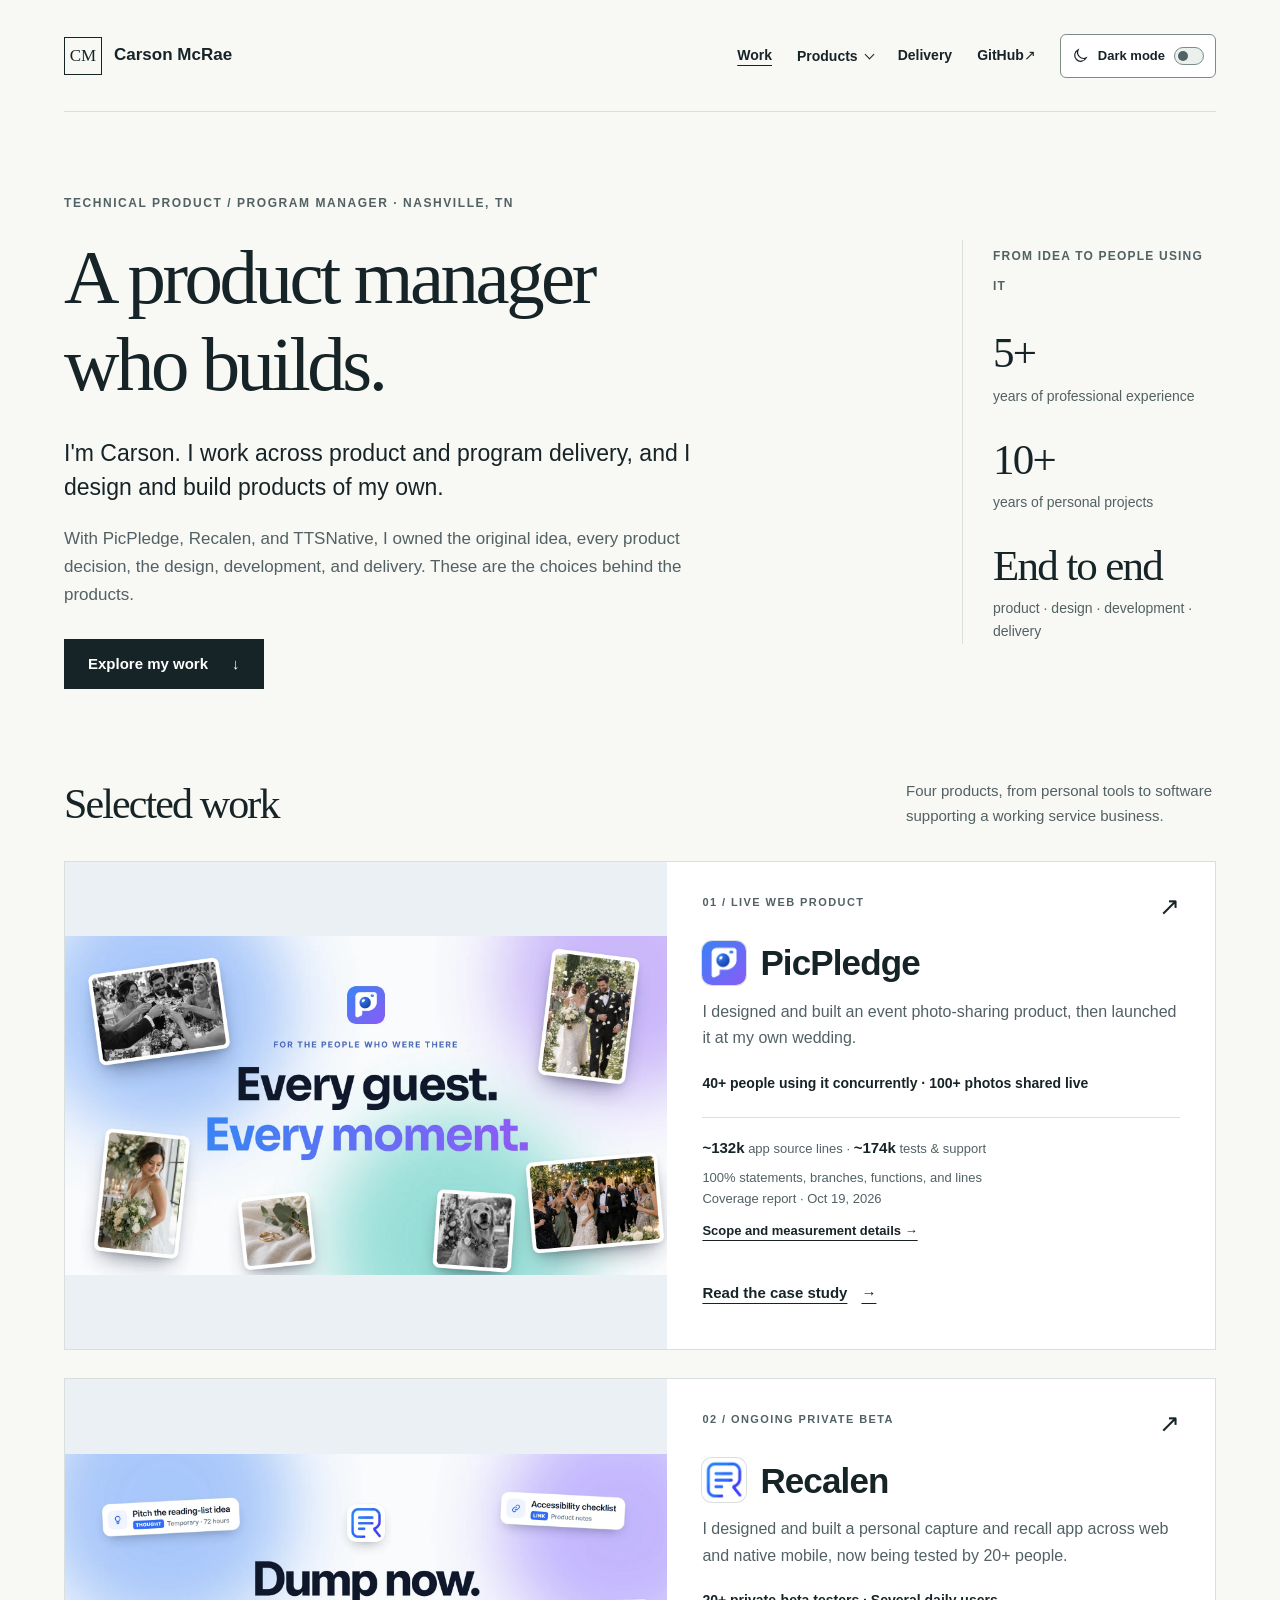
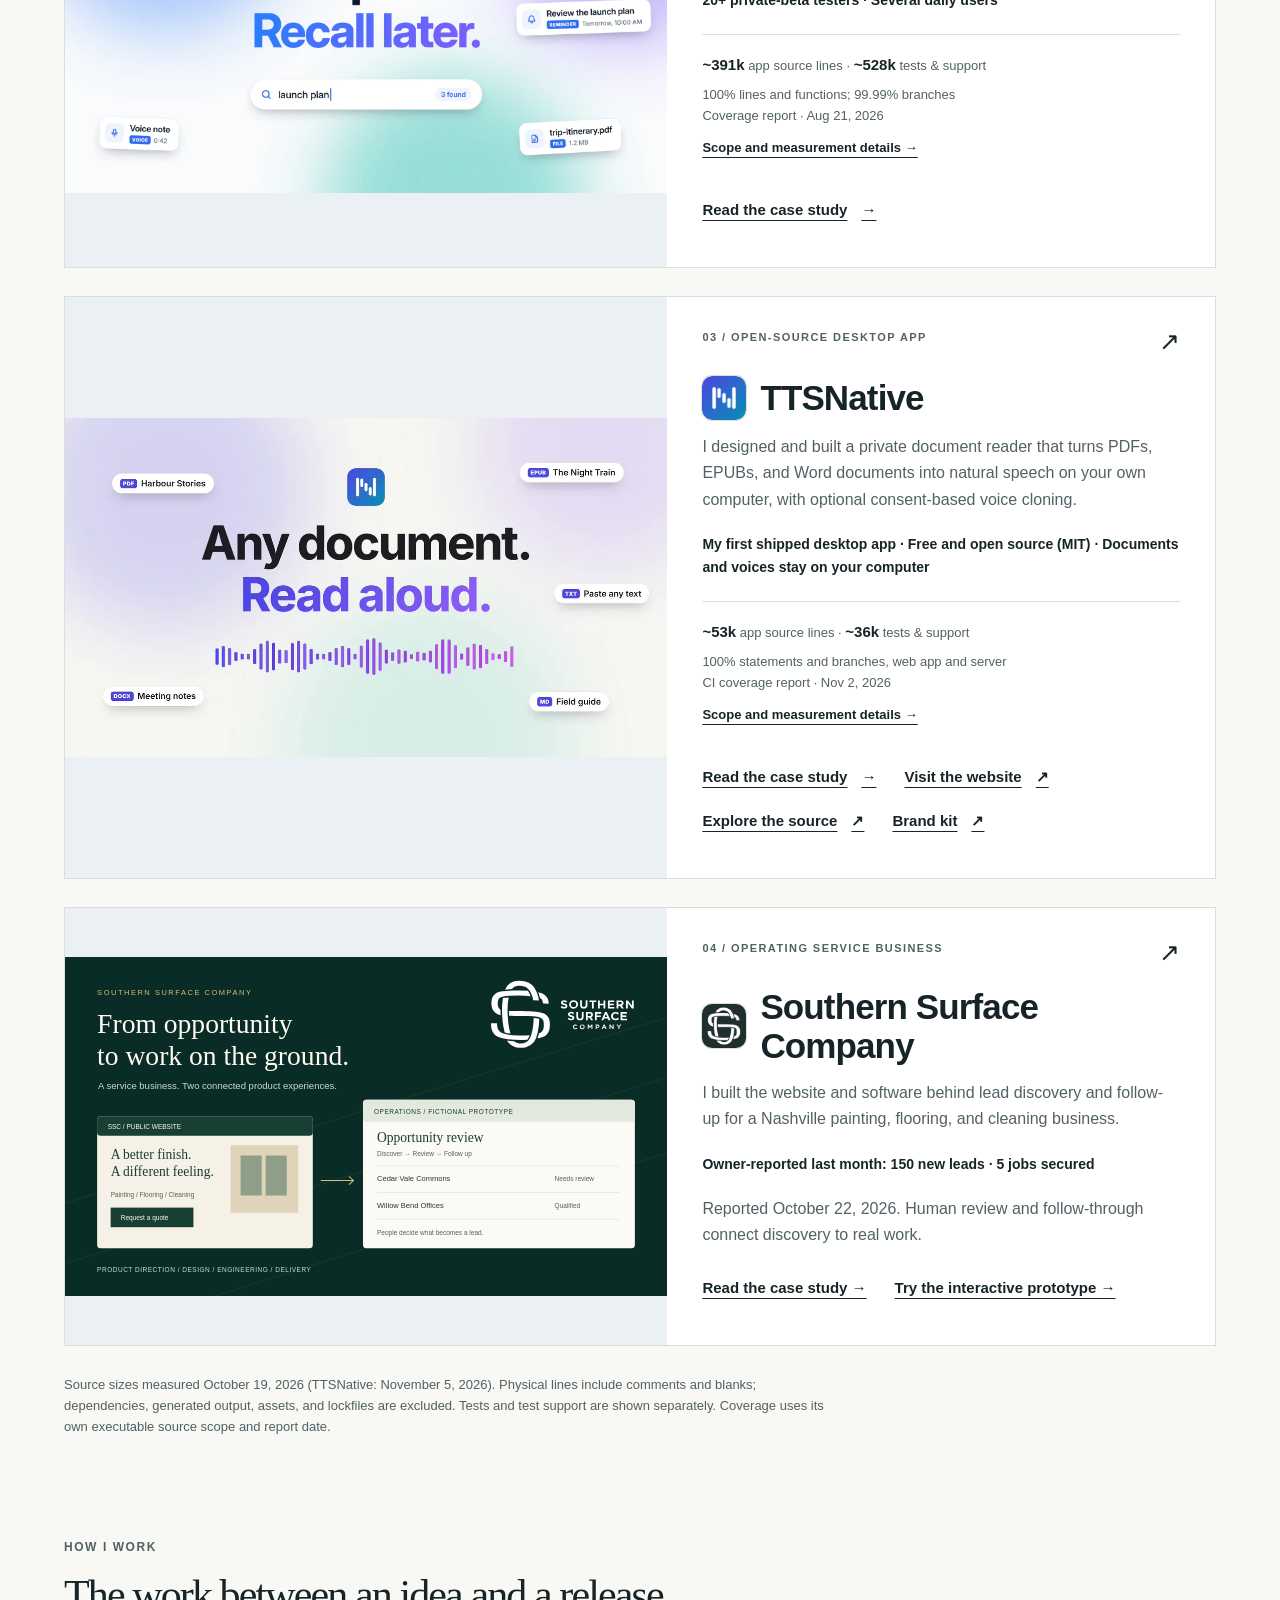
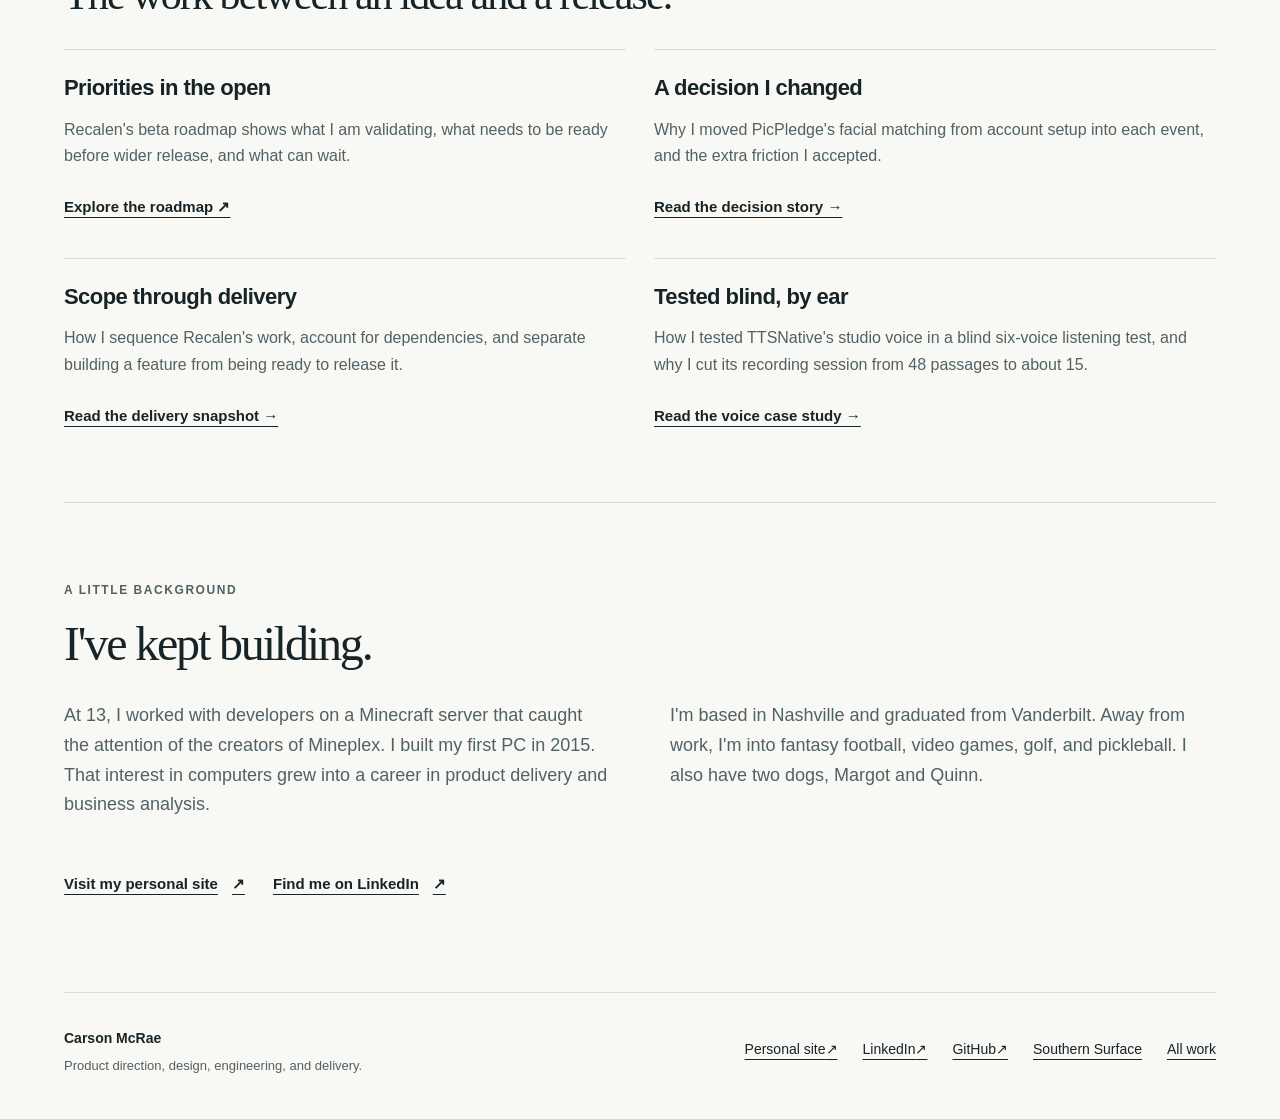
<file: index.html>
<!doctype html>
<!-- Purpose: Present Carson McRae's product work. Scope: Static, accessible portfolio content. Does NOT belong: Application runtime, private data, or authentication. -->
<html lang="en"><head><meta charset="utf-8"><meta name="viewport" content="width=device-width, initial-scale=1">
<title>Carson McRae | Product and Program Delivery</title><meta name="description" content="Product work by Carson McRae: Southern Surface Company, PicPledge, Recalen, and TTSNative. Independently owned from concept through design, development, and delivery."><link rel="canonical" href="https://carsonmcrae.github.io/">
<meta property="og:type" content="website"><meta property="og:title" content="Carson McRae | Product and Program Delivery"><meta property="og:description" content="Product work by Carson McRae: Southern Surface Company, PicPledge, Recalen, and TTSNative. Independently owned from concept through design, development, and delivery."><meta property="og:url" content="https://carsonmcrae.github.io/">
<meta name="theme-color" content="#f8f8f5"><meta name="color-scheme" content="light dark"><script src="theme.js?v=bcb7a6f37748"></script><script src="nav.js?v=b6e90ea67ac0" defer></script><link rel="icon" href="assets/favicon.svg" type="image/svg+xml"><link rel="stylesheet" href="styles.css?v=3ac64880b598"></head>
<body><a class="skip" href="#main">Skip to content</a>
<header class="site-header"><a class="wordmark" href="index.html" aria-label="Carson McRae, home"><span class="monogram" aria-hidden="true">CM</span> Carson McRae</a>
<nav aria-label="Main"><a href="index.html#work" aria-current="page">Work</a><details class="nav-menu"><summary>Products</summary><ul><li><a href="picpledge/"><img class="app-icon" src="assets/icons/picpledge.png" alt="" width="24" height="24" loading="lazy">PicPledge</a></li><li><a href="recalen/"><img class="app-icon" src="assets/icons/recalen.png" alt="" width="24" height="24" loading="lazy">Recalen</a></li><li><a href="ttsnative-case-study/"><img class="app-icon" src="assets/icons/ttsnative.png" alt="" width="24" height="24" loading="lazy">TTSNative</a></li><li><a href="southern-surface/"><img class="app-icon" src="assets/icons/southern-surface.png" alt="" width="24" height="24" loading="lazy">Southern Surface</a></li></ul></details><a href="delivery/">Delivery</a><a href="https://github.com/carsonmcrae">GitHub <span aria-hidden="true">↗</span></a></nav>
<button type="button" class="theme-toggle" data-theme-toggle aria-pressed="false" hidden><svg viewBox="0 0 24 24" fill="none" stroke="currentColor" stroke-width="1.7" aria-hidden="true"><path d="M20 15.3A8.5 8.5 0 0 1 8.7 4a8.5 8.5 0 1 0 11.3 11.3Z"/></svg><span>Dark mode</span><span class="theme-rail" aria-hidden="true"><span class="theme-knob"></span></span></button></header><main id="main" tabindex="-1">
<section class="home-hero"><div><p class="eyebrow">Technical Product / Program Manager · Nashville, TN</p>
<h1>A product manager<br>who builds.</h1><p class="intro">I'm Carson. I work across product and program delivery, and I design and build products of my own.</p>
<p class="hero-detail">With PicPledge, Recalen, and TTSNative, I owned the original idea, every product decision, the design, development, and delivery. These are the choices behind the products.</p>
<a class="button" href="#work">Explore my work <span aria-hidden="true">↓</span></a></div>
<aside class="hero-aside" aria-label="Experience"><span class="aside-label">From idea to people using it</span><dl><div><dt>5+</dt><dd>years of professional experience</dd></div><div><dt>10+</dt><dd>years of personal projects</dd></div><div><dt>End to end</dt><dd>product · design · development · delivery</dd></div></dl></aside></section>
<section id="work" class="work-section" aria-labelledby="work-title"><div class="section-heading"><h2 id="work-title">Selected work</h2><p>Four products, from personal tools to software supporting a working service business.</p></div><article class="project-card picpledge"><a class="project-art" href="picpledge/" aria-label="Read the PicPledge case study"><img src="assets/picpledge-poster.webp?v=fccc6423f04b" alt="PicPledge promotional artwork showing a shared wedding album" loading="lazy" width="1200" height="675"></a>
<div class="project-copy"><div class="card-top"><span class="eyebrow">01 / Live web product</span><span class="arrow" aria-hidden="true">↗</span></div>
<h3><img class="app-icon" src="assets/icons/picpledge.png" alt="" width="44" height="44"><a href="picpledge/">PicPledge</a></h3><p>I designed and built an event photo-sharing product, then launched it at my own wedding.</p>
<p class="project-fact">40+ people using it concurrently · 100+ photos shared live</p>
<div class="engineering-glance"><p><strong>~132k</strong> app source lines · <strong>~174k</strong> tests &amp; support</p>
<p>100% statements, branches, functions, and lines<br><span>Coverage report · Oct 19, 2026</span></p>
<a href="picpledge/#engineering">Scope and measurement details →</a></div>
<a class="text-link" href="picpledge/">Read the case study <span aria-hidden="true">→</span></a></div></article><article class="project-card recalen"><a class="project-art" href="recalen/" aria-label="Read the Recalen case study"><img src="assets/recalen-poster.webp" alt="Recalen promotional artwork: dump now, recall later" loading="lazy" width="1200" height="675"></a>
<div class="project-copy"><div class="card-top"><span class="eyebrow">02 / Ongoing private beta</span><span class="arrow" aria-hidden="true">↗</span></div>
<h3><img class="app-icon" src="assets/icons/recalen.png" alt="" width="44" height="44"><a href="recalen/">Recalen</a></h3><p>I designed and built a personal capture and recall app across web and native mobile, now being tested by 20+ people.</p>
<p class="project-fact">20+ private-beta testers · Several daily users</p>
<div class="engineering-glance"><p><strong>~391k</strong> app source lines · <strong>~528k</strong> tests &amp; support</p>
<p>100% lines and functions; 99.99% branches<br><span>Coverage report · Aug 21, 2026</span></p>
<a href="recalen/#engineering">Scope and measurement details →</a></div>
<a class="text-link" href="recalen/">Read the case study <span aria-hidden="true">→</span></a></div></article><article class="project-card ttsnative"><a class="project-art" href="ttsnative-case-study/" aria-label="Read the TTSNative case study"><img src="assets/ttsnative/ttsnative-poster.webp" alt="TTSNative promotional artwork: any document, read aloud" loading="lazy" width="1200" height="675"></a>
<div class="project-copy"><div class="card-top"><span class="eyebrow">03 / Open-source desktop app</span><span class="arrow" aria-hidden="true">↗</span></div>
<h3><img class="app-icon" src="assets/icons/ttsnative.png" alt="" width="44" height="44"><a href="ttsnative-case-study/">TTSNative</a></h3><p>I designed and built a private document reader that turns PDFs, EPUBs, and Word documents into natural speech on your own computer, with optional consent-based voice cloning.</p>
<p class="project-fact">My first shipped desktop app · Free and open source (MIT) · Documents and voices stay on your computer</p>
<div class="engineering-glance"><p><strong>~53k</strong> app source lines · <strong>~36k</strong> tests &amp; support</p>
<p>100% statements and branches, web app and server<br><span>CI coverage report · Nov 2, 2026</span></p>
<a href="ttsnative-case-study/#engineering">Scope and measurement details →</a></div>
<div class="card-links"><a class="text-link" href="ttsnative-case-study/">Read the case study <span aria-hidden="true">→</span></a><a class="text-link" href="https://ttsnative.com/">Visit the website <span aria-hidden="true">↗</span></a><a class="text-link" href="https://github.com/carsonmcrae/ttsnative">Explore the source <span aria-hidden="true">↗</span></a><a class="text-link" href="https://github.com/carsonmcrae/ttsnative/tree/main/brand">Brand kit <span aria-hidden="true">↗</span></a></div></div></article><article class="project-card southern-surface"><a class="project-art" href="southern-surface/" aria-label="Read the Southern Surface Company case study"><img src="assets/southern-surface/overview.svg?v=2a8c88d6e269" alt="Southern Surface conceptual artwork connecting a service website with human-reviewed lead operations" loading="lazy" width="1200" height="675"></a>
<div class="project-copy"><div class="card-top"><span class="eyebrow">04 / Operating service business</span><span class="arrow" aria-hidden="true">↗</span></div>
<h3><img class="app-icon" src="assets/icons/southern-surface.png" alt="" width="44" height="44"><a href="southern-surface/">Southern Surface Company</a></h3><p>I built the website and software behind lead discovery and follow-up for a Nashville painting, flooring, and cleaning business.</p>
<p class="project-fact">Owner-reported last month: 150 new leads · 5 jobs secured</p>
<p>Reported October 22, 2026. Human review and follow-through connect discovery to real work.</p>
<div class="card-links"><a class="text-link" href="southern-surface/">Read the case study →</a><a class="text-link" href="southern-surface/demo/">Try the interactive prototype →</a></div></div></article><p class="work-measurement">Source sizes measured October 19, 2026 (TTSNative: November 5, 2026). Physical lines include comments and blanks; dependencies, generated output, assets, and lockfiles are excluded. Tests and test support are shown separately. Coverage uses its own executable source scope and report date.</p></section>
<section class="evidence-section" aria-labelledby="evidence-title">
<p class="eyebrow">How I work</p><h2 id="evidence-title">The work between an idea and a release.</h2>
<div class="evidence-grid"><article><h3>Priorities in the open</h3><p>Recalen's beta roadmap shows what I am validating, what needs to be ready before wider release, and what can wait.</p><a class="text-link" href="https://github.com/users/carsonmcrae/projects/1">Explore the roadmap ↗</a></article>
<article><h3>A decision I changed</h3><p>Why I moved PicPledge's facial matching from account setup into each event, and the extra friction I accepted.</p><a class="text-link" href="picpledge/#iteration">Read the decision story →</a></article>
<article><h3>Scope through delivery</h3><p>How I sequence Recalen's work, account for dependencies, and separate building a feature from being ready to release it.</p><a class="text-link" href="delivery/">Read the delivery snapshot →</a></article>
<article><h3>Tested blind, by ear</h3><p>How I tested TTSNative's studio voice in a blind six-voice listening test, and why I cut its recording session from 48 passages to about 15.</p><a class="text-link" href="studio-voice/">Read the voice case study →</a></article></div></section><section class="about-section" aria-labelledby="about-title"><p class="eyebrow">A little background</p><h2 id="about-title">I've kept building.</h2><div class="about-columns"><p>At 13, I worked with developers on a Minecraft server that caught the attention of the creators of Mineplex. I built my first PC in 2015. That interest in computers grew into a career in product delivery and business analysis.</p><p>I'm based in Nashville and graduated from Vanderbilt. Away from work, I'm into fantasy football, video games, golf, and pickleball. I also have two dogs, Margot and Quinn.</p></div><div class="card-links"><a class="text-link" href="https://wcarsonmcrae.com/">Visit my personal site <span aria-hidden="true">↗</span></a><a class="text-link" href="https://www.linkedin.com/in/carsonmcrae/">Find me on LinkedIn <span aria-hidden="true">↗</span></a></div></section>
</main><footer class="site-footer"><div><strong>Carson McRae</strong><p>Product direction, design, engineering, and delivery.</p></div>
<div><a href="https://wcarsonmcrae.com/">Personal site <span aria-hidden="true">↗</span></a><a href="https://www.linkedin.com/in/carsonmcrae/">LinkedIn <span aria-hidden="true">↗</span></a><a href="https://github.com/carsonmcrae">GitHub <span aria-hidden="true">↗</span></a><a href="southern-surface/">Southern Surface</a><a href="index.html">All work</a></div></footer></body></html>
</file>
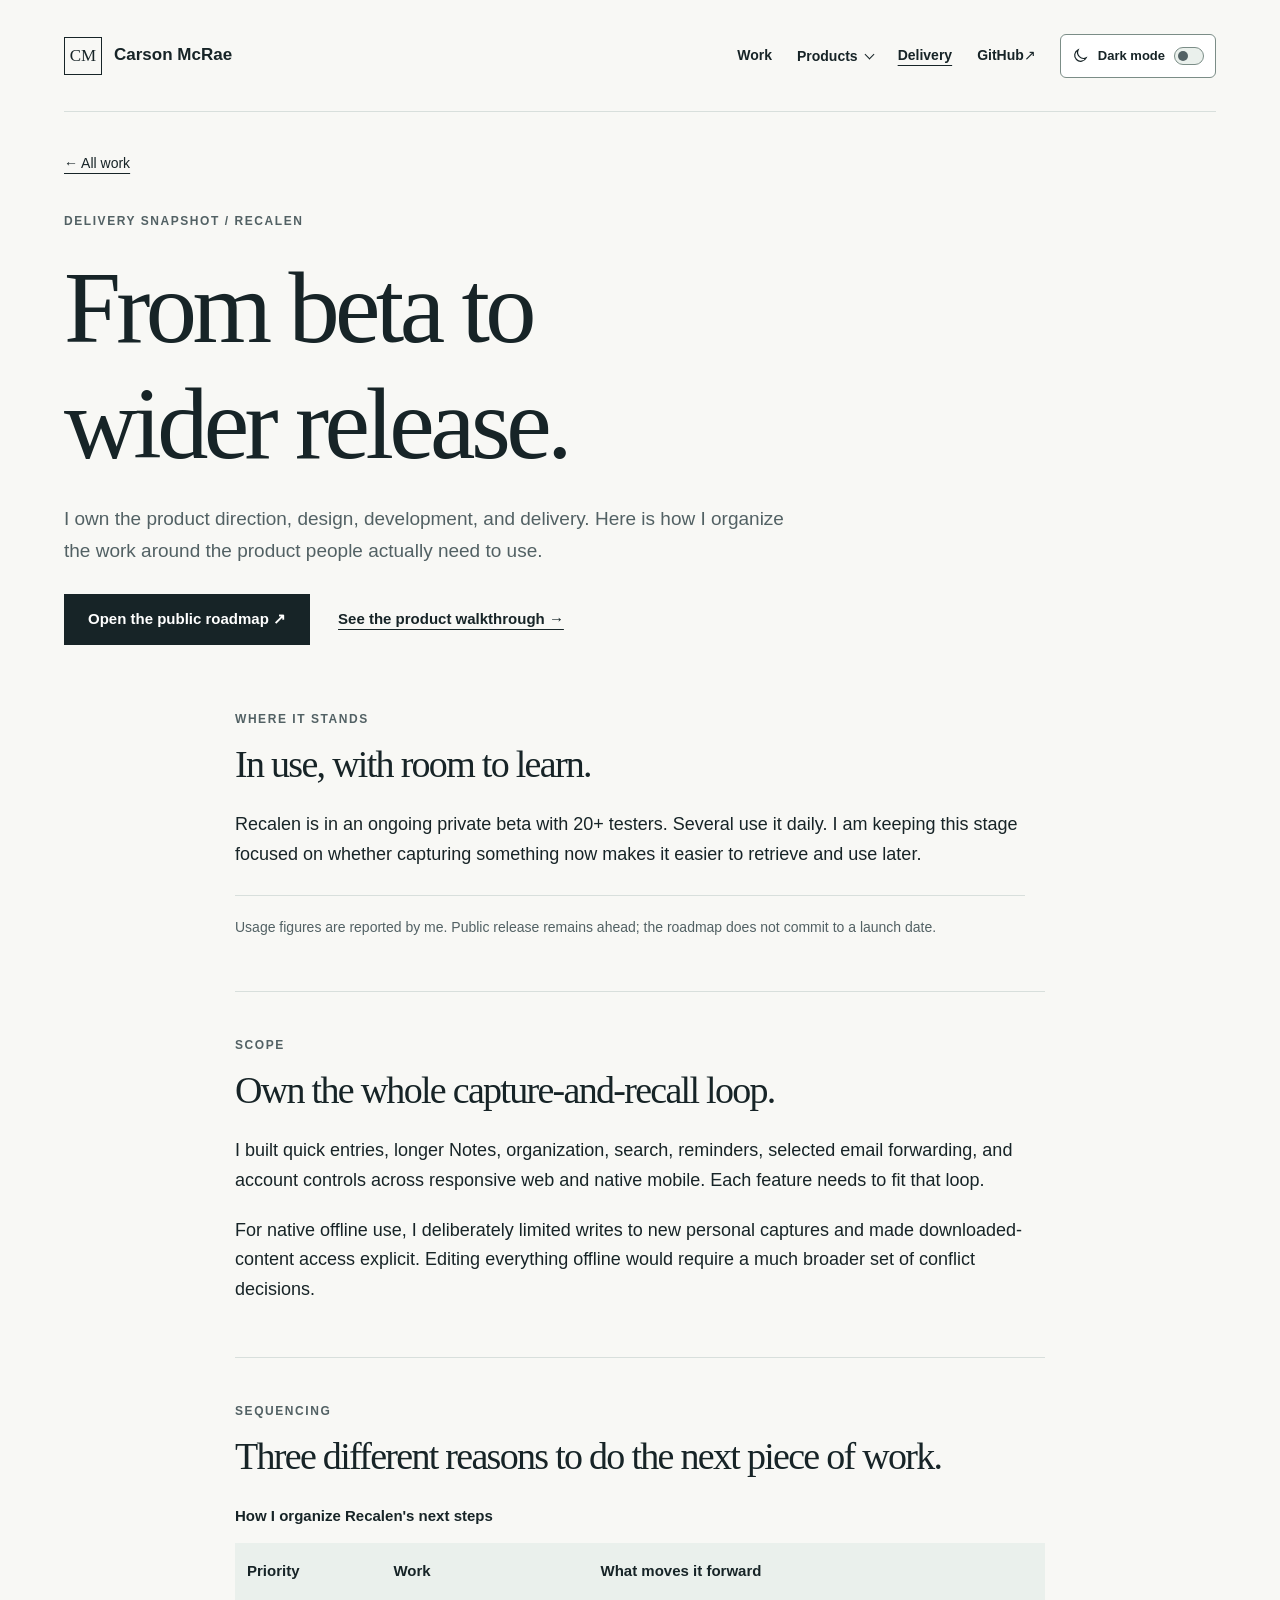
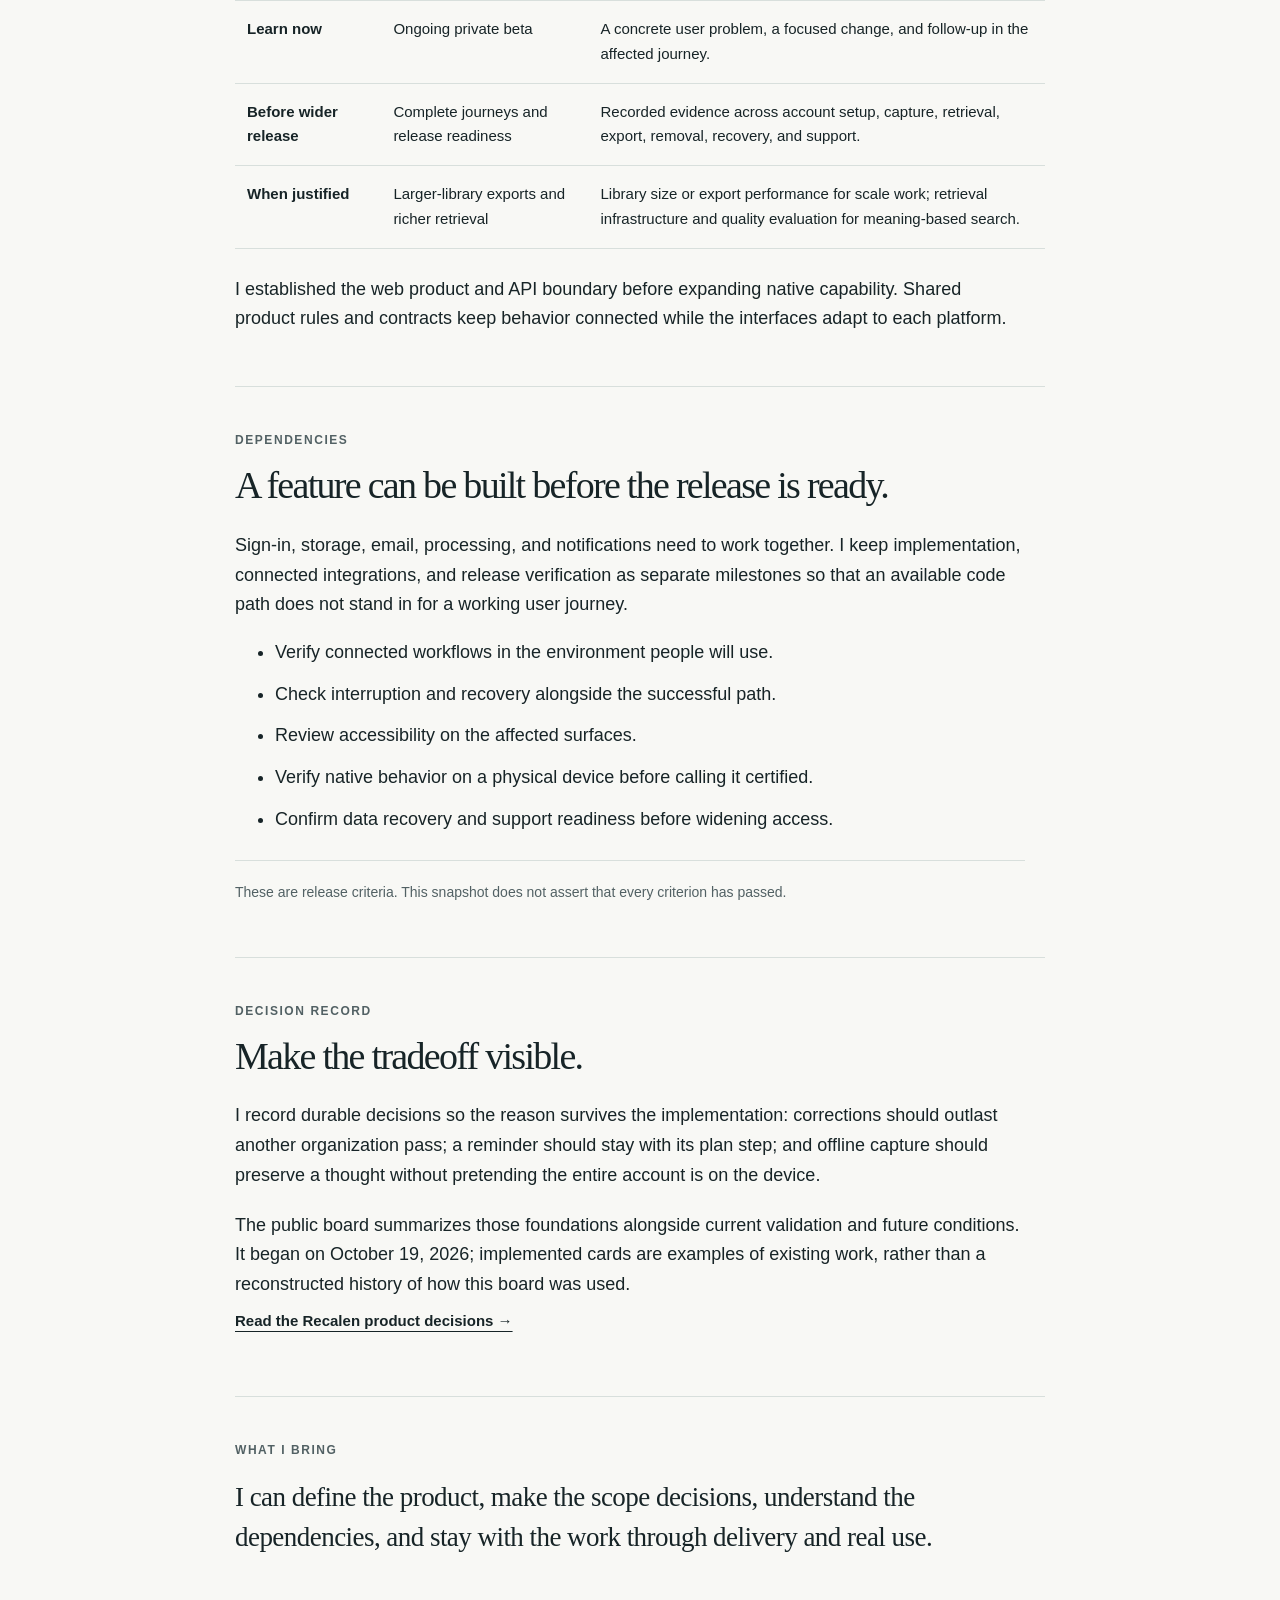
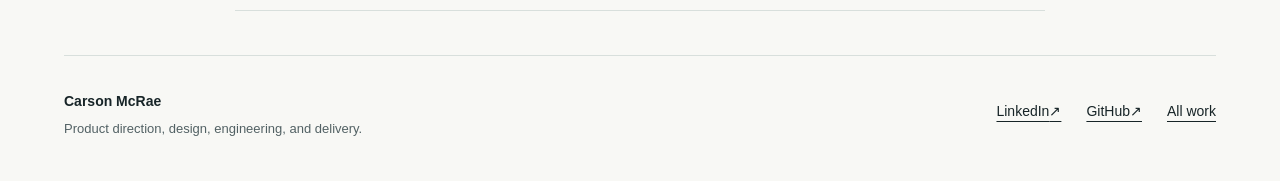
<file: delivery/index.html>
<!doctype html>
<!-- Purpose: Present Carson McRae's product work. Scope: Static, accessible portfolio content. Does NOT belong: Application runtime, private data, or authentication. -->
<html lang="en"><head><meta charset="utf-8"><meta name="viewport" content="width=device-width, initial-scale=1">
<title>Recalen delivery snapshot | Carson McRae</title><meta name="description" content="How Carson McRae sequences Recalen&#x27;s product scope, dependencies, beta learning, and wider-release readiness."><link rel="canonical" href="https://carsonmcrae.github.io/delivery/">
<meta property="og:type" content="website"><meta property="og:title" content="Recalen delivery snapshot | Carson McRae"><meta property="og:description" content="How Carson McRae sequences Recalen&#x27;s product scope, dependencies, beta learning, and wider-release readiness."><meta property="og:url" content="https://carsonmcrae.github.io/delivery/">
<meta name="theme-color" content="#f8f8f5"><meta name="color-scheme" content="light dark"><script src="../theme.js?v=bcb7a6f37748"></script><script src="../nav.js?v=b6e90ea67ac0" defer></script><link rel="icon" href="../assets/favicon.svg" type="image/svg+xml"><link rel="stylesheet" href="../styles.css?v=3ac64880b598"></head>
<body><a class="skip" href="#main">Skip to content</a>
<header class="site-header"><a class="wordmark" href="../index.html" aria-label="Carson McRae, home"><span class="monogram" aria-hidden="true">CM</span> Carson McRae</a>
<nav aria-label="Main"><a href="../index.html#work">Work</a><details class="nav-menu"><summary>Products</summary><ul><li><a href="../picpledge/"><img class="app-icon" src="../assets/icons/picpledge.png" alt="" width="24" height="24" loading="lazy">PicPledge</a></li><li><a href="../recalen/"><img class="app-icon" src="../assets/icons/recalen.png" alt="" width="24" height="24" loading="lazy">Recalen</a></li><li><a href="../ttsnative-case-study/"><img class="app-icon" src="../assets/icons/ttsnative.png" alt="" width="24" height="24" loading="lazy">TTSNative</a></li><li><a href="../southern-surface/"><img class="app-icon" src="../assets/icons/southern-surface.png" alt="" width="24" height="24" loading="lazy">Southern Surface</a></li></ul></details><a href="../delivery/" aria-current="page">Delivery</a><a href="https://github.com/carsonmcrae">GitHub <span aria-hidden="true">↗</span></a></nav>
<button type="button" class="theme-toggle" data-theme-toggle aria-pressed="false" hidden><svg viewBox="0 0 24 24" fill="none" stroke="currentColor" stroke-width="1.7" aria-hidden="true"><path d="M20 15.3A8.5 8.5 0 0 1 8.7 4a8.5 8.5 0 1 0 11.3 11.3Z"/></svg><span>Dark mode</span><span class="theme-rail" aria-hidden="true"><span class="theme-knob"></span></span></button></header><main id="main" tabindex="-1"><section class="case-hero"><a class="back-link" href="../index.html#work">← All work</a><p class="eyebrow">Delivery snapshot / Recalen</p>
<h1>From beta to<br>wider release.</h1><p class="case-summary">I own the product direction, design, development, and delivery. Here is how I organize the work around the product people actually need to use.</p><div class="case-links"><a class="button" href="https://github.com/users/carsonmcrae/projects/1">Open the public roadmap ↗</a><a class="text-link" href="../recalen/#walkthrough">See the product walkthrough →</a></div></section>
<div class="delivery-content"><section class="reading-section"><p class="eyebrow">Where it stands</p><h2>In use, with room to learn.</h2>
<p>Recalen is in an ongoing private beta with 20+ testers. Several use it daily. I am keeping this stage focused on whether capturing something now makes it easier to retrieve and use later.</p><p class="status-note">Usage figures are reported by me. Public release remains ahead; the roadmap does not commit to a launch date.</p></section>
<section class="reading-section"><p class="eyebrow">Scope</p><h2>Own the whole capture-and-recall loop.</h2>
<p>I built quick entries, longer Notes, organization, search, reminders, selected email forwarding, and account controls across responsive web and native mobile. Each feature needs to fit that loop.</p><p>For native offline use, I deliberately limited writes to new personal captures and made downloaded-content access explicit. Editing everything offline would require a much broader set of conflict decisions.</p></section>
<section class="reading-section"><p class="eyebrow">Sequencing</p><h2>Three different reasons to do the next piece of work.</h2>
<div class="priority-table"><table><caption>How I organize Recalen's next steps</caption><thead><tr><th scope="col">Priority</th><th scope="col">Work</th><th scope="col">What moves it forward</th></tr></thead><tbody>
<tr><th scope="row">Learn now</th><td>Ongoing private beta</td><td>A concrete user problem, a focused change, and follow-up in the affected journey.</td></tr>
<tr><th scope="row">Before wider release</th><td>Complete journeys and release readiness</td><td>Recorded evidence across account setup, capture, retrieval, export, removal, recovery, and support.</td></tr>
<tr><th scope="row">When justified</th><td>Larger-library exports and richer retrieval</td><td>Library size or export performance for scale work; retrieval infrastructure and quality evaluation for meaning-based search.</td></tr></tbody></table></div>
<p>I established the web product and API boundary before expanding native capability. Shared product rules and contracts keep behavior connected while the interfaces adapt to each platform.</p></section>
<section class="reading-section"><p class="eyebrow">Dependencies</p><h2>A feature can be built before the release is ready.</h2>
<p>Sign-in, storage, email, processing, and notifications need to work together. I keep implementation, connected integrations, and release verification as separate milestones so that an available code path does not stand in for a working user journey.</p>
<ul><li>Verify connected workflows in the environment people will use.</li><li>Check interruption and recovery alongside the successful path.</li><li>Review accessibility on the affected surfaces.</li><li>Verify native behavior on a physical device before calling it certified.</li><li>Confirm data recovery and support readiness before widening access.</li></ul>
<p class="status-note">These are release criteria. This snapshot does not assert that every criterion has passed.</p></section>
<section class="reading-section"><p class="eyebrow">Decision record</p><h2>Make the tradeoff visible.</h2><p>I record durable decisions so the reason survives the implementation: corrections should outlast another organization pass; a reminder should stay with its plan step; and offline capture should preserve a thought without pretending the entire account is on the device.</p>
<p>The public board summarizes those foundations alongside current validation and future conditions. It began on October 19, 2026; implemented cards are examples of existing work, rather than a reconstructed history of how this board was used.</p>
<a class="text-link" href="../recalen/#decisions">Read the Recalen product decisions →</a></section>
<section class="reading-section reflection"><p class="eyebrow">What I bring</p><p>I can define the product, make the scope decisions, understand the dependencies, and stay with the work through delivery and real use.</p></section></div></main><footer class="site-footer"><div><strong>Carson McRae</strong><p>Product direction, design, engineering, and delivery.</p></div>
<div><a href="https://www.linkedin.com/in/carsonmcrae/">LinkedIn <span aria-hidden="true">↗</span></a><a href="https://github.com/carsonmcrae">GitHub <span aria-hidden="true">↗</span></a><a href="../index.html">All work</a></div></footer></body></html>
</file>
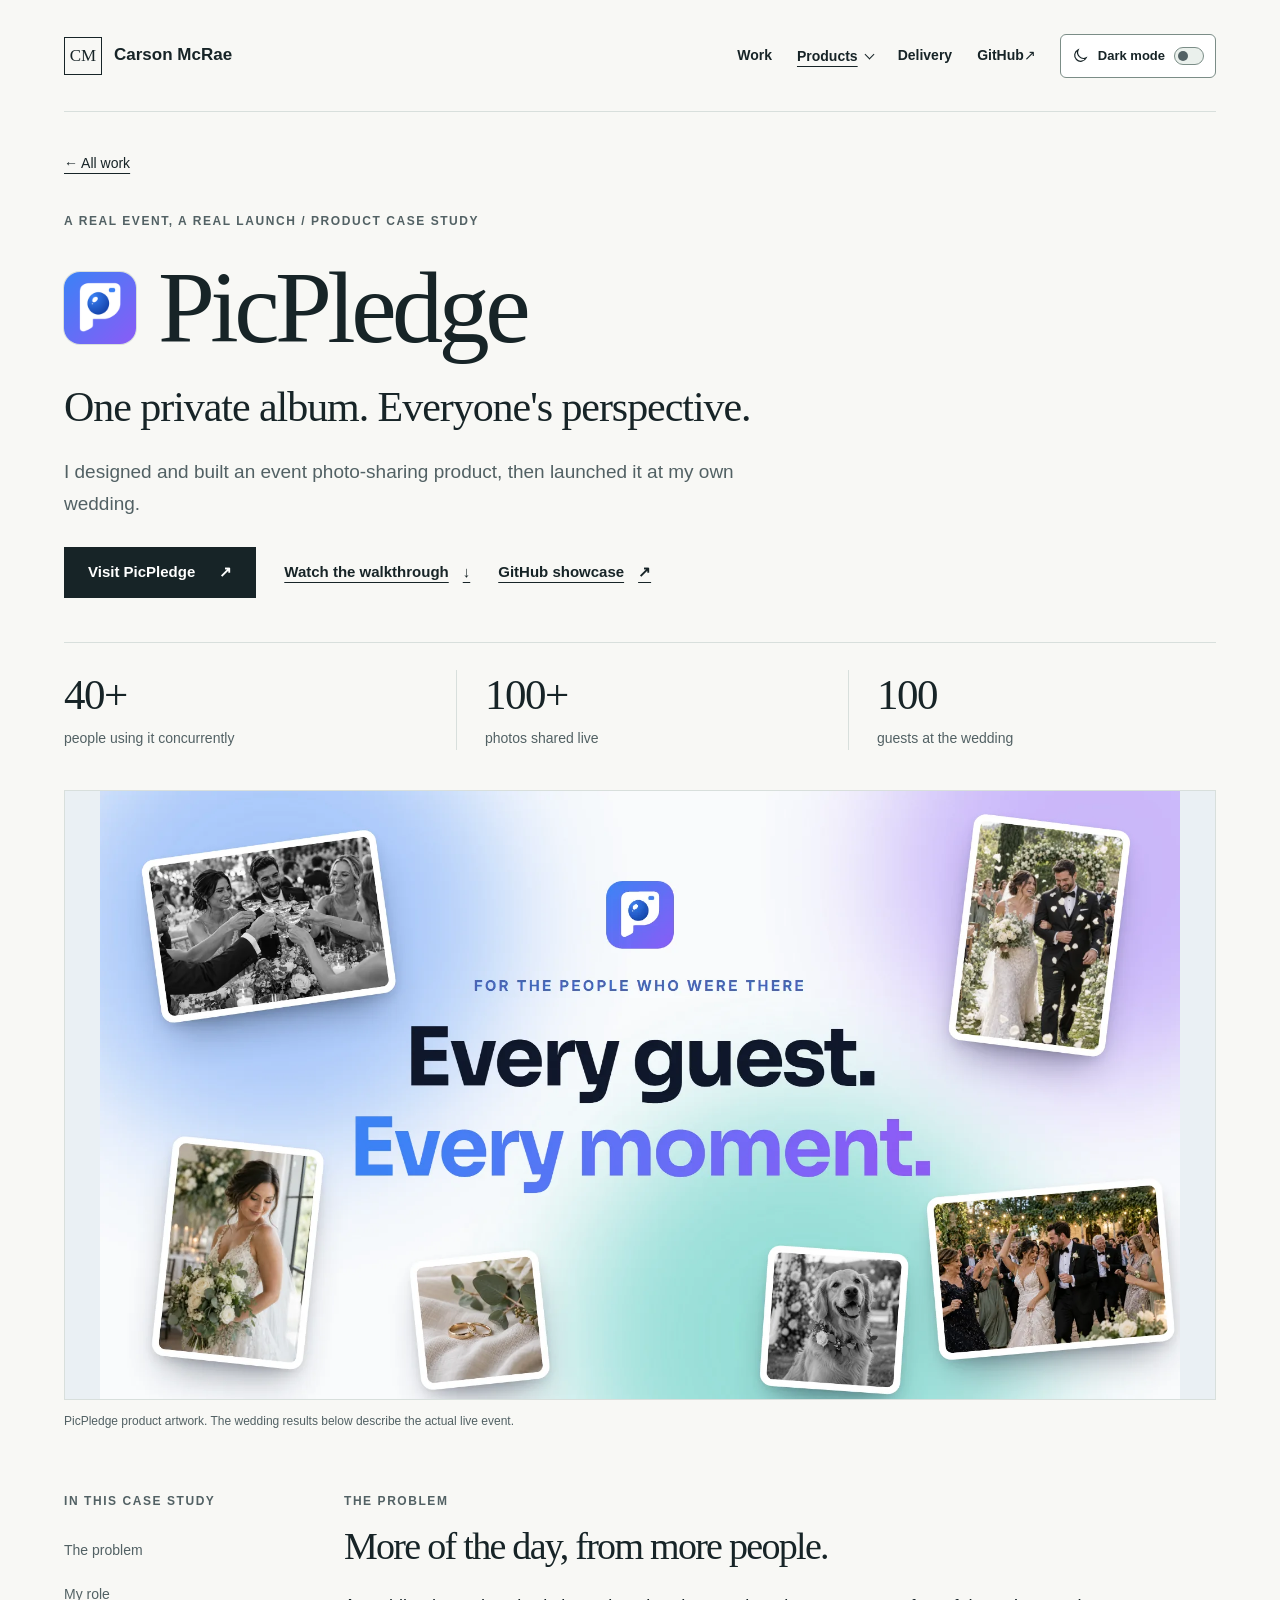
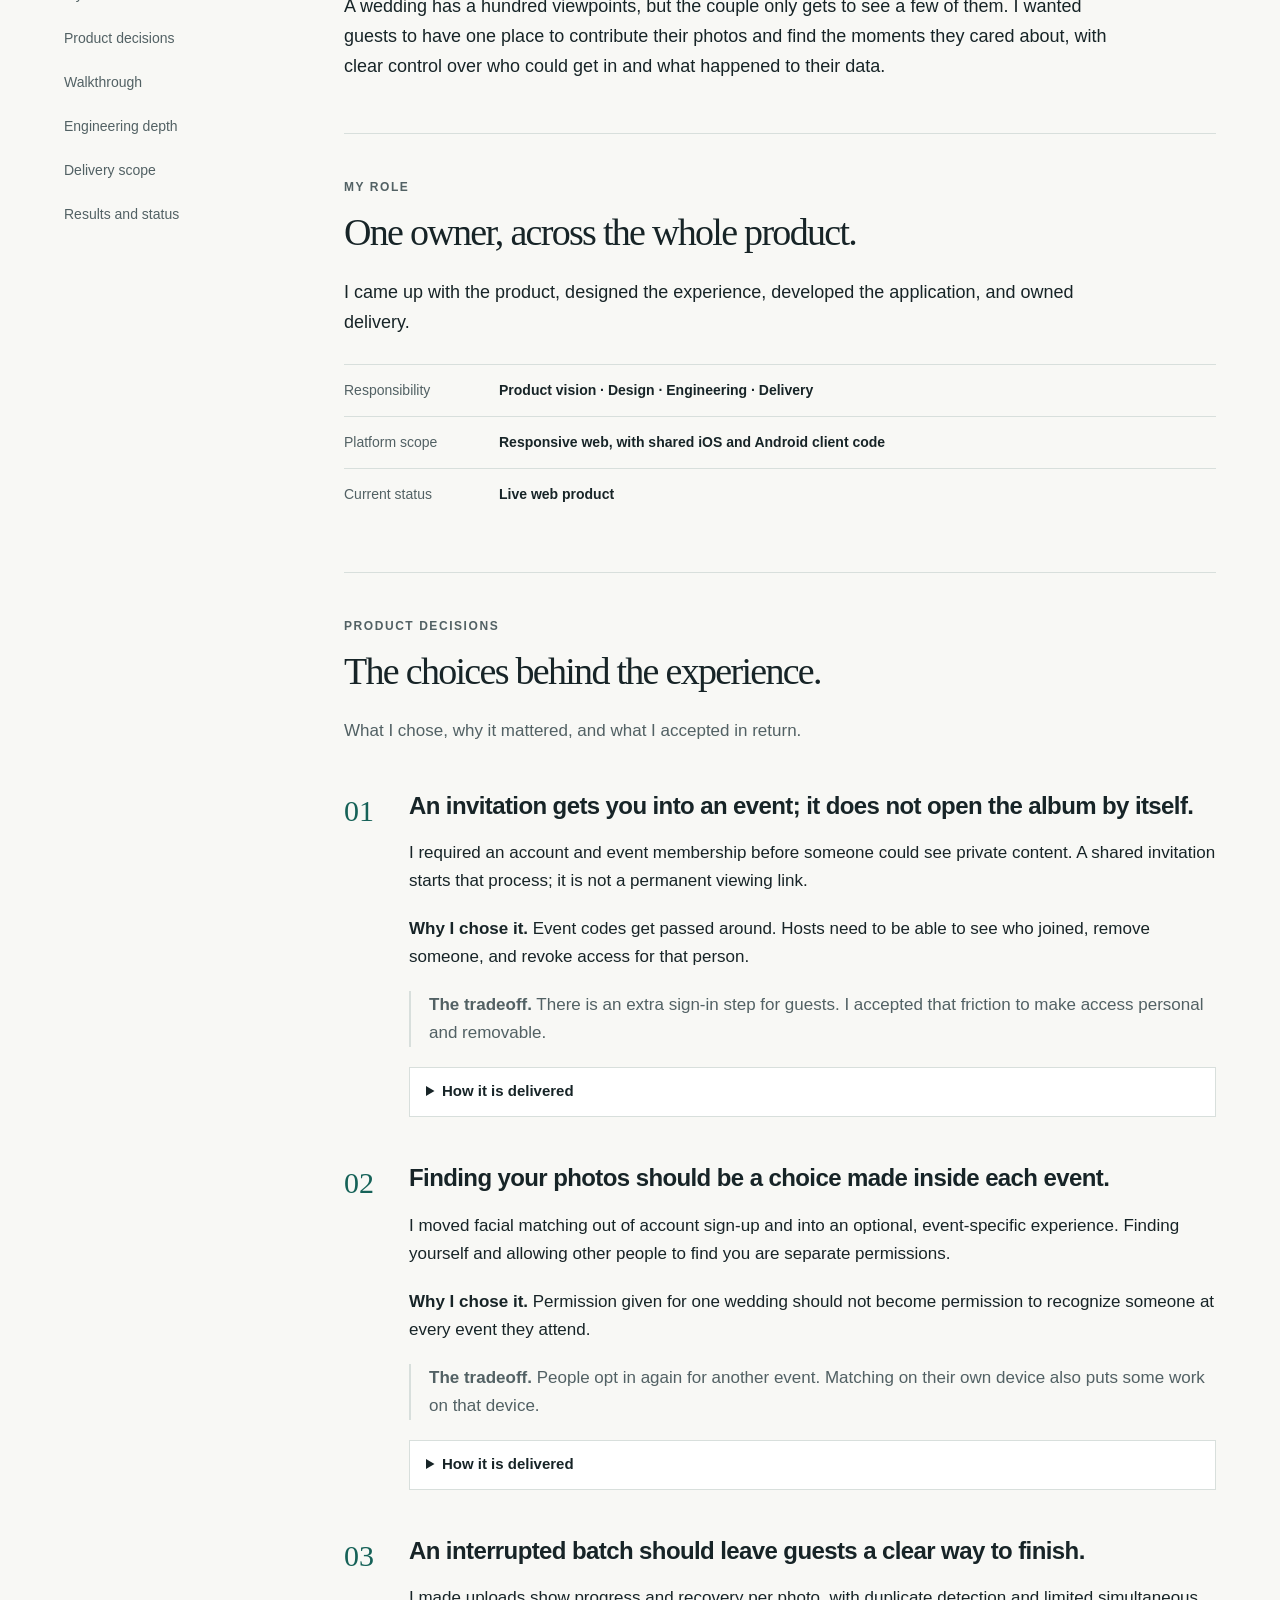
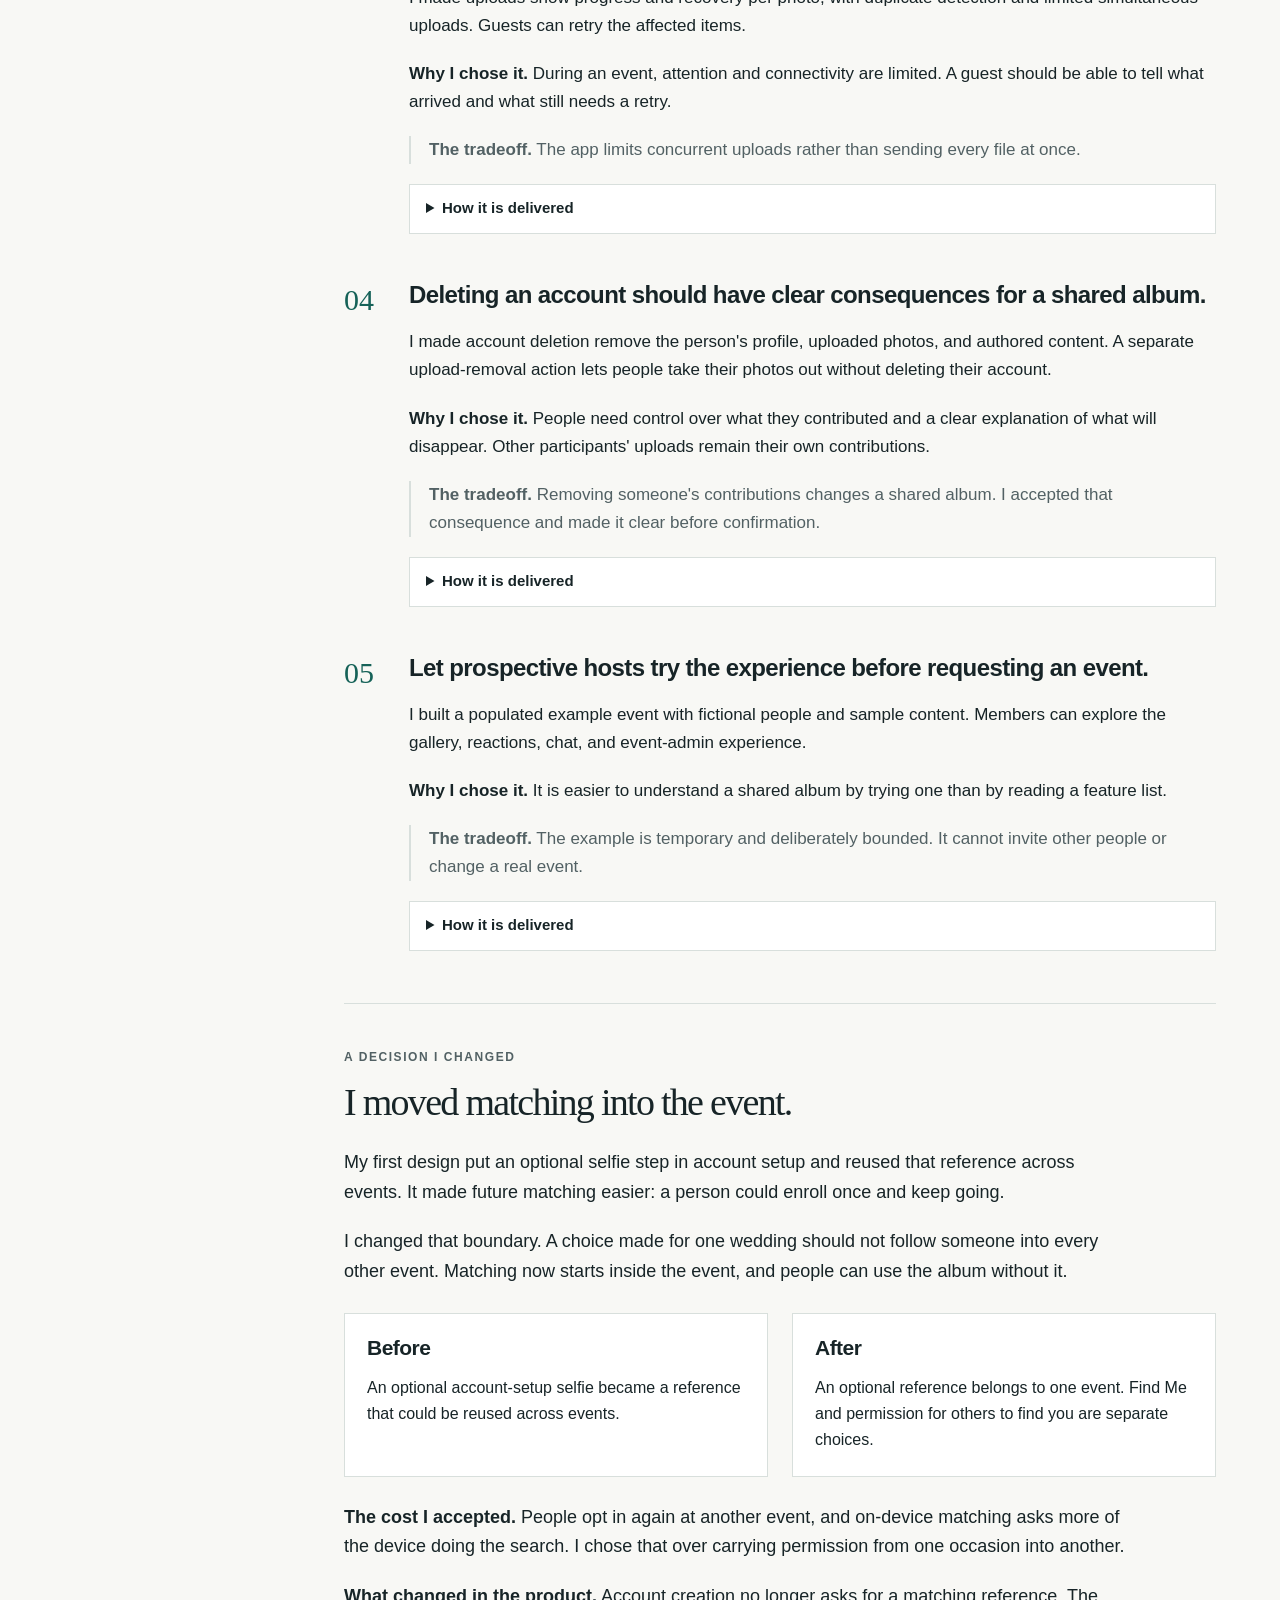
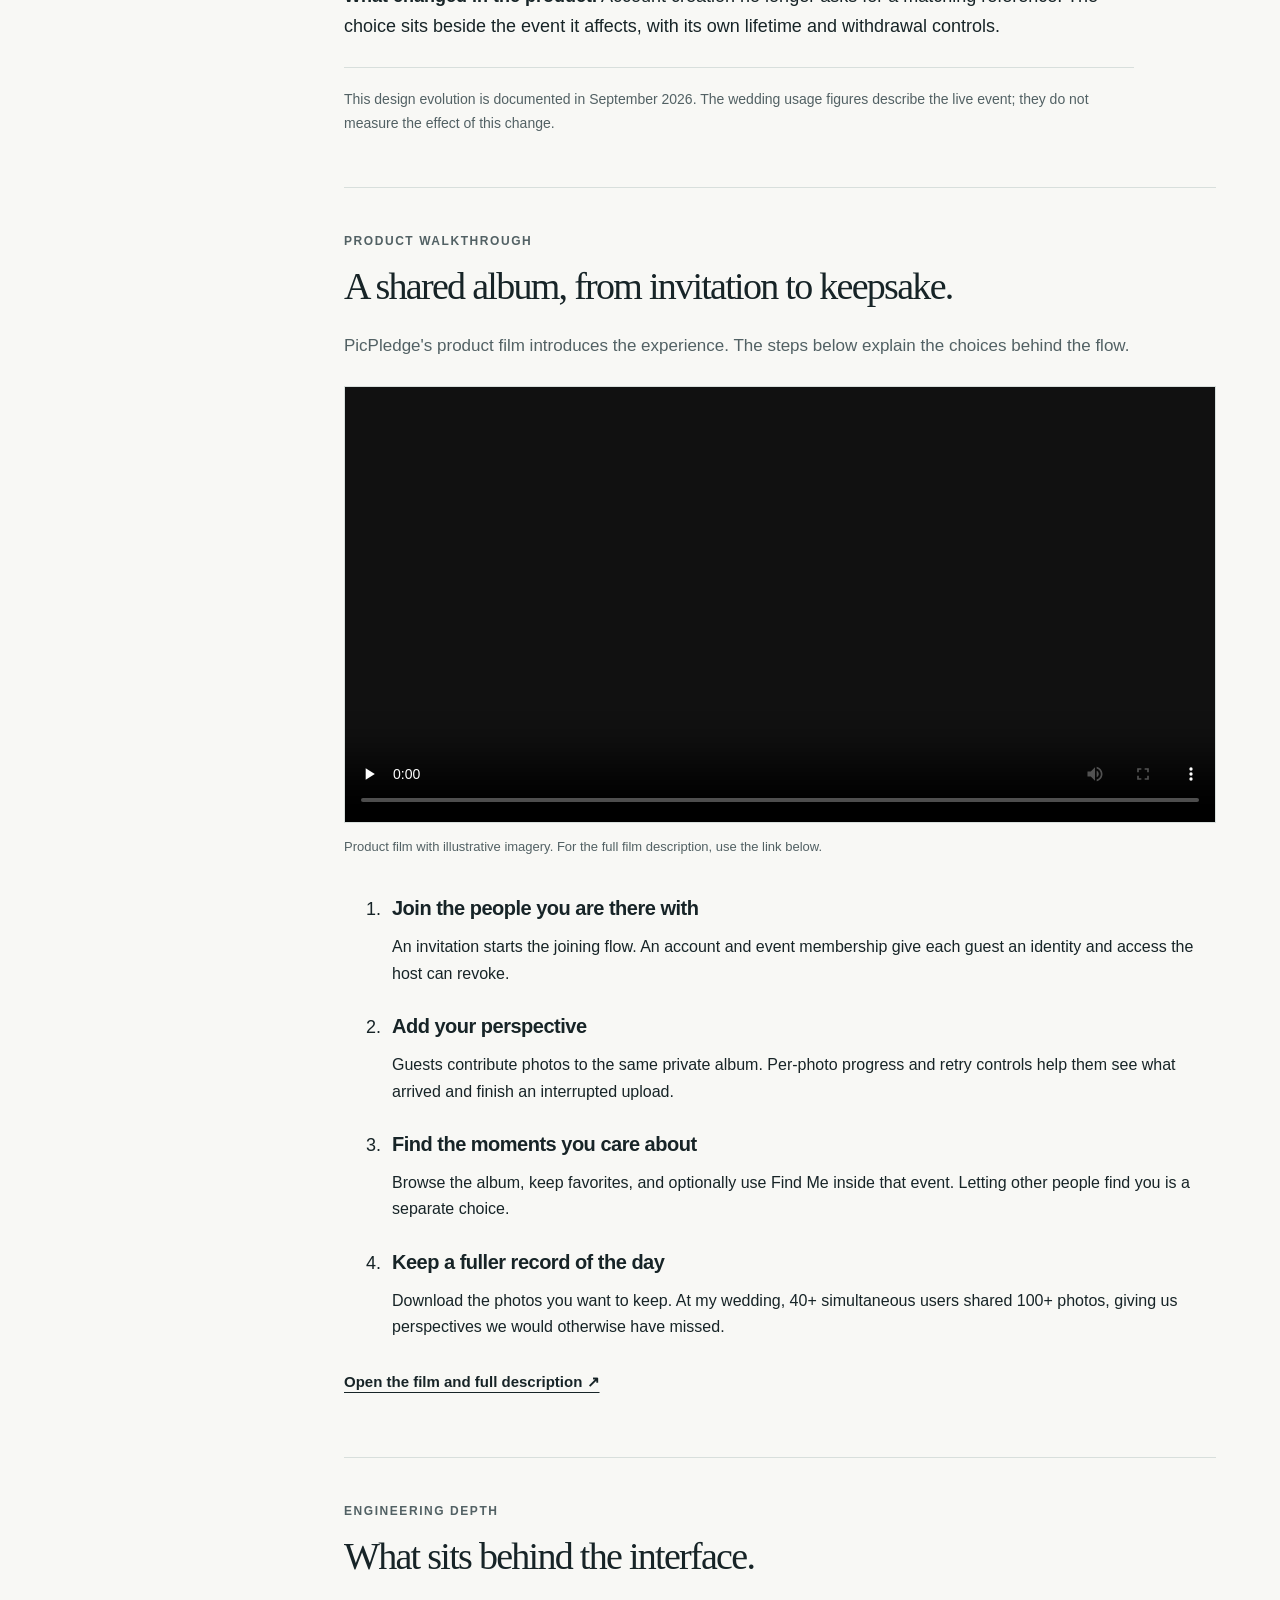
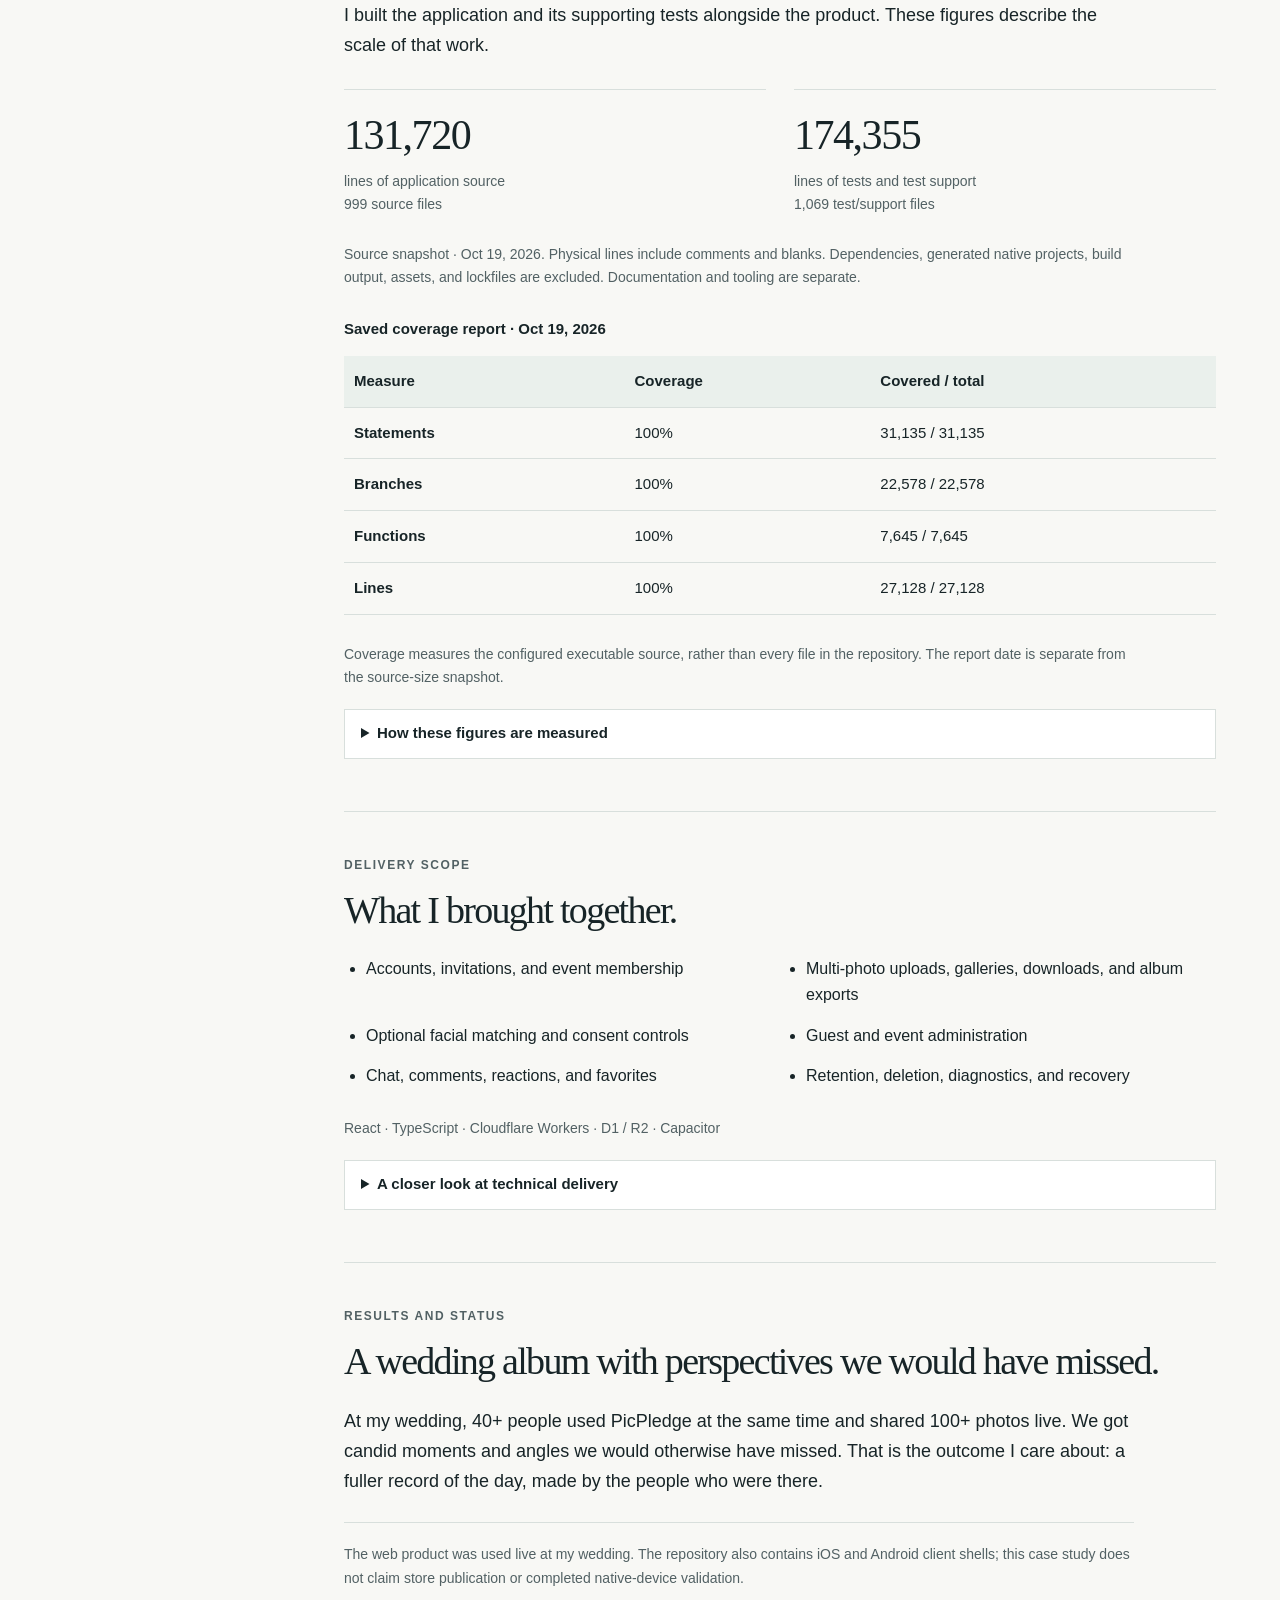
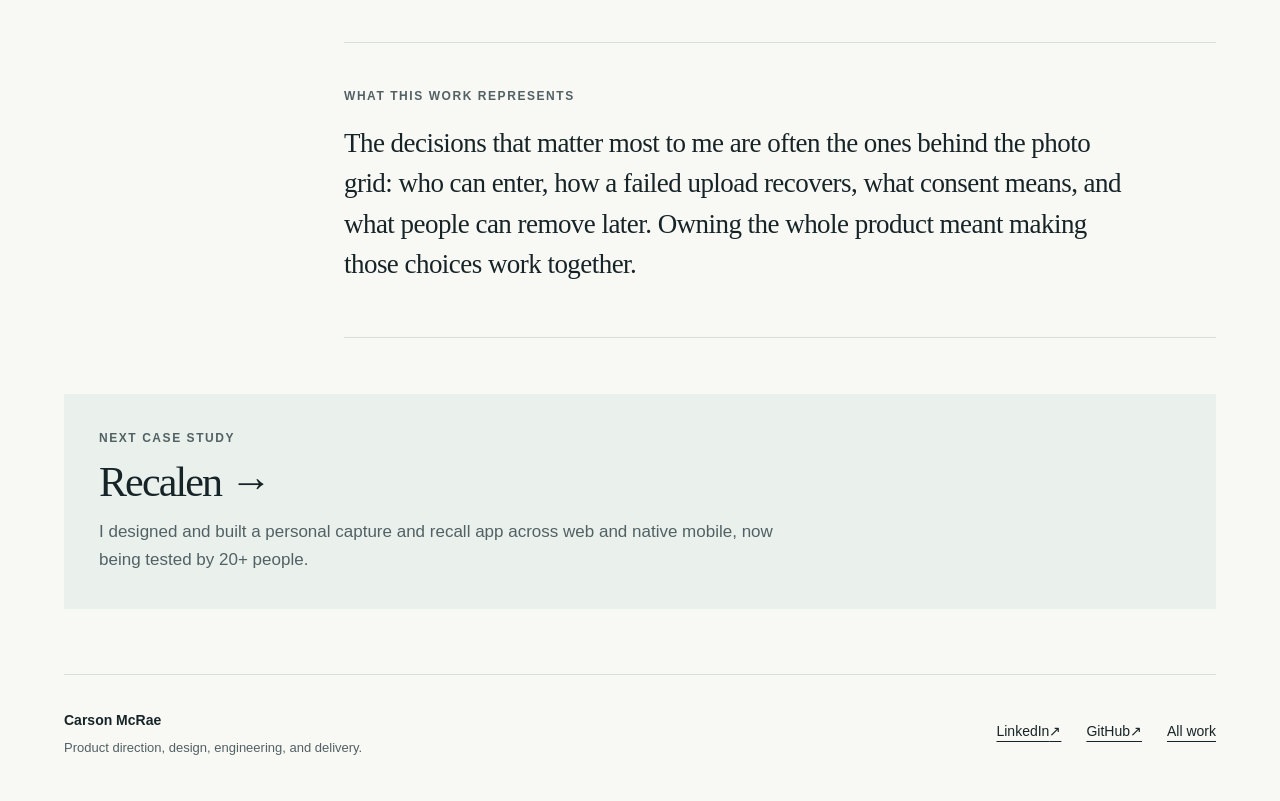
<file: picpledge/index.html>
<!doctype html>
<!-- Purpose: Present Carson McRae's product work. Scope: Static, accessible portfolio content. Does NOT belong: Application runtime, private data, or authentication. -->
<html lang="en"><head><meta charset="utf-8"><meta name="viewport" content="width=device-width, initial-scale=1">
<title>PicPledge | A product case study by Carson McRae</title><meta name="description" content="I designed and built an event photo-sharing product, then launched it at my own wedding."><link rel="canonical" href="https://carsonmcrae.github.io/picpledge/">
<meta property="og:type" content="website"><meta property="og:title" content="PicPledge | A product case study by Carson McRae"><meta property="og:description" content="I designed and built an event photo-sharing product, then launched it at my own wedding."><meta property="og:url" content="https://carsonmcrae.github.io/picpledge/">
<meta name="theme-color" content="#f8f8f5"><meta name="color-scheme" content="light dark"><script src="../theme.js?v=bcb7a6f37748"></script><script src="../nav.js?v=b6e90ea67ac0" defer></script><link rel="icon" href="../assets/favicon.svg" type="image/svg+xml"><link rel="stylesheet" href="../styles.css?v=3ac64880b598"></head>
<body><a class="skip" href="#main">Skip to content</a>
<header class="site-header"><a class="wordmark" href="../index.html" aria-label="Carson McRae, home"><span class="monogram" aria-hidden="true">CM</span> Carson McRae</a>
<nav aria-label="Main"><a href="../index.html#work">Work</a><details class="nav-menu"><summary>Products</summary><ul><li><a href="../picpledge/" aria-current="page"><img class="app-icon" src="../assets/icons/picpledge.png" alt="" width="24" height="24" loading="lazy">PicPledge</a></li><li><a href="../recalen/"><img class="app-icon" src="../assets/icons/recalen.png" alt="" width="24" height="24" loading="lazy">Recalen</a></li><li><a href="../ttsnative-case-study/"><img class="app-icon" src="../assets/icons/ttsnative.png" alt="" width="24" height="24" loading="lazy">TTSNative</a></li><li><a href="../southern-surface/"><img class="app-icon" src="../assets/icons/southern-surface.png" alt="" width="24" height="24" loading="lazy">Southern Surface</a></li></ul></details><a href="../delivery/">Delivery</a><a href="https://github.com/carsonmcrae">GitHub <span aria-hidden="true">↗</span></a></nav>
<button type="button" class="theme-toggle" data-theme-toggle aria-pressed="false" hidden><svg viewBox="0 0 24 24" fill="none" stroke="currentColor" stroke-width="1.7" aria-hidden="true"><path d="M20 15.3A8.5 8.5 0 0 1 8.7 4a8.5 8.5 0 1 0 11.3 11.3Z"/></svg><span>Dark mode</span><span class="theme-rail" aria-hidden="true"><span class="theme-knob"></span></span></button></header><main id="main" tabindex="-1"><section class="case-hero picpledge"><a class="back-link" href="../index.html#work">← All work</a><p class="eyebrow">A real event, a real launch / Product case study</p><h1><img class="app-icon" src="../assets/icons/picpledge.png" alt="" width="72" height="72">PicPledge</h1><p class="case-headline">One private album. Everyone&#x27;s perspective.</p><p class="case-summary">I designed and built an event photo-sharing product, then launched it at my own wedding.</p>
<div class="case-links"><a class="button" href="https://picpledge.com">Visit PicPledge <span aria-hidden="true">↗</span></a><a class="text-link" href="#walkthrough">Watch the walkthrough <span aria-hidden="true">↓</span></a><a class="text-link" href="https://github.com/carsonmcrae/picpledge-case-study">GitHub showcase <span aria-hidden="true">↗</span></a></div>
<dl class="metrics"><div><dt>40+</dt><dd>people using it concurrently</dd></div><div><dt>100+</dt><dd>photos shared live</dd></div><div><dt>100</dt><dd>guests at the wedding</dd></div></dl><figure class="case-art"><img src="../assets/picpledge-poster.webp?v=fccc6423f04b" alt="PicPledge promotional artwork showing a shared wedding album" width="1200" height="675"><figcaption>PicPledge product artwork. The wedding results below describe the actual live event.</figcaption></figure></section>
<div class="case-layout"><aside class="case-index"><p class="eyebrow">In this case study</p><nav aria-label="PicPledge case study"><a href="#problem">The problem</a><a href="#ownership">My role</a><a href="#decisions">Product decisions</a><a href="#walkthrough">Walkthrough</a><a href="#engineering">Engineering depth</a><a href="#delivery">Delivery scope</a><a href="#results">Results and status</a></nav></aside>
<div class="case-content"><section id="problem" class="reading-section"><p class="eyebrow">The problem</p><h2>More of the day, from more people.</h2><p>A wedding has a hundred viewpoints, but the couple only gets to see a few of them. I wanted guests to have one place to contribute their photos and find the moments they cared about, with clear control over who could get in and what happened to their data.</p></section>
<section id="ownership" class="reading-section ownership"><p class="eyebrow">My role</p><h2>One owner, across the whole product.</h2><p>I came up with the product, designed the experience, developed the application, and owned delivery.</p><dl class="role-list"><div><dt>Responsibility</dt><dd>Product vision · Design · Engineering · Delivery</dd></div><div><dt>Platform scope</dt><dd>Responsive web, with shared iOS and Android client code</dd></div><div><dt>Current status</dt><dd>Live web product</dd></div></dl></section>
<section id="decisions" class="reading-section decisions"><p class="eyebrow">Product decisions</p><h2>The choices behind the experience.</h2><p class="section-intro">What I chose, why it mattered, and what I accepted in return.</p><article class="decision" id="decision-1"><span class="decision-number" aria-label="Decision 1">01</span><div>
<h3>An invitation gets you into an event; it does not open the album by itself.</h3><p>I required an account and event membership before someone could see private content. A shared invitation starts that process; it is not a permanent viewing link.</p><p><strong>Why I chose it.</strong> Event codes get passed around. Hosts need to be able to see who joined, remove someone, and revoke access for that person.</p>
<p class="tradeoff"><strong>The tradeoff.</strong> There is an extra sign-in step for guests. I accepted that friction to make access personal and removable.</p>
<details><summary>How it is delivered</summary><p>Membership and photo access are checked on the server. Host controls cover invitation rotation, upload closure, and guest removal.</p></details></div></article><article class="decision" id="decision-2"><span class="decision-number" aria-label="Decision 2">02</span><div>
<h3>Finding your photos should be a choice made inside each event.</h3><p>I moved facial matching out of account sign-up and into an optional, event-specific experience. Finding yourself and allowing other people to find you are separate permissions.</p><p><strong>Why I chose it.</strong> Permission given for one wedding should not become permission to recognize someone at every event they attend.</p>
<p class="tradeoff"><strong>The tradeoff.</strong> People opt in again for another event. Matching on their own device also puts some work on that device.</p>
<details><summary>How it is delivered</summary><p>New events default to optional on-device matching, with matching off as an alternative. Facial data has an event-bound retention window. Turning off Find Me removes the person&#x27;s facial reference and matches; changing the event&#x27;s mode clears its facial-matching data.</p></details></div></article><article class="decision" id="decision-3"><span class="decision-number" aria-label="Decision 3">03</span><div>
<h3>An interrupted batch should leave guests a clear way to finish.</h3><p>I made uploads show progress and recovery per photo, with duplicate detection and limited simultaneous uploads. Guests can retry the affected items.</p><p><strong>Why I chose it.</strong> During an event, attention and connectivity are limited. A guest should be able to tell what arrived and what still needs a retry.</p>
<p class="tradeoff"><strong>The tradeoff.</strong> The app limits concurrent uploads rather than sending every file at once.</p>
<details><summary>How it is delivered</summary><p>Upload completion is verified by the server. Photos pass safety screening before publication; browsing published photos does not wait for facial matching.</p></details></div></article><article class="decision" id="decision-4"><span class="decision-number" aria-label="Decision 4">04</span><div>
<h3>Deleting an account should have clear consequences for a shared album.</h3><p>I made account deletion remove the person&#x27;s profile, uploaded photos, and authored content. A separate upload-removal action lets people take their photos out without deleting their account.</p><p><strong>Why I chose it.</strong> People need control over what they contributed and a clear explanation of what will disappear. Other participants&#x27; uploads remain their own contributions.</p>
<p class="tradeoff"><strong>The tradeoff.</strong> Removing someone&#x27;s contributions changes a shared album. I accepted that consequence and made it clear before confirmation.</p>
<details><summary>How it is delivered</summary><p>The deletion flow includes a clear explanation, separate upload removal, and background cleanup of contributed media.</p></details></div></article><article class="decision" id="decision-5"><span class="decision-number" aria-label="Decision 5">05</span><div>
<h3>Let prospective hosts try the experience before requesting an event.</h3><p>I built a populated example event with fictional people and sample content. Members can explore the gallery, reactions, chat, and event-admin experience.</p><p><strong>Why I chose it.</strong> It is easier to understand a shared album by trying one than by reading a feature list.</p>
<p class="tradeoff"><strong>The tradeoff.</strong> The example is temporary and deliberately bounded. It cannot invite other people or change a real event.</p>
<details><summary>How it is delivered</summary><p>Exploration uses a device-only layer for most interactions. The example expires, and its temporary nature is explained in the interface.</p></details></div></article></section><section id="iteration" class="reading-section iteration"><p class="eyebrow">A decision I changed</p>
<h2>I moved matching into the event.</h2>
<p>My first design put an optional selfie step in account setup and reused that reference across events. It made future matching easier: a person could enroll once and keep going.</p>
<p>I changed that boundary. A choice made for one wedding should not follow someone into every other event. Matching now starts inside the event, and people can use the album without it.</p>
<div class="comparison"><article><h3>Before</h3><p>An optional account-setup selfie became a reference that could be reused across events.</p></article><article><h3>After</h3><p>An optional reference belongs to one event. Find Me and permission for others to find you are separate choices.</p></article></div>
<p><strong>The cost I accepted.</strong> People opt in again at another event, and on-device matching asks more of the device doing the search. I chose that over carrying permission from one occasion into another.</p>
<p><strong>What changed in the product.</strong> Account creation no longer asks for a matching reference. The choice sits beside the event it affects, with its own lifetime and withdrawal controls.</p>
<p class="status-note">This design evolution is documented in September 2026. The wedding usage figures describe the live event; they do not measure the effect of this change.</p></section><section id="walkthrough" class="reading-section walkthrough"><p class="eyebrow">Product walkthrough</p><h2>A shared album, from invitation to keepsake.</h2>
<p class="section-intro">PicPledge's product film introduces the experience. The steps below explain the choices behind the flow.</p>
<video controls playsinline preload="none" poster="https://picpledge.com/assets/picpledge-promo-poster-D_NgybqJ.webp" aria-label="PicPledge product film" aria-describedby="picpledge-film-note">
<source src="https://picpledge.com/assets/picpledge-promo-CQCODzde.mp4" type="video/mp4">
<track kind="captions" src="../assets/picpledge-captions.vtt" srclang="en" label="English" default>
<p><a href="https://picpledge.com/#home-promo-title">Watch the PicPledge product film</a>.</p></video>
<p id="picpledge-film-note" class="media-note">Product film with illustrative imagery. For the full film description, use the link below.</p>
<ol class="tour-steps"><li><h3>Join the people you are there with</h3><p>An invitation starts the joining flow. An account and event membership give each guest an identity and access the host can revoke.</p></li>
<li><h3>Add your perspective</h3><p>Guests contribute photos to the same private album. Per-photo progress and retry controls help them see what arrived and finish an interrupted upload.</p></li>
<li><h3>Find the moments you care about</h3><p>Browse the album, keep favorites, and optionally use Find Me inside that event. Letting other people find you is a separate choice.</p></li>
<li><h3>Keep a fuller record of the day</h3><p>Download the photos you want to keep. At my wedding, 40+ simultaneous users shared 100+ photos, giving us perspectives we would otherwise have missed.</p></li></ol>
<a class="text-link" href="https://picpledge.com/#home-promo-title">Open the film and full description ↗</a></section>
<section id="engineering" class="reading-section engineering"><p class="eyebrow">Engineering depth</p><h2>What sits behind the interface.</h2>
<p>I built the application and its supporting tests alongside the product. These figures describe the scale of that work.</p>
<dl class="source-metrics"><div><dt>131,720</dt><dd>lines of application source<br>999 source files</dd></div><div><dt>174,355</dt><dd>lines of tests and test support<br>1,069 test/support files</dd></div></dl>
<p class="measurement-note">Source snapshot · Oct 19, 2026. Physical lines include comments and blanks. Dependencies, generated native projects, build output, assets, and lockfiles are excluded. Documentation and tooling are separate.</p>
<div class="coverage-table"><table><caption>Saved coverage report · Oct 19, 2026</caption><thead><tr><th scope="col">Measure</th><th scope="col">Coverage</th><th scope="col">Covered / total</th></tr></thead><tbody><tr><th scope="row">Statements</th><td>100%</td><td>31,135 / 31,135</td></tr><tr><th scope="row">Branches</th><td>100%</td><td>22,578 / 22,578</td></tr><tr><th scope="row">Functions</th><td>100%</td><td>7,645 / 7,645</td></tr><tr><th scope="row">Lines</th><td>100%</td><td>27,128 / 27,128</td></tr></tbody></table></div>
<p class="measurement-note">Coverage measures the configured executable source, rather than every file in the repository. The report date is separate from the source-size snapshot.</p>
<details><summary>How these figures are measured</summary><p>Physical lines in committed first-party application source and tests/test support, including comments and blank lines. Excludes dependencies, build output, generated native projects, assets, lockfiles and type declarations. Documentation, tooling and configuration are counted separately and are not included in these source figures.</p><p>Saved unit/component coverage reports for the configured executable JavaScript/TypeScript source. Coverage percentages do not apply to every physical line in the repository. CSS, schema/migrations, dependencies, generated output and other uninstrumented files are outside the measured coverage scope.</p><p><a href="../assets/engineering-snapshot.json">Read the complete measurement snapshot</a>.</p></details></section><section id="delivery" class="reading-section"><p class="eyebrow">Delivery scope</p><h2>What I brought together.</h2><ul class="scope-list"><li>Accounts, invitations, and event membership</li><li>Multi-photo uploads, galleries, downloads, and album exports</li><li>Optional facial matching and consent controls</li><li>Guest and event administration</li><li>Chat, comments, reactions, and favorites</li><li>Retention, deletion, diagnostics, and recovery</li></ul><p class="stack">React · TypeScript · Cloudflare Workers · D1 / R2 · Capacitor</p><details><summary>A closer look at technical delivery</summary><ul><li>Shared React screens target web, iOS, and Android through thin client shells.</li><li>Private object storage and server-authorized upload and read paths support the album.</li><li>Durable background jobs handle slower work, retries, exports, and cleanup.</li><li>Staging records include a 300-attendee simulation. That is a load rehearsal, separate from the 40+ people at the wedding.</li></ul></details></section>
<section id="results" class="reading-section results"><p class="eyebrow">Results and status</p><h2>A wedding album with perspectives we would have missed.</h2><p>At my wedding, 40+ people used PicPledge at the same time and shared 100+ photos live. We got candid moments and angles we would otherwise have missed. That is the outcome I care about: a fuller record of the day, made by the people who were there.</p><p class="status-note">The web product was used live at my wedding. The repository also contains iOS and Android client shells; this case study does not claim store publication or completed native-device validation.</p></section>
<section class="reading-section reflection"><p class="eyebrow">What this work represents</p><p>The decisions that matter most to me are often the ones behind the photo grid: who can enter, how a failed upload recovers, what consent means, and what people can remove later. Owning the whole product meant making those choices work together.</p></section>
</div></div><section class="next-case"><p class="eyebrow">Next case study</p><h2><a href="../recalen/">Recalen <span aria-hidden="true">→</span></a></h2><p>I designed and built a personal capture and recall app across web and native mobile, now being tested by 20+ people.</p></section></main><footer class="site-footer"><div><strong>Carson McRae</strong><p>Product direction, design, engineering, and delivery.</p></div>
<div><a href="https://www.linkedin.com/in/carsonmcrae/">LinkedIn <span aria-hidden="true">↗</span></a><a href="https://github.com/carsonmcrae">GitHub <span aria-hidden="true">↗</span></a><a href="../index.html">All work</a></div></footer></body></html>
</file>
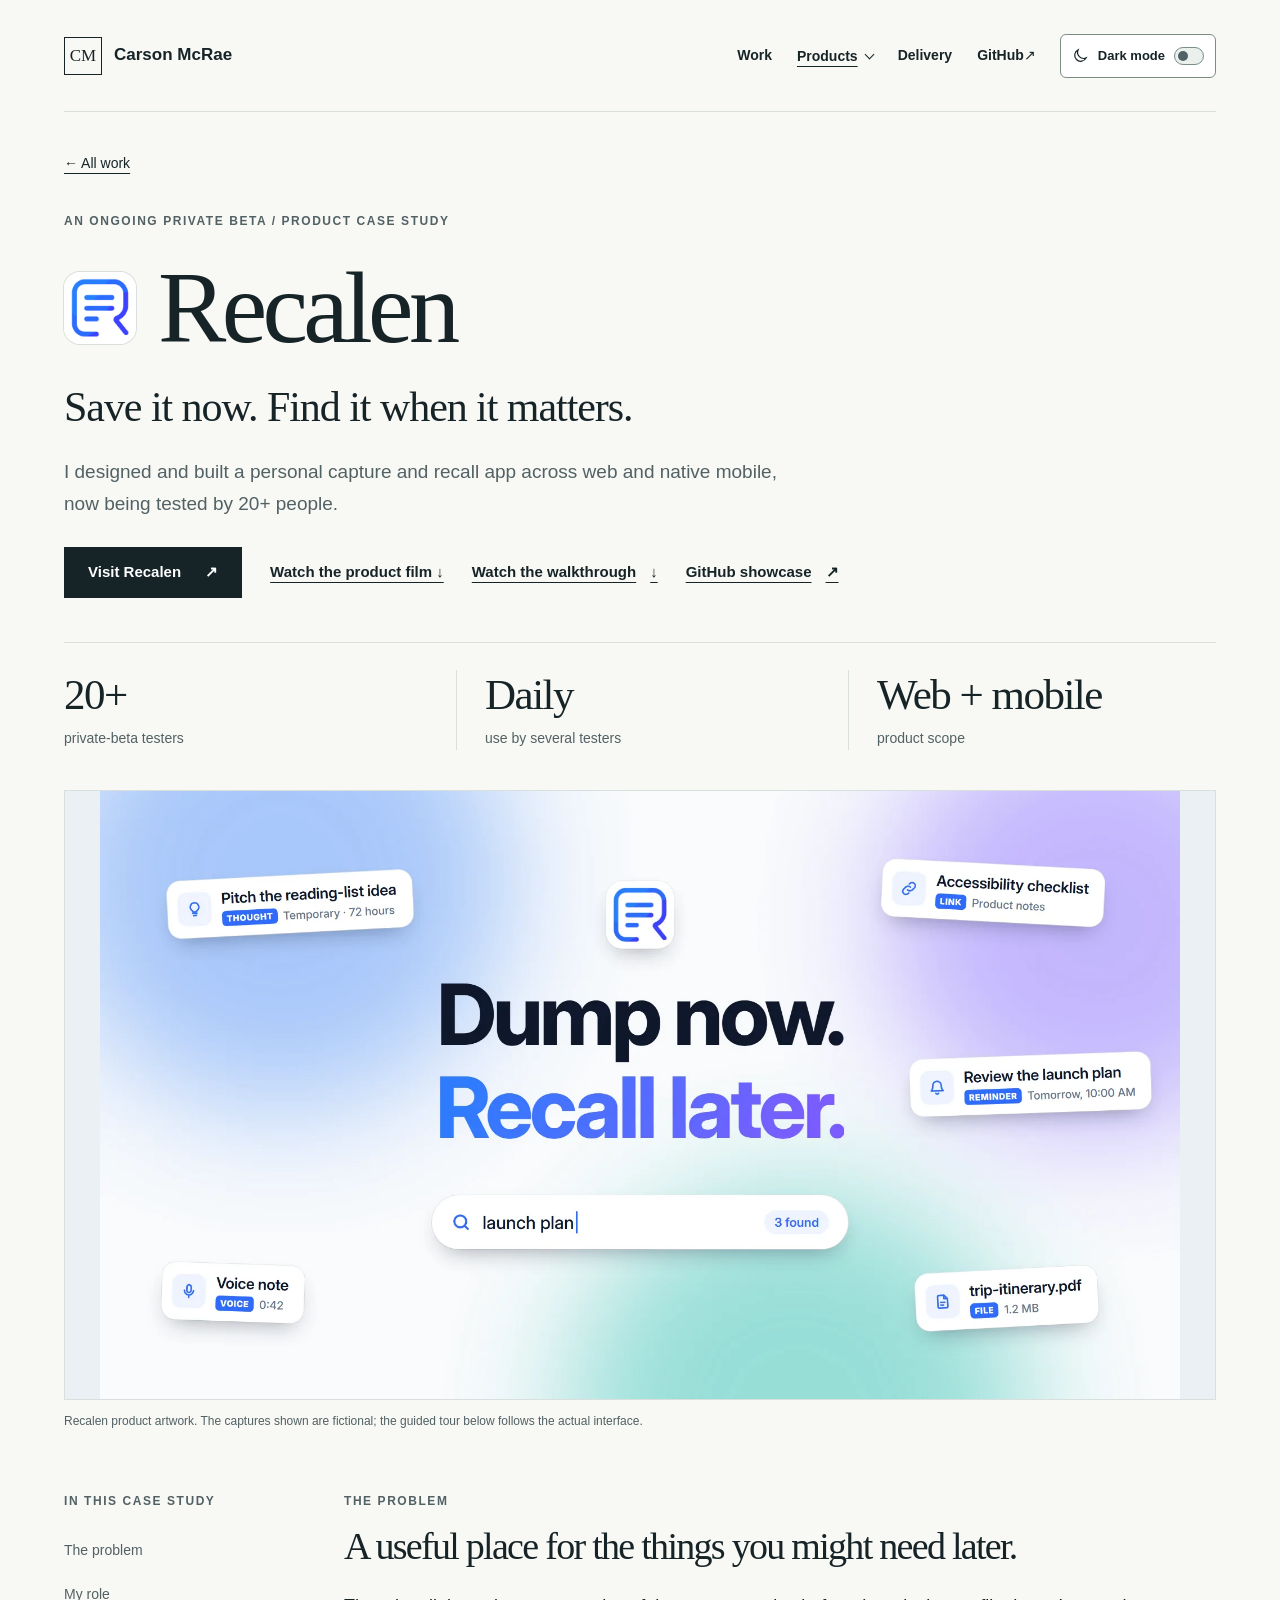
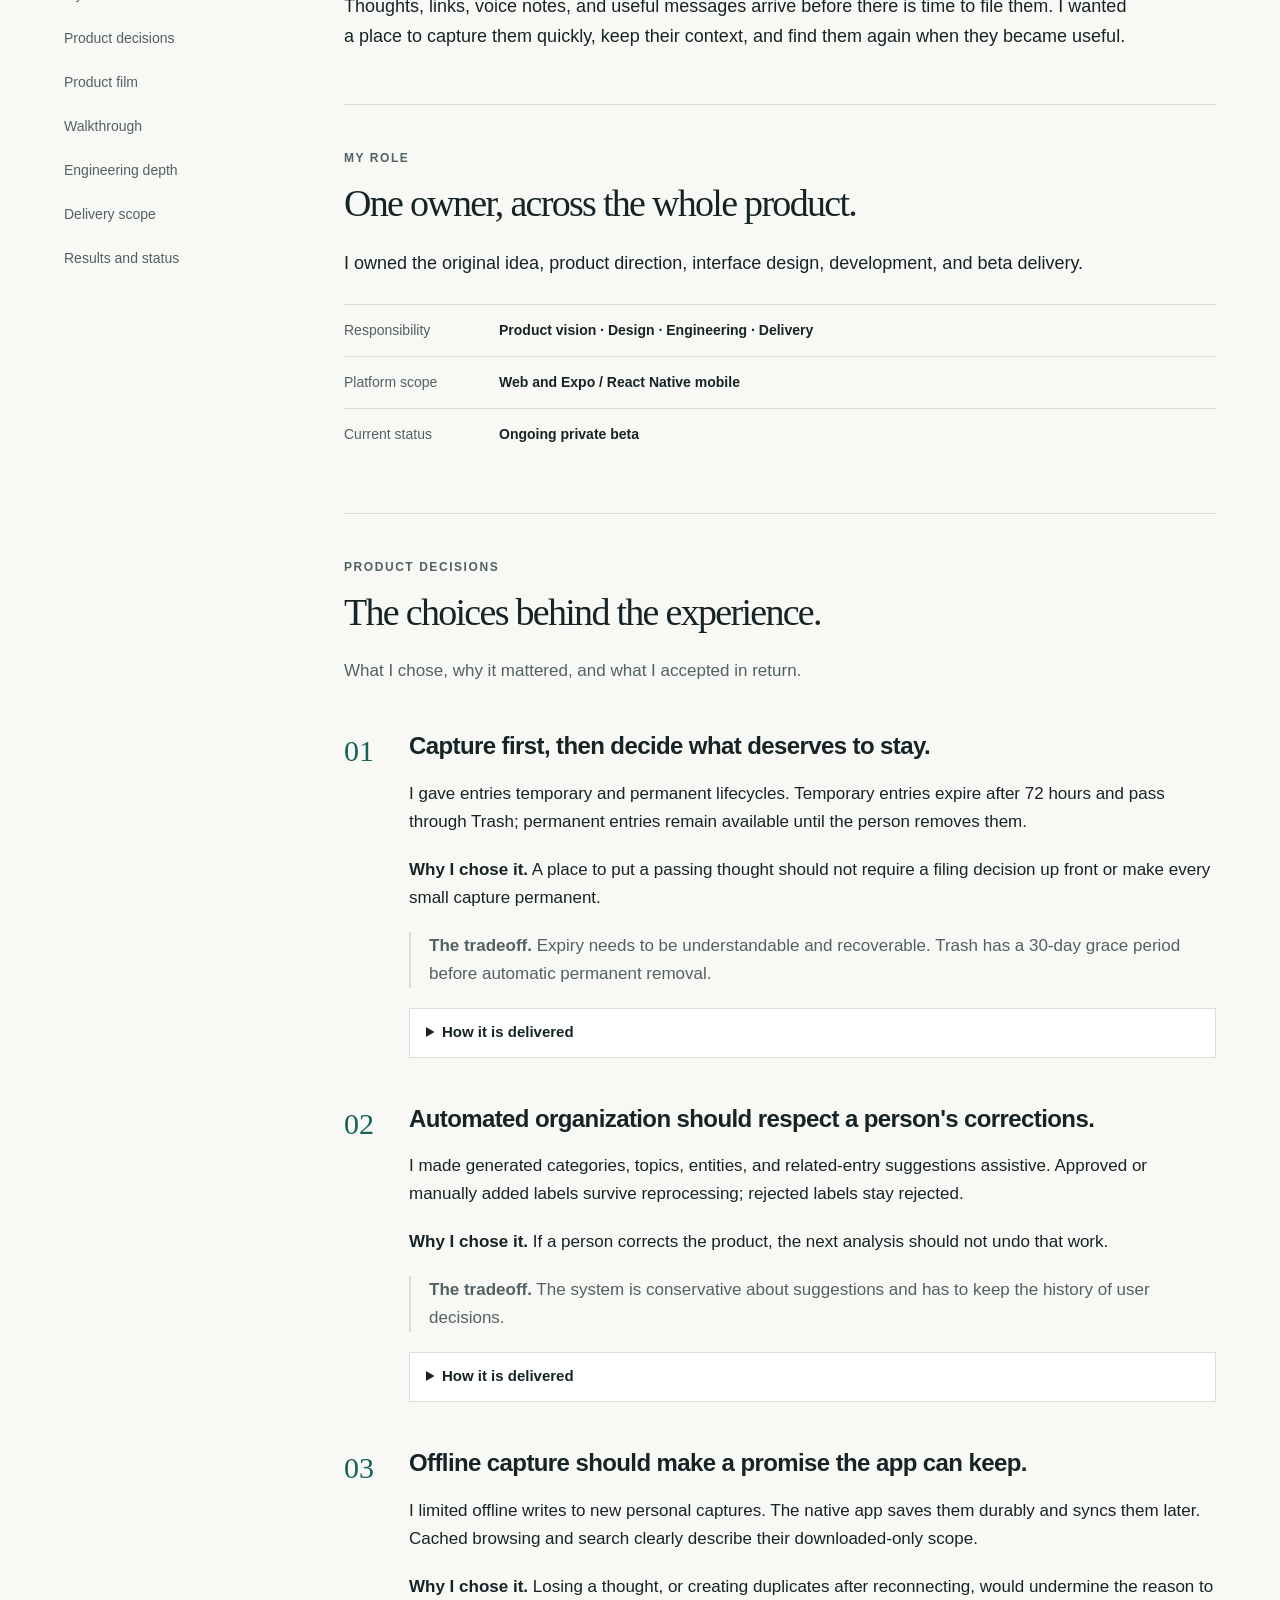
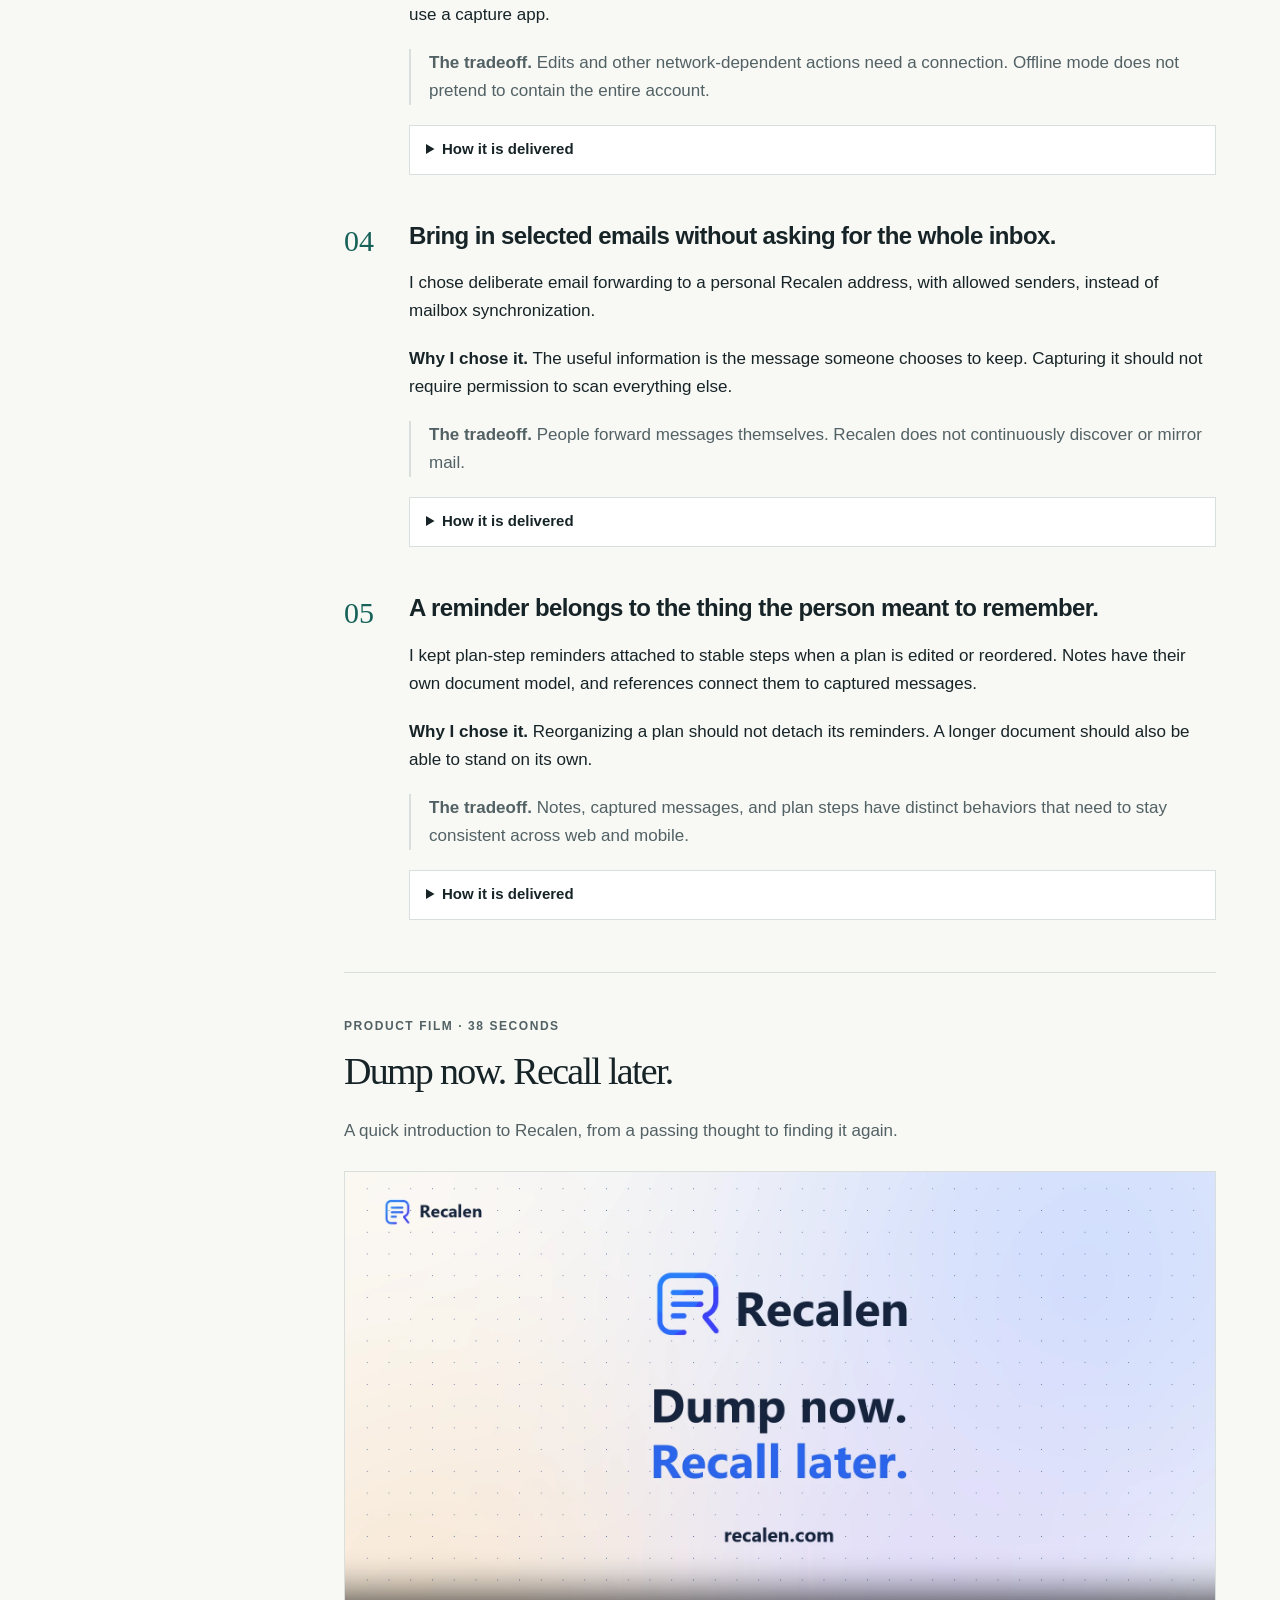
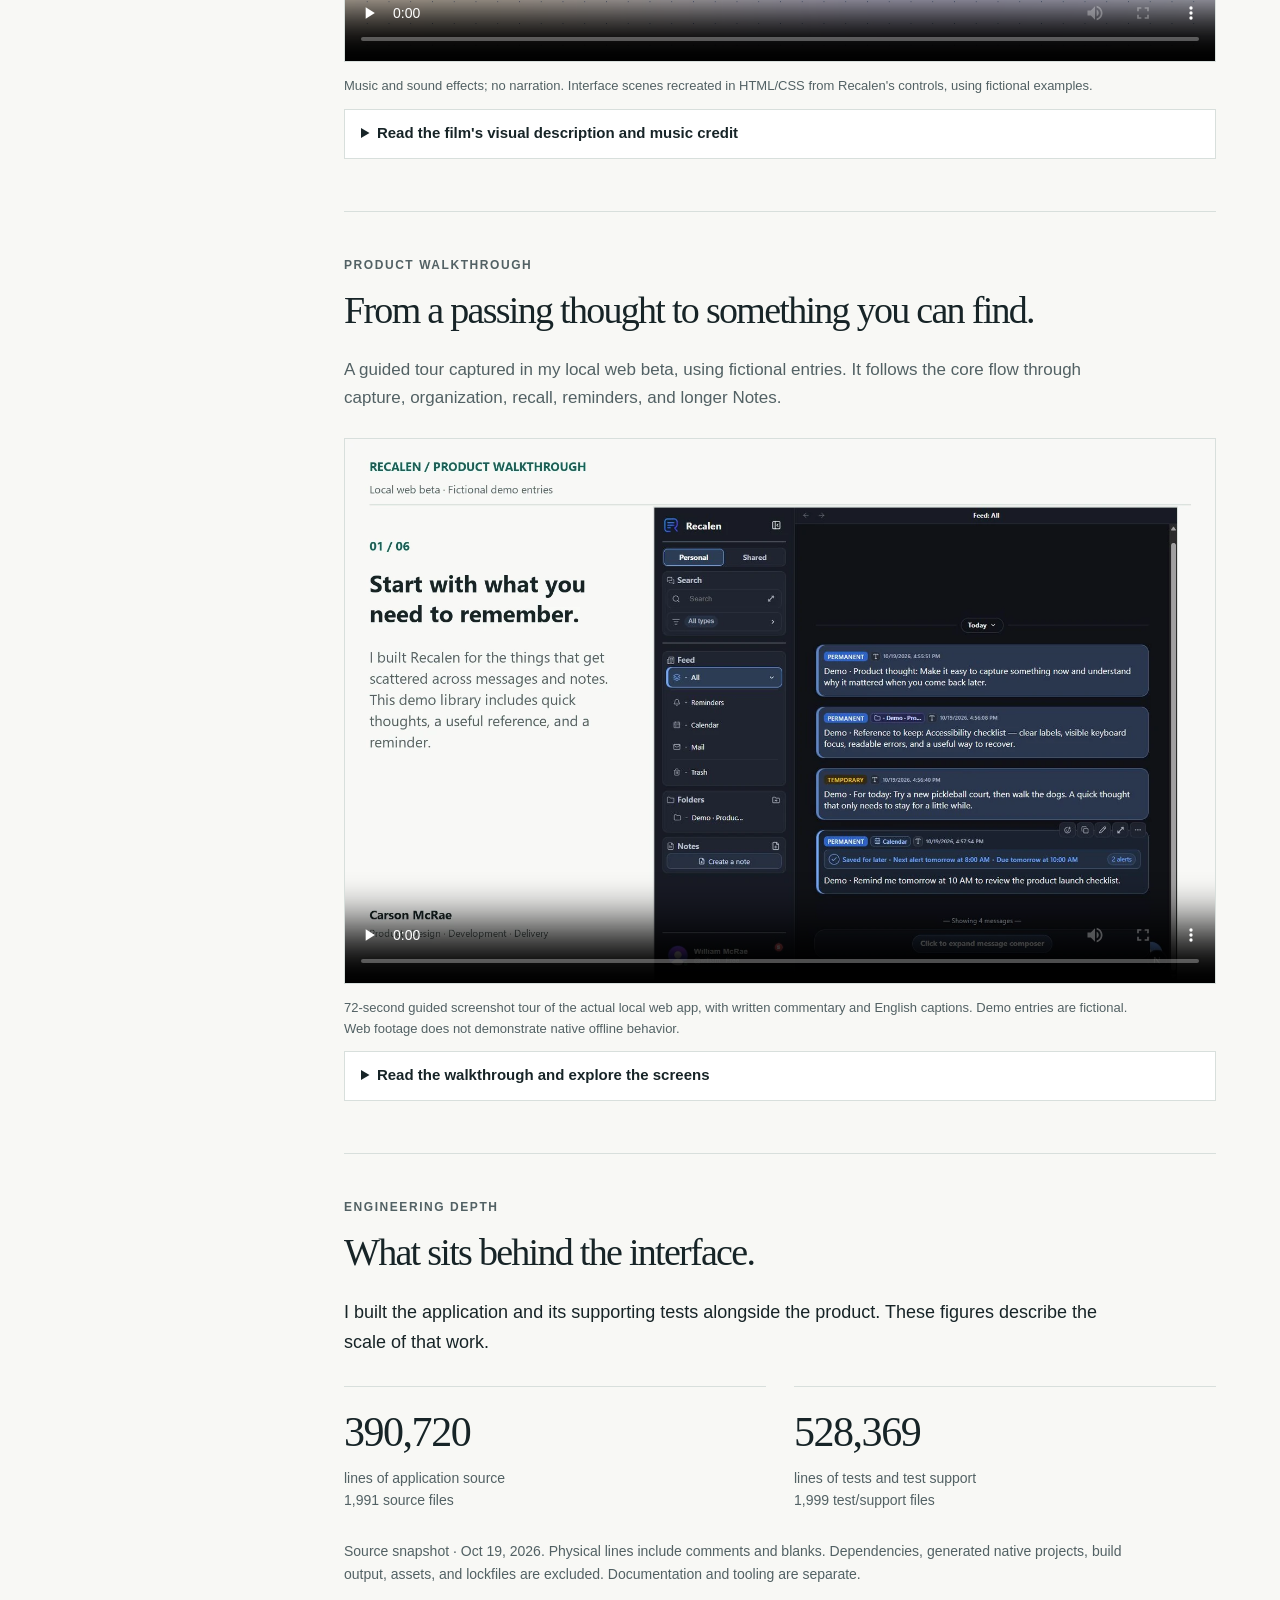
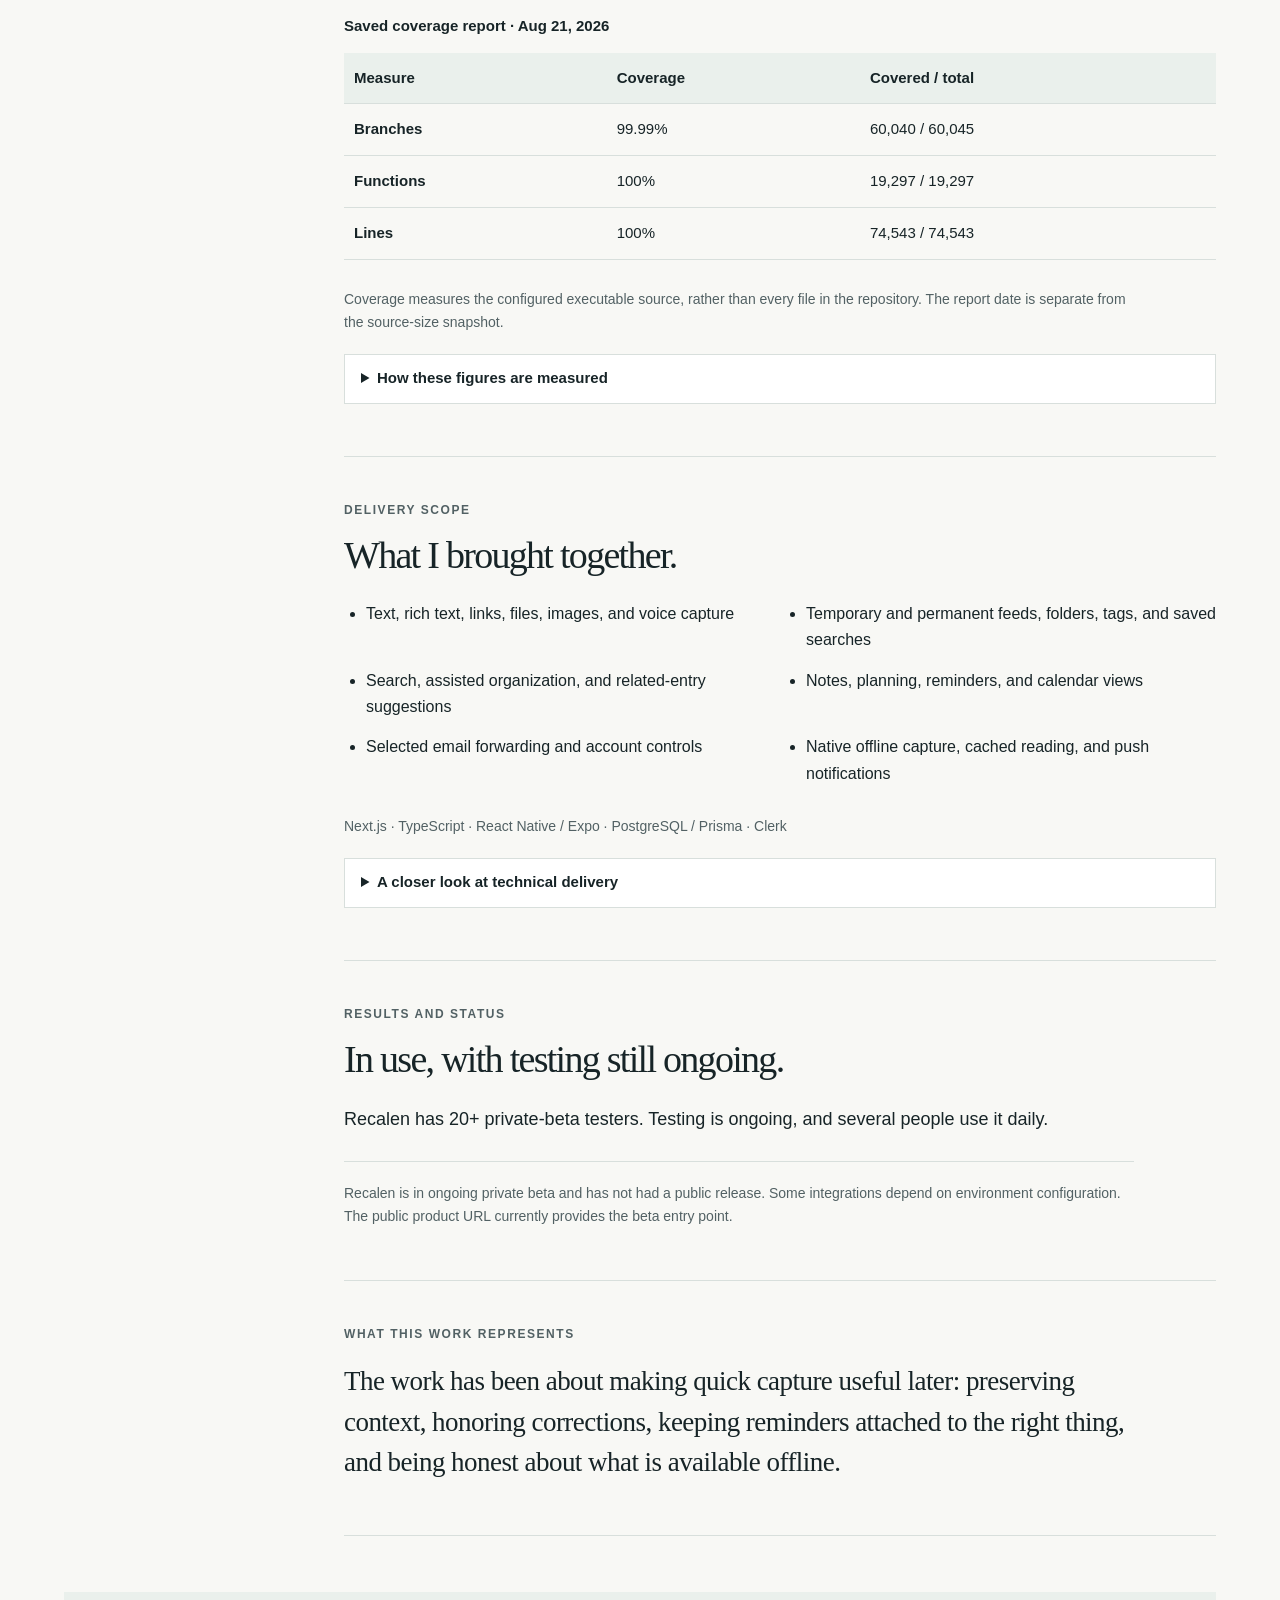
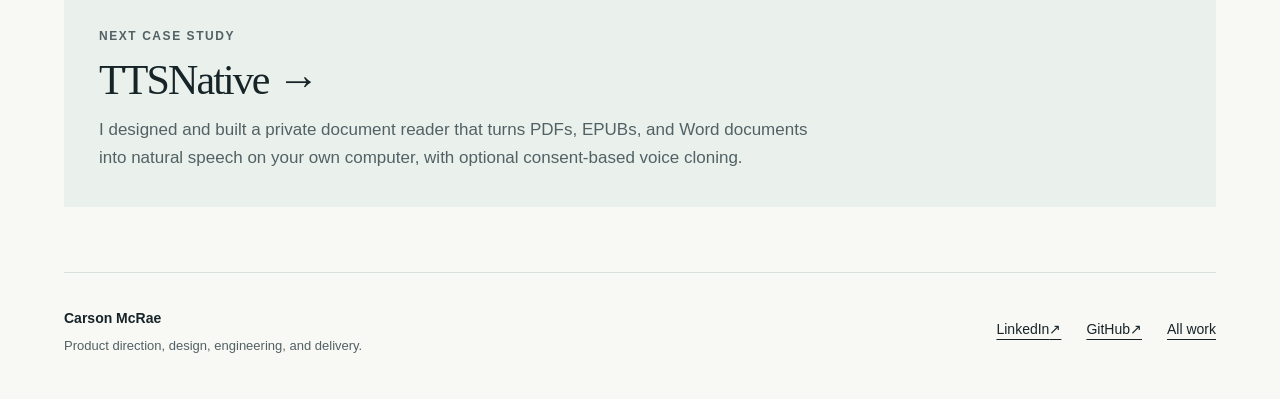
<file: recalen/index.html>
<!doctype html>
<!-- Purpose: Present Carson McRae's product work. Scope: Static, accessible portfolio content. Does NOT belong: Application runtime, private data, or authentication. -->
<html lang="en"><head><meta charset="utf-8"><meta name="viewport" content="width=device-width, initial-scale=1">
<title>Recalen | A product case study by Carson McRae</title><meta name="description" content="I designed and built a personal capture and recall app across web and native mobile, now being tested by 20+ people."><link rel="canonical" href="https://carsonmcrae.github.io/recalen/">
<meta property="og:type" content="website"><meta property="og:title" content="Recalen | A product case study by Carson McRae"><meta property="og:description" content="I designed and built a personal capture and recall app across web and native mobile, now being tested by 20+ people."><meta property="og:url" content="https://carsonmcrae.github.io/recalen/">
<meta name="theme-color" content="#f8f8f5"><meta name="color-scheme" content="light dark"><script src="../theme.js?v=bcb7a6f37748"></script><script src="../nav.js?v=b6e90ea67ac0" defer></script><link rel="icon" href="../assets/favicon.svg" type="image/svg+xml"><link rel="stylesheet" href="../styles.css?v=3ac64880b598"></head>
<body><a class="skip" href="#main">Skip to content</a>
<header class="site-header"><a class="wordmark" href="../index.html" aria-label="Carson McRae, home"><span class="monogram" aria-hidden="true">CM</span> Carson McRae</a>
<nav aria-label="Main"><a href="../index.html#work">Work</a><details class="nav-menu"><summary>Products</summary><ul><li><a href="../picpledge/"><img class="app-icon" src="../assets/icons/picpledge.png" alt="" width="24" height="24" loading="lazy">PicPledge</a></li><li><a href="../recalen/" aria-current="page"><img class="app-icon" src="../assets/icons/recalen.png" alt="" width="24" height="24" loading="lazy">Recalen</a></li><li><a href="../ttsnative-case-study/"><img class="app-icon" src="../assets/icons/ttsnative.png" alt="" width="24" height="24" loading="lazy">TTSNative</a></li><li><a href="../southern-surface/"><img class="app-icon" src="../assets/icons/southern-surface.png" alt="" width="24" height="24" loading="lazy">Southern Surface</a></li></ul></details><a href="../delivery/">Delivery</a><a href="https://github.com/carsonmcrae">GitHub <span aria-hidden="true">↗</span></a></nav>
<button type="button" class="theme-toggle" data-theme-toggle aria-pressed="false" hidden><svg viewBox="0 0 24 24" fill="none" stroke="currentColor" stroke-width="1.7" aria-hidden="true"><path d="M20 15.3A8.5 8.5 0 0 1 8.7 4a8.5 8.5 0 1 0 11.3 11.3Z"/></svg><span>Dark mode</span><span class="theme-rail" aria-hidden="true"><span class="theme-knob"></span></span></button></header><main id="main" tabindex="-1"><section class="case-hero recalen"><a class="back-link" href="../index.html#work">← All work</a><p class="eyebrow">An ongoing private beta / Product case study</p><h1><img class="app-icon" src="../assets/icons/recalen.png" alt="" width="72" height="72">Recalen</h1><p class="case-headline">Save it now. Find it when it matters.</p><p class="case-summary">I designed and built a personal capture and recall app across web and native mobile, now being tested by 20+ people.</p>
<div class="case-links"><a class="button" href="https://recalen.com">Visit Recalen <span aria-hidden="true">↗</span></a><a class="text-link" href="#promo">Watch the product film ↓</a><a class="text-link" href="#walkthrough">Watch the walkthrough <span aria-hidden="true">↓</span></a><a class="text-link" href="https://github.com/carsonmcrae/recalen-case-study">GitHub showcase <span aria-hidden="true">↗</span></a></div>
<dl class="metrics"><div><dt>20+</dt><dd>private-beta testers</dd></div><div><dt>Daily</dt><dd>use by several testers</dd></div><div><dt>Web + mobile</dt><dd>product scope</dd></div></dl><figure class="case-art"><img src="../assets/recalen-poster.webp" alt="Recalen promotional artwork: dump now, recall later" width="1200" height="675"><figcaption>Recalen product artwork. The captures shown are fictional; the guided tour below follows the actual interface.</figcaption></figure></section>
<div class="case-layout"><aside class="case-index"><p class="eyebrow">In this case study</p><nav aria-label="Recalen case study"><a href="#problem">The problem</a><a href="#ownership">My role</a><a href="#decisions">Product decisions</a><a href="#promo">Product film</a><a href="#walkthrough">Walkthrough</a><a href="#engineering">Engineering depth</a><a href="#delivery">Delivery scope</a><a href="#results">Results and status</a></nav></aside>
<div class="case-content"><section id="problem" class="reading-section"><p class="eyebrow">The problem</p><h2>A useful place for the things you might need later.</h2><p>Thoughts, links, voice notes, and useful messages arrive before there is time to file them. I wanted a place to capture them quickly, keep their context, and find them again when they became useful.</p></section>
<section id="ownership" class="reading-section ownership"><p class="eyebrow">My role</p><h2>One owner, across the whole product.</h2><p>I owned the original idea, product direction, interface design, development, and beta delivery.</p><dl class="role-list"><div><dt>Responsibility</dt><dd>Product vision · Design · Engineering · Delivery</dd></div><div><dt>Platform scope</dt><dd>Web and Expo / React Native mobile</dd></div><div><dt>Current status</dt><dd>Ongoing private beta</dd></div></dl></section>
<section id="decisions" class="reading-section decisions"><p class="eyebrow">Product decisions</p><h2>The choices behind the experience.</h2><p class="section-intro">What I chose, why it mattered, and what I accepted in return.</p><article class="decision" id="decision-1"><span class="decision-number" aria-label="Decision 1">01</span><div>
<h3>Capture first, then decide what deserves to stay.</h3><p>I gave entries temporary and permanent lifecycles. Temporary entries expire after 72 hours and pass through Trash; permanent entries remain available until the person removes them.</p><p><strong>Why I chose it.</strong> A place to put a passing thought should not require a filing decision up front or make every small capture permanent.</p>
<p class="tradeoff"><strong>The tradeoff.</strong> Expiry needs to be understandable and recoverable. Trash has a 30-day grace period before automatic permanent removal.</p>
<details><summary>How it is delivered</summary><p>Search and normal browsing exclude expired or trashed entries. The interface keeps the lifecycle distinction visible.</p></details></div></article><article class="decision" id="decision-2"><span class="decision-number" aria-label="Decision 2">02</span><div>
<h3>Automated organization should respect a person&#x27;s corrections.</h3><p>I made generated categories, topics, entities, and related-entry suggestions assistive. Approved or manually added labels survive reprocessing; rejected labels stay rejected.</p><p><strong>Why I chose it.</strong> If a person corrects the product, the next analysis should not undo that work.</p>
<p class="tradeoff"><strong>The tradeoff.</strong> The system is conservative about suggestions and has to keep the history of user decisions.</p>
<details><summary>How it is delivered</summary><p>Message Intelligence separates generated metadata from user decisions. Local models run within Recalen&#x27;s server processes, with a deterministic fallback when model processing is unavailable.</p></details></div></article><article class="decision" id="decision-3"><span class="decision-number" aria-label="Decision 3">03</span><div>
<h3>Offline capture should make a promise the app can keep.</h3><p>I limited offline writes to new personal captures. The native app saves them durably and syncs them later. Cached browsing and search clearly describe their downloaded-only scope.</p><p><strong>Why I chose it.</strong> Losing a thought, or creating duplicates after reconnecting, would undermine the reason to use a capture app.</p>
<p class="tradeoff"><strong>The tradeoff.</strong> Edits and other network-dependent actions need a connection. Offline mode does not pretend to contain the entire account.</p>
<details><summary>How it is delivered</summary><p>Queued captures retain one identity across retries. Cached data is account-scoped, and account deletion clears the local copy.</p></details></div></article><article class="decision" id="decision-4"><span class="decision-number" aria-label="Decision 4">04</span><div>
<h3>Bring in selected emails without asking for the whole inbox.</h3><p>I chose deliberate email forwarding to a personal Recalen address, with allowed senders, instead of mailbox synchronization.</p><p><strong>Why I chose it.</strong> The useful information is the message someone chooses to keep. Capturing it should not require permission to scan everything else.</p>
<p class="tradeoff"><strong>The tradeoff.</strong> People forward messages themselves. Recalen does not continuously discover or mirror mail.</p>
<details><summary>How it is delivered</summary><p>Accepted messages appear in a dedicated Mail view. When an identified user&#x27;s forwarded message cannot be accepted, the app can show a safe explanation rather than silently losing it.</p></details></div></article><article class="decision" id="decision-5"><span class="decision-number" aria-label="Decision 5">05</span><div>
<h3>A reminder belongs to the thing the person meant to remember.</h3><p>I kept plan-step reminders attached to stable steps when a plan is edited or reordered. Notes have their own document model, and references connect them to captured messages.</p><p><strong>Why I chose it.</strong> Reorganizing a plan should not detach its reminders. A longer document should also be able to stand on its own.</p>
<p class="tradeoff"><strong>The tradeoff.</strong> Notes, captured messages, and plan steps have distinct behaviors that need to stay consistent across web and mobile.</p>
<details><summary>How it is delivered</summary><p>Step reminders remain in-app reminder state rather than automatically creating extra calendar entries or feed messages. References point to current content instead of copied preview text.</p></details></div></article></section><section id="promo" class="reading-section walkthrough"><p class="eyebrow">Product film · 38 seconds</p><h2>Dump now. Recall later.</h2>
<p class="section-intro">A quick introduction to Recalen, from a passing thought to finding it again.</p>
<video controls playsinline preload="none" poster="../assets/recalen-promo/recalen-promo-poster.webp?v=7aa8970b1095" aria-label="Recalen promo film" aria-describedby="recalen-promo-note">
<source src="../assets/recalen-promo/recalen-promo.mp4?v=7aa8970b1095" type="video/mp4"><track kind="captions" src="../assets/recalen-promo/recalen-promo.vtt?v=9cf68d48e87f" srclang="en" label="English sound descriptions" default>
<p><a href="../assets/recalen-promo/recalen-promo.mp4?v=7aa8970b1095">Download the Recalen product film</a>.</p></video>
<p id="recalen-promo-note" class="media-note">Music and sound effects; no narration. Interface scenes recreated in HTML/CSS from Recalen's controls, using fictional examples.</p>
<details><summary>Read the film's visual description and music credit</summary><ol class="tour-steps">
<li><h3>Good ideas rarely arrive in order.</h3><p>Colored thought cards float into view: a product idea, a new pickleball court, a useful checklist, and something to revisit tomorrow. Text reads: Give them a place to land.</p></li>
<li><h3>Get it out of your head.</h3><p>A recreated composer types: Try a new court, then walk the dogs. Its Save button presses. A card settles above it. Text reads: A quick idea. A useful link. Something for later. Capture now. Sort later.</p></li>
<li><h3>For today. Or for keeps.</h3><p>The recreated Temporary and Permanent controls switch between a passing thought and a product idea. Two callouts explain: Temporary thoughts last 72 hours. Permanent ones stay until you remove them.</p></li>
<li><h3>A little structure. When it helps.</h3><p>A recreated reference containing an accessibility checklist slides into the Product notes folder. Text reads: Put a useful thought in a folder. Build it into something bigger. One thought. A place to grow.</p></li>
<li><h3>One word can bring it back.</h3><p>The word accessibility types into a recreated search field. The matching phrase is highlighted in the result. A check and the words There it is confirm the result. Text reads: Search for the part you remember.</p></li>
<li><h3>Come back at the right time.</h3><p>A recreated reminder dialog shows Tomorrow at 10:00 AM, an early reminder, and an at-time notification. Its Save button presses, and a warm bell accompanies a reminder card. Text reads: Set a reminder. Keep an early nudge, too. A little less to remember.</p></li>
<li><h3>Recalen</h3><p>The thought cards sweep together and leave room for the Recalen logo. Text reads: Dump now. Recall later. recalen.com. The music resolves.</p></li></ol>
<p>Music: <a href="https://pixabay.com/music/indie-pop-catchy-uplifting-inspiring-indie-pop-182349/">Catchy - Uplifting Inspiring Indie Pop by MagpieMusic via Pixabay</a>, used under the <a href="https://pixabay.com/service/license-summary/">Pixabay Content License</a>. Sound effects are synthesized for this film.</p></details></section><section id="walkthrough" class="reading-section walkthrough"><p class="eyebrow">Product walkthrough</p><h2>From a passing thought to something you can find.</h2>
<p class="section-intro">A guided tour captured in my local web beta, using fictional entries. It follows the core flow through capture, organization, recall, reminders, and longer Notes.</p><video controls playsinline preload="none" poster="../assets/walkthrough/recalen-poster.webp" aria-label="Recalen guided product walkthrough" aria-describedby="recalen-tour-note">
<source src="../assets/walkthrough/recalen-walkthrough.mp4" type="video/mp4"><track kind="captions" src="../assets/walkthrough/recalen-walkthrough.vtt?v=a86867b7bd82" srclang="en" label="English" default>
<p>The complete walkthrough is available as the illustrated steps below.</p></video>
<p id="recalen-tour-note" class="media-note">72-second guided screenshot tour of the actual local web app, with written commentary and English captions. Demo entries are fictional. Web footage does not demonstrate native offline behavior.</p><details><summary>Read the walkthrough and explore the screens</summary><ol class="tour-steps"><li><h3>Start with what you need to remember.</h3><p>I built Recalen for the things that get scattered across messages and notes. This demo library includes quick thoughts, a useful reference, and a reminder.</p><figure><img loading="lazy" src="../assets/walkthrough/02-feed.webp" alt="Recalen&#x27;s personal feed with four clearly labeled fictional demo entries, including permanent and temporary captures and a scheduled reminder." width="1280" height="800"><figcaption>Actual local beta: a personal feed populated with fictional demo entries.</figcaption></figure></li><li><h3>Choose what should stay.</h3><p>A temporary thought expires after 72 hours. A useful reference can stay Permanent until removed. That choice sits with the capture.</p><figure><img loading="lazy" src="../assets/walkthrough/01-capture.webp" alt="A fictional thought in Recalen&#x27;s composer, with Temporary selected and an explanation of the 72-hour lifetime." width="1280" height="800"><figcaption>Actual local beta: choosing a temporary capture before saving.</figcaption></figure></li><li><h3>Add structure when it helps.</h3><p>I can put a reference in a folder after saving it. Organization is available without being a prerequisite for capture.</p><figure><img loading="lazy" src="../assets/walkthrough/03-folder.webp" alt="The Demo Product notes folder containing the fictional accessibility reference." width="1280" height="800"><figcaption>Actual local beta: the saved reference appears in its assigned folder.</figcaption></figure></li><li><h3>Find the context again.</h3><p>A word I remember brings back the original reference, including its text and folder context.</p><figure><img loading="lazy" src="../assets/walkthrough/04-search.webp" alt="Searching Recalen for accessibility returns the fictional reference with its original text and folder label." width="1280" height="800"><figcaption>Actual local beta: a committed search term and its matching reference.</figcaption></figure></li><li><h3>Return at the right time.</h3><p>A reminder entered in natural language appeared with a due time and alerts. Here I can review timing, early alerts, and repeat options.</p><figure><img loading="lazy" src="../assets/walkthrough/05-reminder.webp" alt="Recalen&#x27;s reminder editor showing tomorrow at 10 AM, an early alert, an alert at the scheduled time, and repeat controls." width="1280" height="800"><figcaption>Actual local beta: reviewing the reminder generated from a fictional entry.</figcaption></figure></li><li><h3>Build on a thought.</h3><p>Longer Notes give related ideas a place to develop. A message reference can sit beside the writing and keep its preview up to date.</p><figure><img loading="lazy" src="../assets/walkthrough/06-note.webp" alt="A fictional product-launch Note with written planning context and a linked message reference." width="1280" height="800"><figcaption>Actual local beta: a longer Note brings writing and captured context together.</figcaption></figure></li></ol></details></section>
<section id="engineering" class="reading-section engineering"><p class="eyebrow">Engineering depth</p><h2>What sits behind the interface.</h2>
<p>I built the application and its supporting tests alongside the product. These figures describe the scale of that work.</p>
<dl class="source-metrics"><div><dt>390,720</dt><dd>lines of application source<br>1,991 source files</dd></div><div><dt>528,369</dt><dd>lines of tests and test support<br>1,999 test/support files</dd></div></dl>
<p class="measurement-note">Source snapshot · Oct 19, 2026. Physical lines include comments and blanks. Dependencies, generated native projects, build output, assets, and lockfiles are excluded. Documentation and tooling are separate.</p>
<div class="coverage-table"><table><caption>Saved coverage report · Aug 21, 2026</caption><thead><tr><th scope="col">Measure</th><th scope="col">Coverage</th><th scope="col">Covered / total</th></tr></thead><tbody><tr><th scope="row">Branches</th><td>99.99%</td><td>60,040 / 60,045</td></tr><tr><th scope="row">Functions</th><td>100%</td><td>19,297 / 19,297</td></tr><tr><th scope="row">Lines</th><td>100%</td><td>74,543 / 74,543</td></tr></tbody></table></div>
<p class="measurement-note">Coverage measures the configured executable source, rather than every file in the repository. The report date is separate from the source-size snapshot.</p>
<details><summary>How these figures are measured</summary><p>Physical lines in committed first-party application source and tests/test support, including comments and blank lines. Excludes dependencies, build output, generated native projects, assets, lockfiles and type declarations. Documentation, tooling and configuration are counted separately and are not included in these source figures.</p><p>Saved unit/component coverage reports for the configured executable JavaScript/TypeScript source. Coverage percentages do not apply to every physical line in the repository. CSS, schema/migrations, dependencies, generated output and other uninstrumented files are outside the measured coverage scope.</p><p><a href="../assets/engineering-snapshot.json">Read the complete measurement snapshot</a>.</p></details></section><section id="delivery" class="reading-section"><p class="eyebrow">Delivery scope</p><h2>What I brought together.</h2><ul class="scope-list"><li>Text, rich text, links, files, images, and voice capture</li><li>Temporary and permanent feeds, folders, tags, and saved searches</li><li>Search, assisted organization, and related-entry suggestions</li><li>Notes, planning, reminders, and calendar views</li><li>Selected email forwarding and account controls</li><li>Native offline capture, cached reading, and push notifications</li></ul><p class="stack">Next.js · TypeScript · React Native / Expo · PostgreSQL / Prisma · Clerk</p><details><summary>A closer look at technical delivery</summary><ul><li>A Next.js web app and an Expo / React Native client share domain contracts and an API client.</li><li>PostgreSQL and Prisma support account-scoped data access and the product&#x27;s lifecycle rules.</li><li>Persisted processing and reminder work uses bounded retries and recovery.</li><li>Private storage, export, deletion, and per-entry text encryption are part of the implemented scope. Encryption is not account-wide and does not cover attachments.</li></ul></details></section>
<section id="results" class="reading-section results"><p class="eyebrow">Results and status</p><h2>In use, with testing still ongoing.</h2><p>Recalen has 20+ private-beta testers. Testing is ongoing, and several people use it daily.</p><p class="status-note">Recalen is in ongoing private beta and has not had a public release. Some integrations depend on environment configuration. The public product URL currently provides the beta entry point.</p></section>
<section class="reading-section reflection"><p class="eyebrow">What this work represents</p><p>The work has been about making quick capture useful later: preserving context, honoring corrections, keeping reminders attached to the right thing, and being honest about what is available offline.</p></section>
</div></div><section class="next-case"><p class="eyebrow">Next case study</p><h2><a href="../ttsnative-case-study/">TTSNative <span aria-hidden="true">→</span></a></h2><p>I designed and built a private document reader that turns PDFs, EPUBs, and Word documents into natural speech on your own computer, with optional consent-based voice cloning.</p></section></main><footer class="site-footer"><div><strong>Carson McRae</strong><p>Product direction, design, engineering, and delivery.</p></div>
<div><a href="https://www.linkedin.com/in/carsonmcrae/">LinkedIn <span aria-hidden="true">↗</span></a><a href="https://github.com/carsonmcrae">GitHub <span aria-hidden="true">↗</span></a><a href="../index.html">All work</a></div></footer></body></html>
</file>
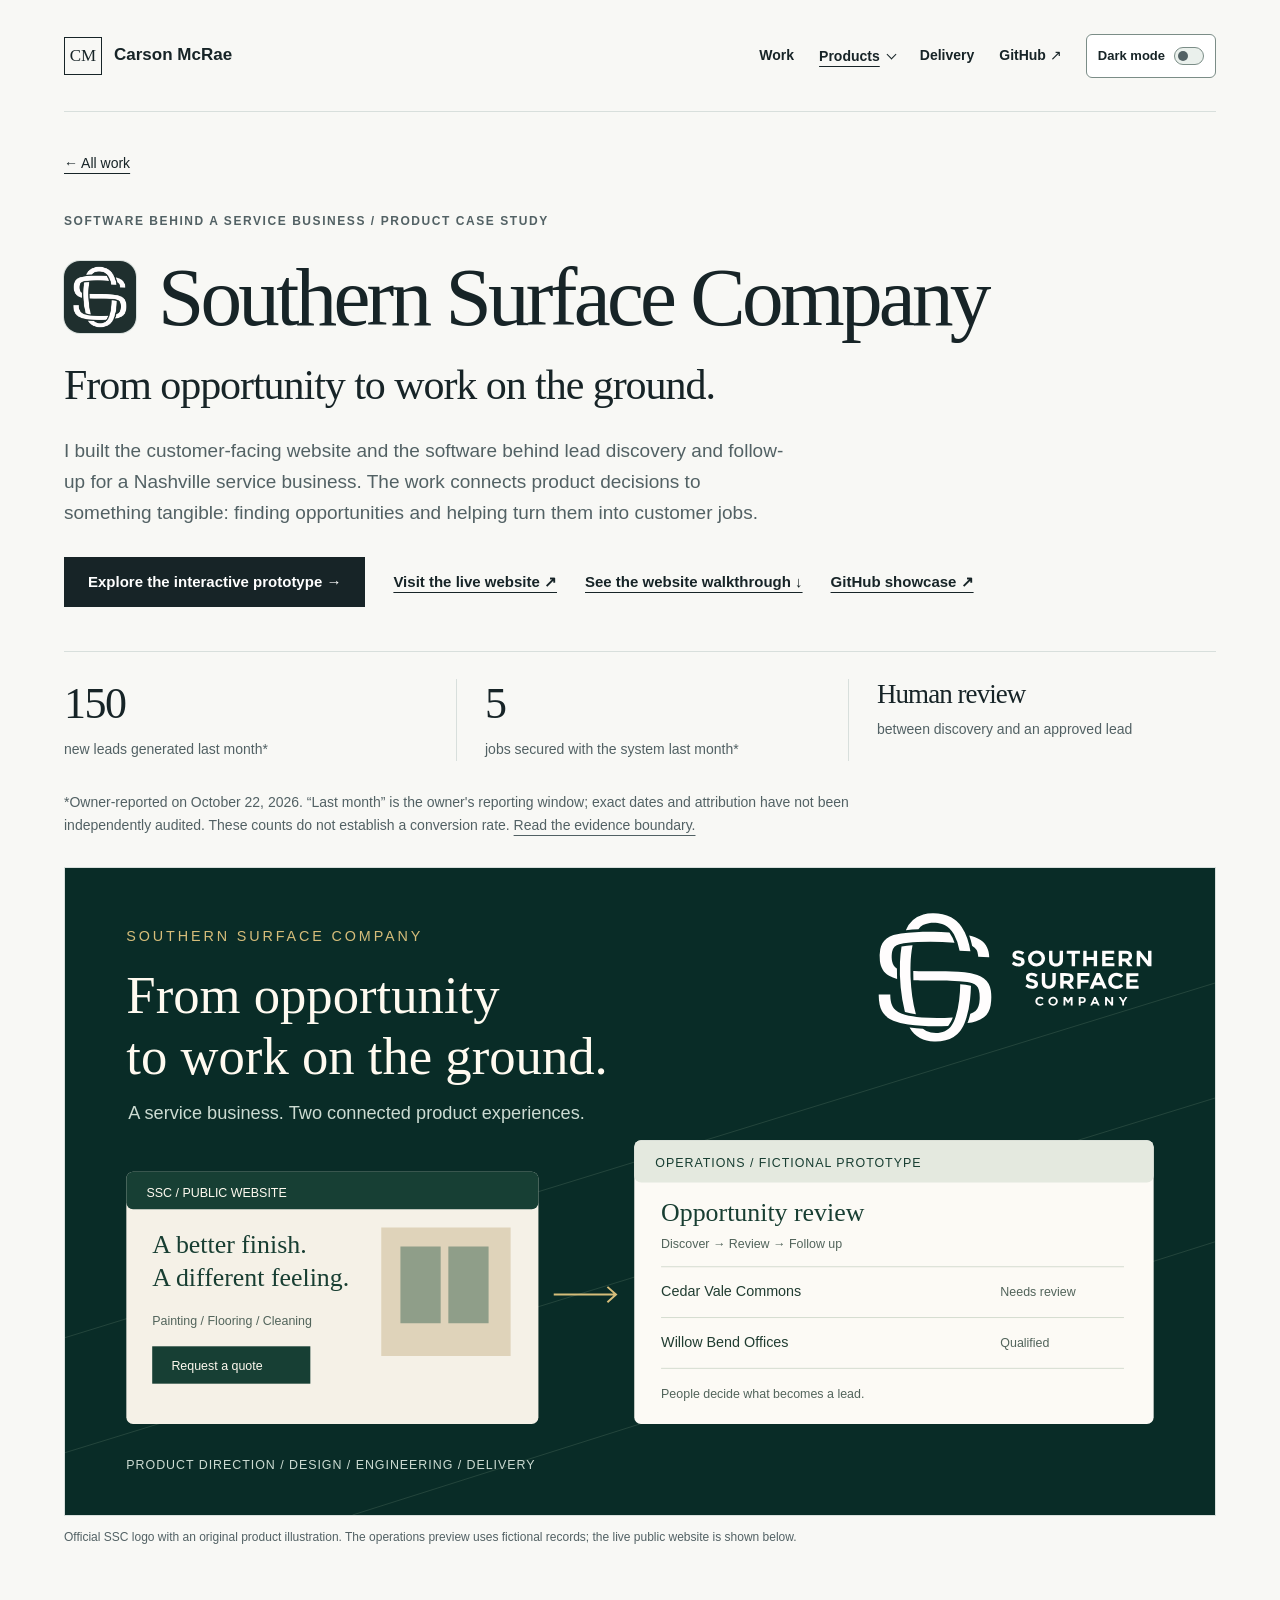
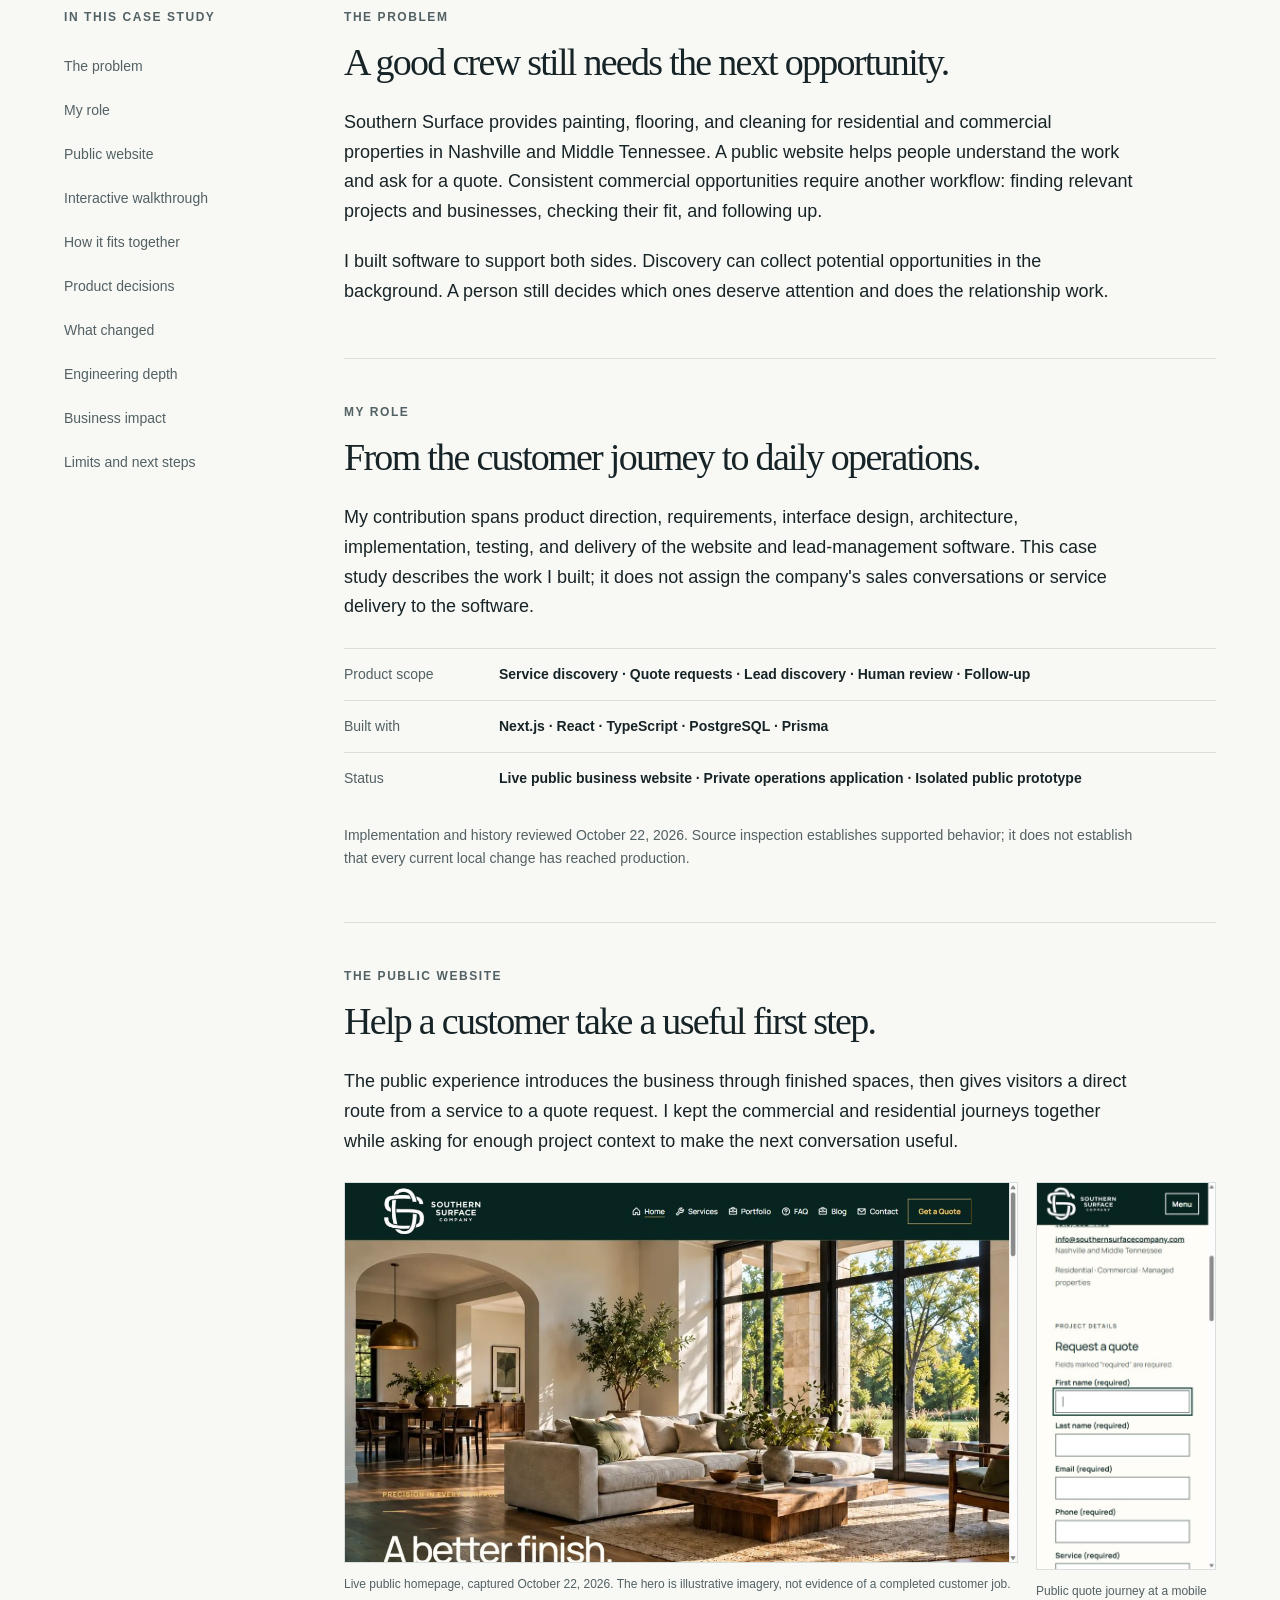
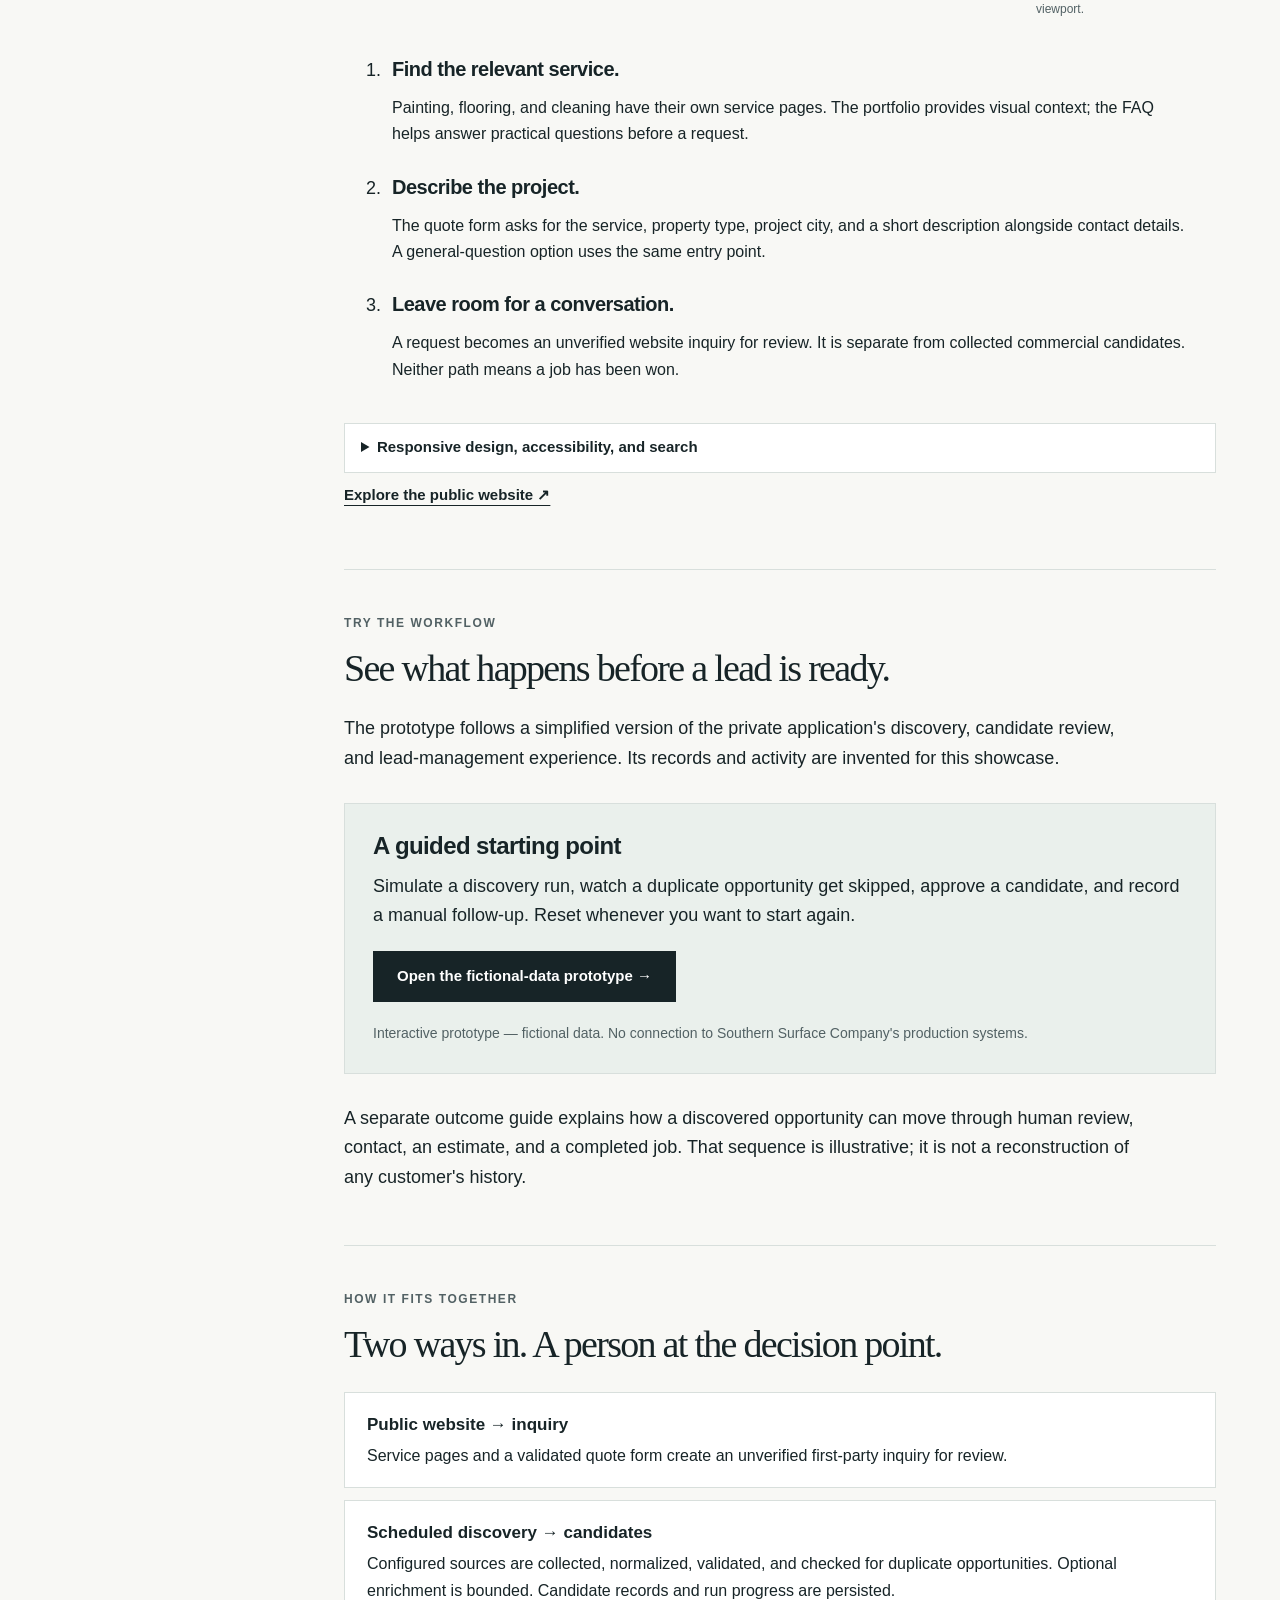
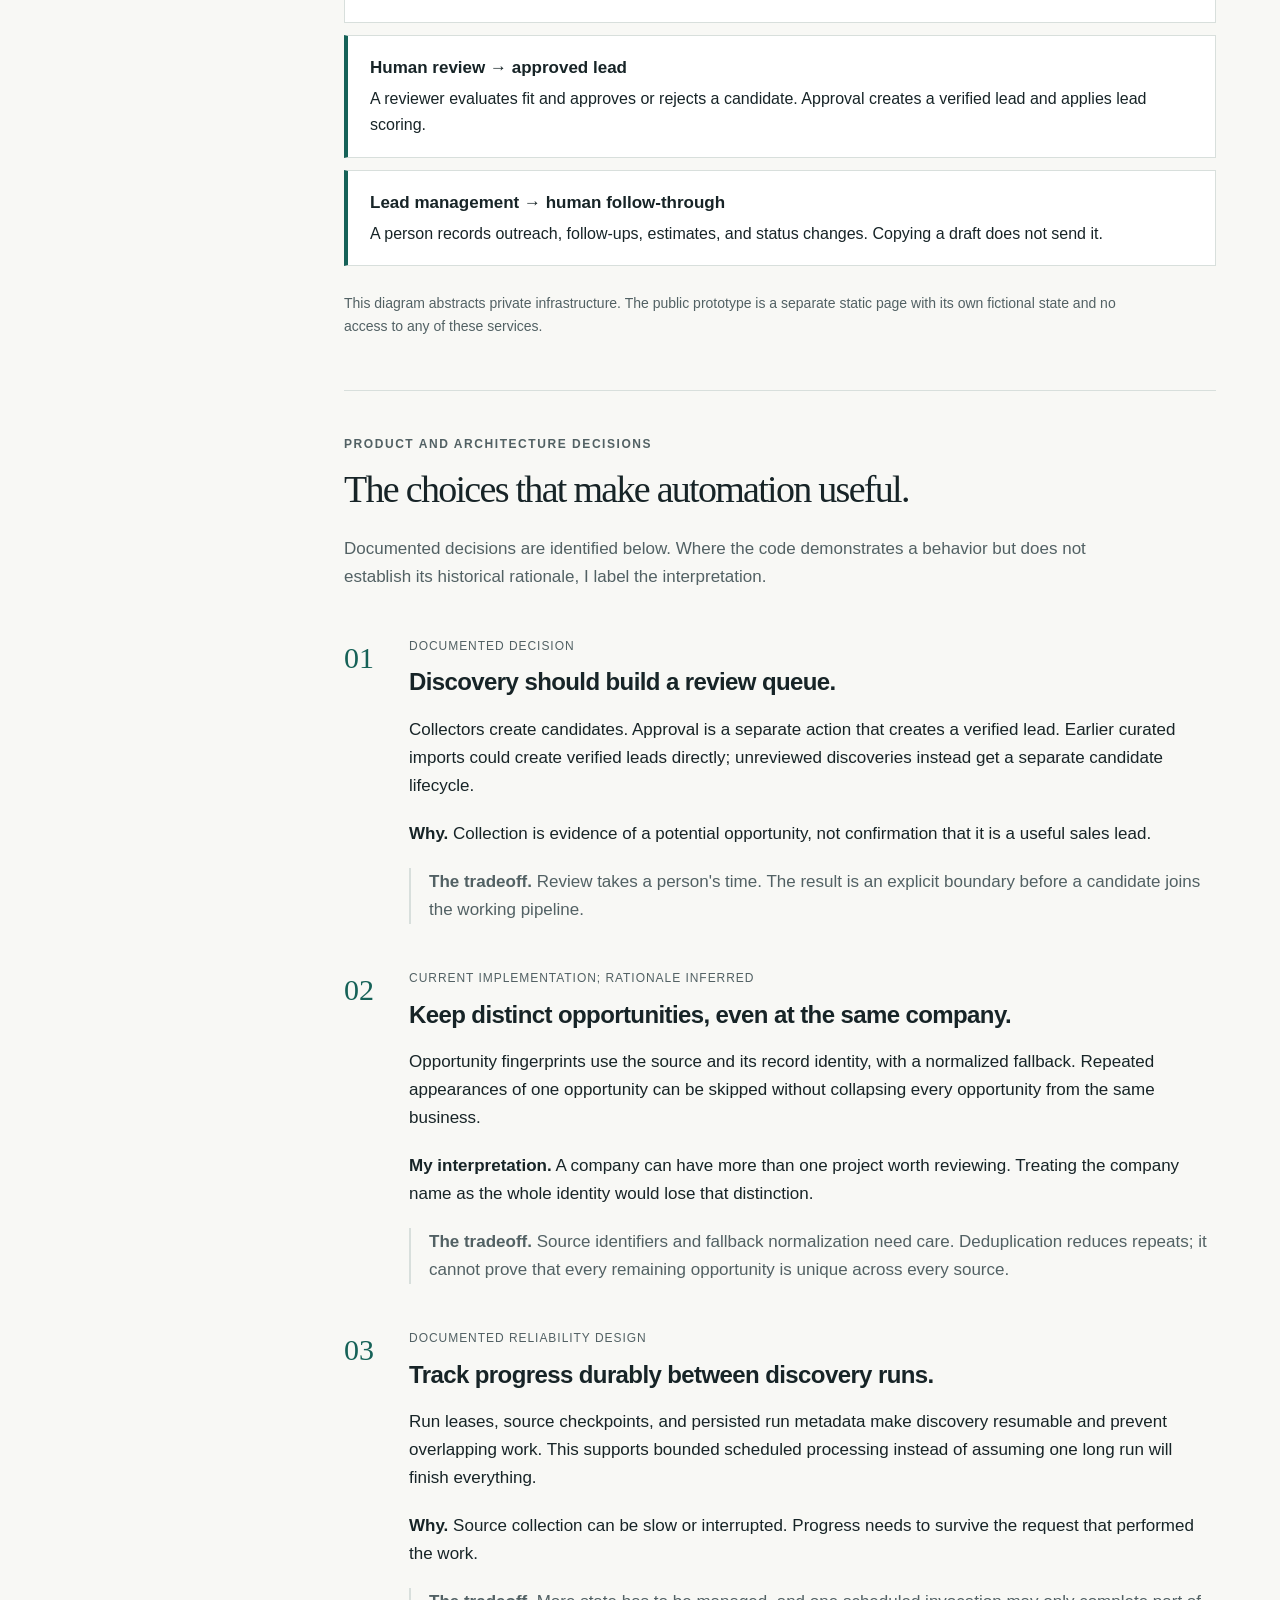
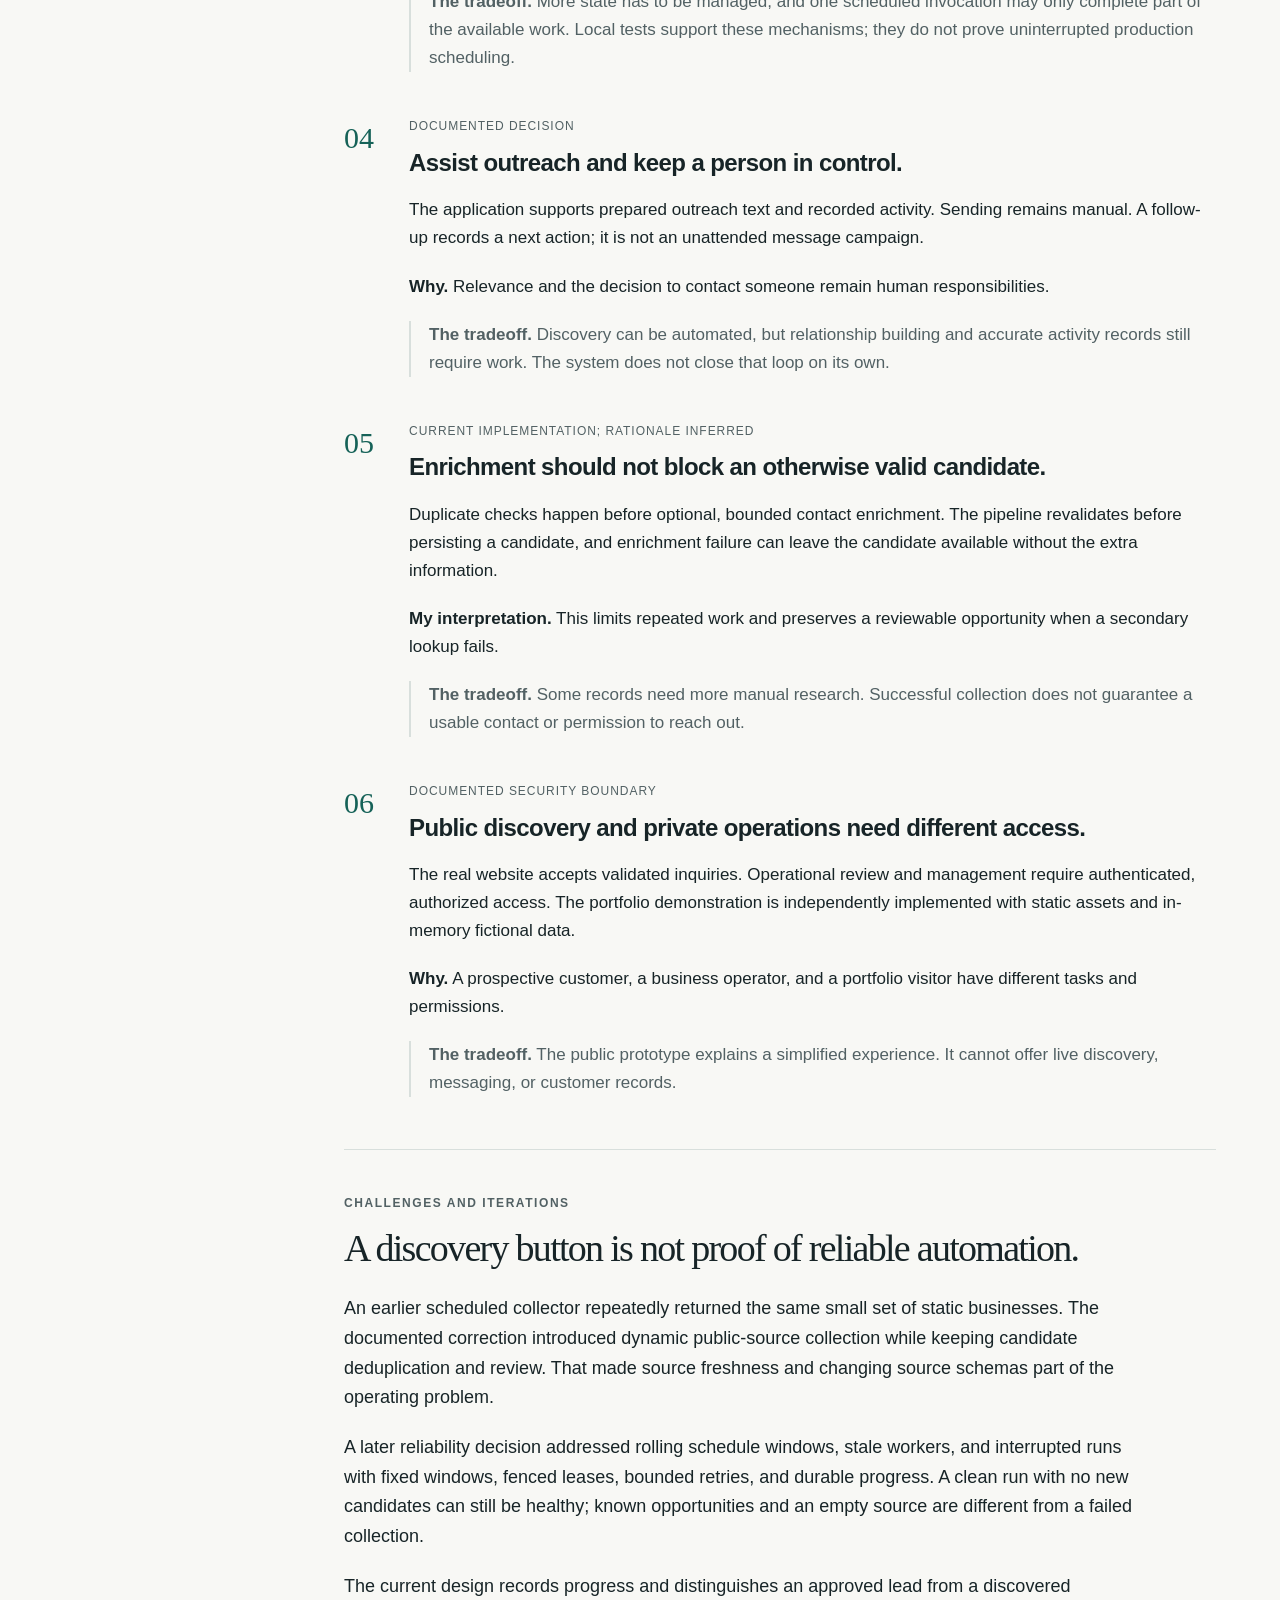
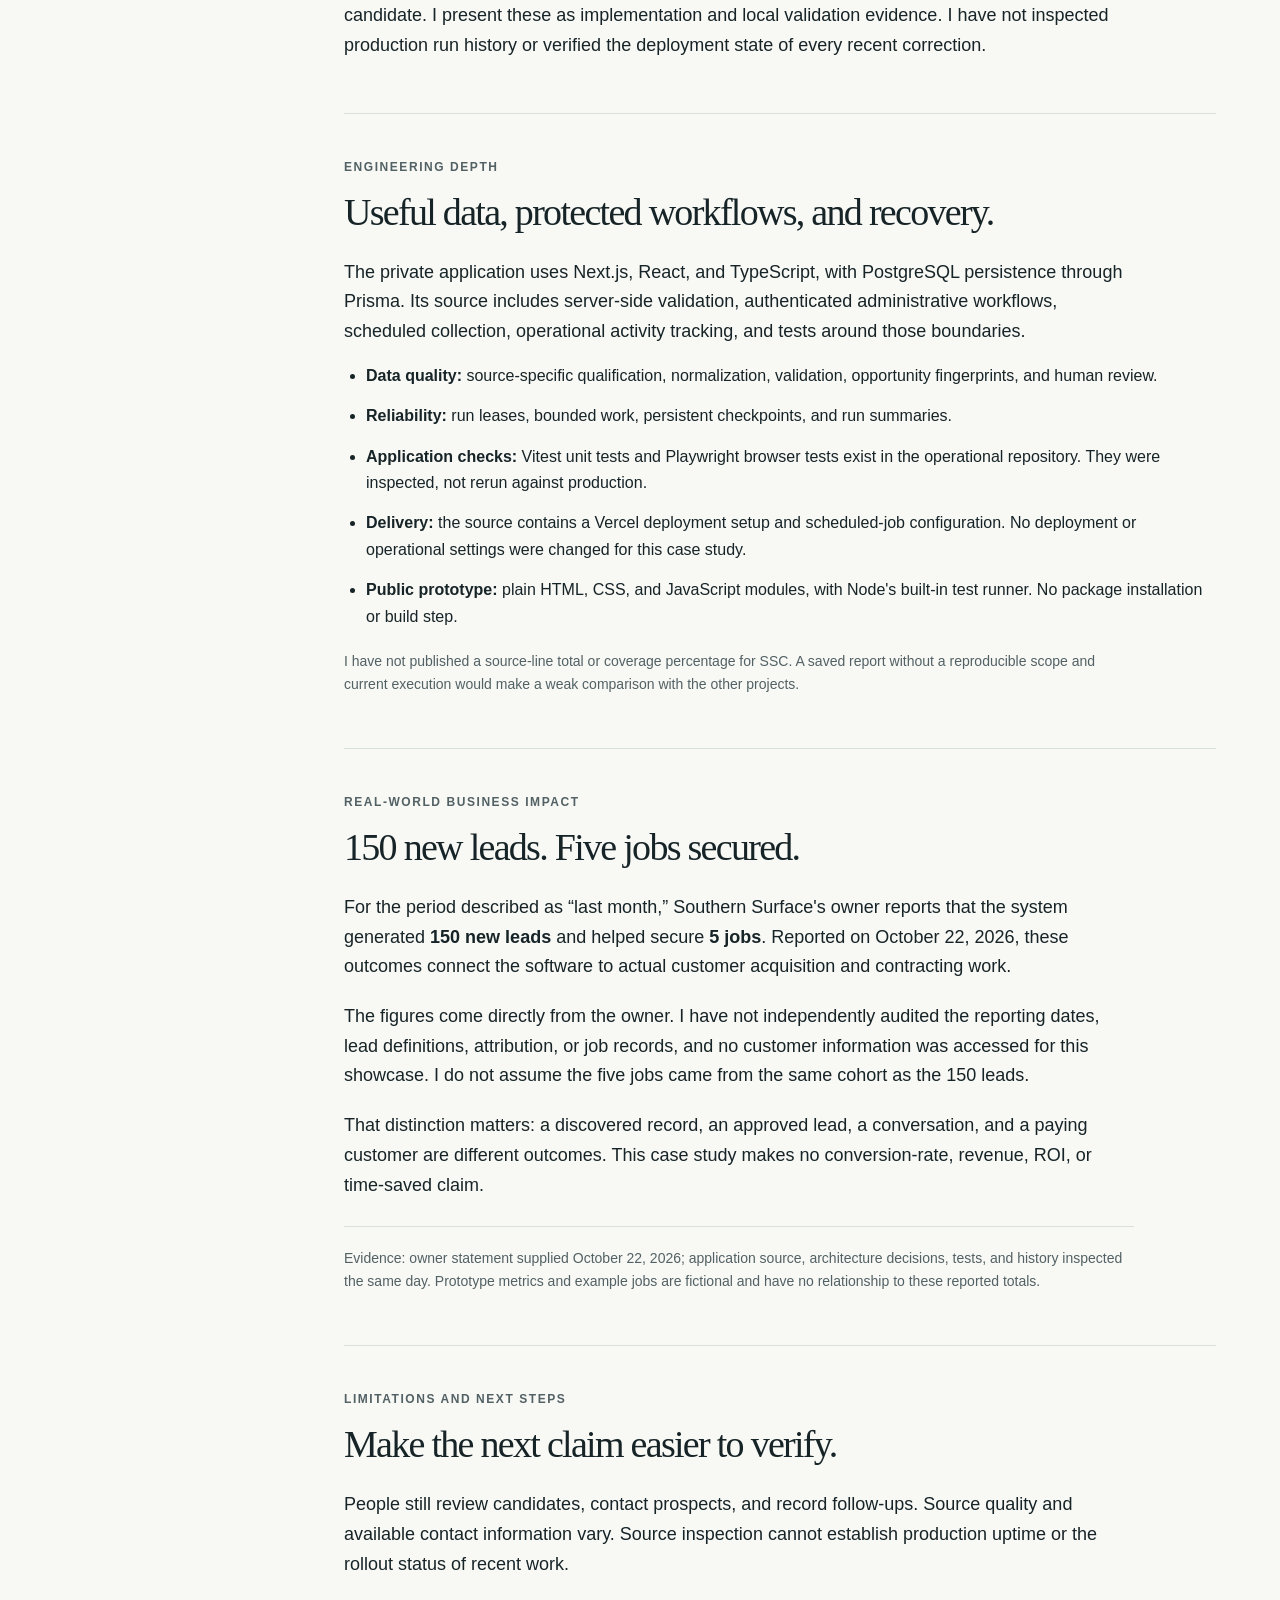
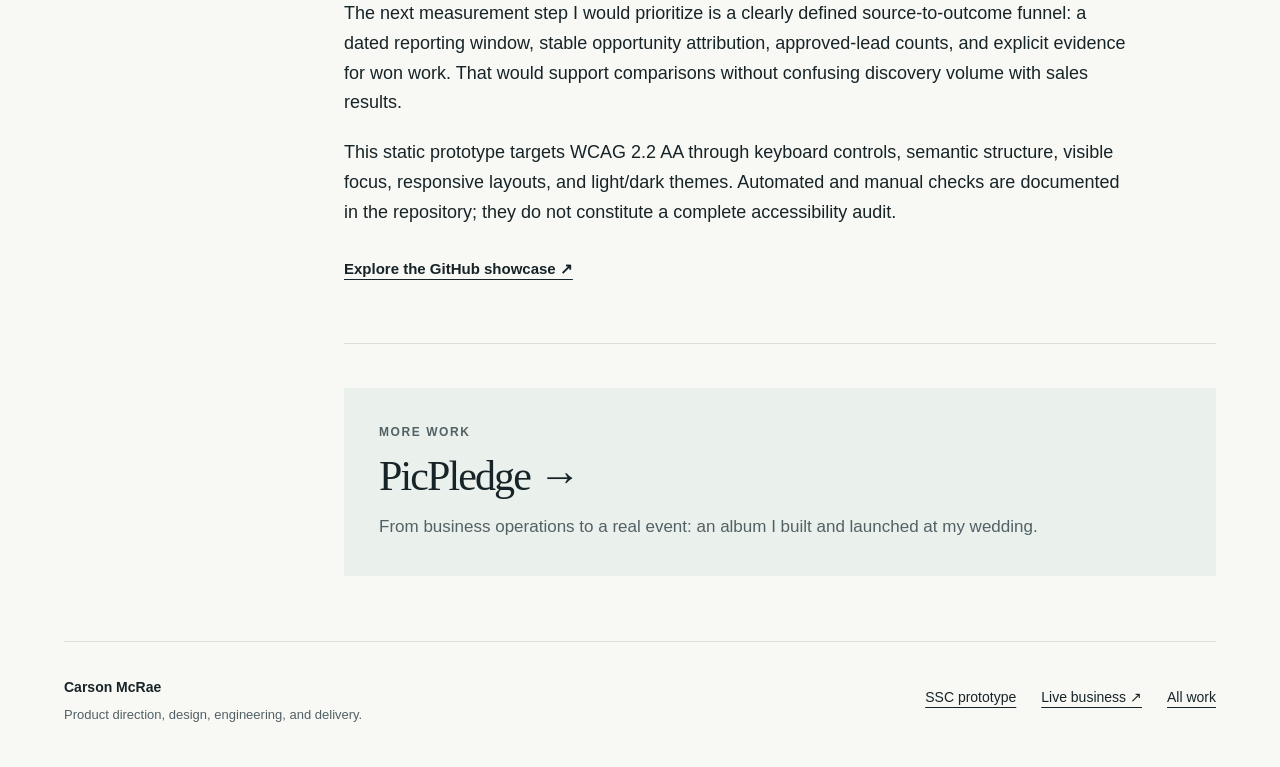
<file: southern-surface/index.html>
<!doctype html>
<!-- Original public case study. No application source, customer data, or operational connectivity. -->
<html lang="en"><head><meta charset="utf-8"><meta name="viewport" content="width=device-width, initial-scale=1">
<title>Southern Surface Company | A product case study by Carson McRae</title>
<meta name="description" content="Building a service business website and human-reviewed lead operations. Explore a fictional prototype and owner-reported results: 150 new leads and 5 jobs last month.">
<link rel="canonical" href="https://carsonmcrae.github.io/southern-surface/">
<meta property="og:type" content="website"><meta property="og:title" content="Southern Surface Company | Carson McRae"><meta property="og:description" content="From opportunity to work on the ground. A real service business, a public website, and human-reviewed lead operations."><meta property="og:url" content="https://carsonmcrae.github.io/southern-surface/"><meta property="og:image" content="https://carsonmcrae.github.io/assets/southern-surface/website-desktop.jpg">
<meta name="theme-color" content="#f8f8f5"><meta name="color-scheme" content="light dark"><meta name="referrer" content="strict-origin-when-cross-origin">
<script src="../theme.js?v=bcb7a6f37748"></script><script src="../nav.js?v=b6e90ea67ac0" defer></script><link rel="icon" href="../assets/favicon.svg" type="image/svg+xml"><link rel="stylesheet" href="../styles.css?v=3ac64880b598"><link rel="stylesheet" href="case.css?v=5d12f967d94d">
</head><body class="ssc"><a class="skip" href="#main">Skip to content</a>
<header class="site-header"><a class="wordmark" href="../index.html" aria-label="Carson McRae, home"><span class="monogram" aria-hidden="true">CM</span> Carson McRae</a>
<nav aria-label="Main"><a href="../index.html#work">Work</a><details class="nav-menu"><summary>Products</summary><ul><li><a href="../picpledge/"><img class="app-icon" src="../assets/icons/picpledge.png" alt="" width="24" height="24" loading="lazy">PicPledge</a></li><li><a href="../recalen/"><img class="app-icon" src="../assets/icons/recalen.png" alt="" width="24" height="24" loading="lazy">Recalen</a></li><li><a href="../ttsnative-case-study/"><img class="app-icon" src="../assets/icons/ttsnative.png" alt="" width="24" height="24" loading="lazy">TTSNative</a></li><li><a href="./" aria-current="page"><img class="app-icon" src="../assets/icons/southern-surface.png" alt="" width="24" height="24" loading="lazy">Southern Surface</a></li></ul></details><a href="../delivery/">Delivery</a><a href="https://github.com/carsonmcrae">GitHub ↗</a></nav>
<button type="button" class="theme-toggle" data-theme-toggle aria-pressed="false" hidden><span>Dark mode</span><span class="theme-rail" aria-hidden="true"><span class="theme-knob"></span></span></button></header>
<main id="main" tabindex="-1"><section class="case-hero"><a class="back-link" href="../index.html#work">← All work</a><p class="eyebrow">Software behind a service business / Product case study</p>
<h1 class="ssc-title"><img class="app-icon" src="../assets/icons/southern-surface.png" alt="" width="72" height="72"><span>Southern Surface Company</span></h1><p class="case-headline">From opportunity to work on the ground.</p>
<p class="case-summary">I built the customer-facing website and the software behind lead discovery and follow-up for a Nashville service business. The work connects product decisions to something tangible: finding opportunities and helping turn them into customer jobs.</p>
<div class="case-links"><a class="button" href="demo/">Explore the interactive prototype →</a><a class="text-link" href="https://www.southernsurfacecompany.com/">Visit the live website ↗</a><a class="text-link" href="#website">See the website walkthrough ↓</a><a class="text-link" href="https://github.com/carsonmcrae/southern-surface-case-study">GitHub showcase ↗</a></div>
<dl class="metrics"><div><dt>150</dt><dd>new leads generated last month*</dd></div><div><dt>5</dt><dd>jobs secured with the system last month*</dd></div><div><dt class="qualitative">Human review</dt><dd>between discovery and an approved lead</dd></div></dl>
<p class="result-note">*Owner-reported on October 22, 2026. “Last month” is the owner's reporting window; exact dates and attribution have not been independently audited. These counts do not establish a conversion rate. <a href="#results">Read the evidence boundary.</a></p>
<figure class="case-art"><img src="../assets/southern-surface/overview.svg?v=2a8c88d6e269" alt="Conceptual illustration of SSC's public service website alongside a separate opportunity review interface with fictional companies" width="1200" height="675"><figcaption>Official SSC logo with an original product illustration. The operations preview uses fictional records; the live public website is shown below.</figcaption></figure></section>
<div class="case-layout"><aside class="case-index"><p class="eyebrow">In this case study</p><nav aria-label="Southern Surface case study"><a href="#problem">The problem</a><a href="#ownership">My role</a><a href="#website">Public website</a><a href="#walkthrough">Interactive walkthrough</a><a href="#architecture">How it fits together</a><a href="#decisions">Product decisions</a><a href="#iteration">What changed</a><a href="#engineering">Engineering depth</a><a href="#results">Business impact</a><a href="#limitations">Limits and next steps</a></nav></aside>
<div class="case-content"><section id="problem" class="reading-section"><p class="eyebrow">The problem</p><h2>A good crew still needs the next opportunity.</h2>
<p>Southern Surface provides painting, flooring, and cleaning for residential and commercial properties in Nashville and Middle Tennessee. A public website helps people understand the work and ask for a quote. Consistent commercial opportunities require another workflow: finding relevant projects and businesses, checking their fit, and following up.</p>
<p>I built software to support both sides. Discovery can collect potential opportunities in the background. A person still decides which ones deserve attention and does the relationship work.</p></section>
<section id="ownership" class="reading-section ownership"><p class="eyebrow">My role</p><h2>From the customer journey to daily operations.</h2>
<p>My contribution spans product direction, requirements, interface design, architecture, implementation, testing, and delivery of the website and lead-management software. This case study describes the work I built; it does not assign the company's sales conversations or service delivery to the software.</p>
<dl class="role-list"><div><dt>Product scope</dt><dd>Service discovery · Quote requests · Lead discovery · Human review · Follow-up</dd></div><div><dt>Built with</dt><dd>Next.js · React · TypeScript · PostgreSQL · Prisma</dd></div><div><dt>Status</dt><dd>Live public business website · Private operations application · Isolated public prototype</dd></div></dl>
<p class="source-note">Implementation and history reviewed October 22, 2026. Source inspection establishes supported behavior; it does not establish that every current local change has reached production.</p></section>
<section id="website" class="reading-section"><p class="eyebrow">The public website</p><h2>Help a customer take a useful first step.</h2>
<p>The public experience introduces the business through finished spaces, then gives visitors a direct route from a service to a quote request. I kept the commercial and residential journeys together while asking for enough project context to make the next conversation useful.</p>
<div class="website-pair"><figure><a href="../assets/southern-surface/website-desktop.jpg"><img src="../assets/southern-surface/website-desktop.jpg" alt="Open full-size SSC desktop homepage: green navigation above an illustrative sunlit living room" width="1265" height="712" loading="lazy"></a><figcaption>Live public homepage, captured October 22, 2026. The hero is illustrative imagery, not evidence of a completed customer job.</figcaption></figure><figure><a href="../assets/southern-surface/website-mobile.jpg"><img src="../assets/southern-surface/website-mobile.jpg" alt="Open full-size mobile view of SSC's public quote-request form" width="375" height="844" loading="lazy"></a><figcaption>Public quote journey at a mobile viewport.</figcaption></figure></div>
<ol class="tour-steps"><li><h3>Find the relevant service.</h3><p>Painting, flooring, and cleaning have their own service pages. The portfolio provides visual context; the FAQ helps answer practical questions before a request.</p></li><li><h3>Describe the project.</h3><p>The quote form asks for the service, property type, project city, and a short description alongside contact details. A general-question option uses the same entry point.</p></li><li><h3>Leave room for a conversation.</h3><p>A request becomes an unverified website inquiry for review. It is separate from collected commercial candidates. Neither path means a job has been won.</p></li></ol>
<details><summary>Responsive design, accessibility, and search</summary><p>The implementation includes responsive layouts, labeled form fields, a skip link, keyboard focus styling, and reduced-motion handling. The public homepage and quote journey were inspected at desktop and mobile widths without submitting a request.</p><p>Canonical metadata, structured business information, and sitemap generation help describe the public pages to search engines. These are implementation choices, not a claim about search ranking or a certification of full WCAG conformance.</p></details>
<a class="text-link" href="https://www.southernsurfacecompany.com/">Explore the public website ↗</a></section>
<section id="walkthrough" class="reading-section"><p class="eyebrow">Try the workflow</p><h2>See what happens before a lead is ready.</h2>
<p>The prototype follows a simplified version of the private application's discovery, candidate review, and lead-management experience. Its records and activity are invented for this showcase.</p>
<div class="prototype-callout"><h3>A guided starting point</h3><p>Simulate a discovery run, watch a duplicate opportunity get skipped, approve a candidate, and record a manual follow-up. Reset whenever you want to start again.</p><a class="button" href="demo/">Open the fictional-data prototype →</a><p class="source-note">Interactive prototype — fictional data. No connection to Southern Surface Company's production systems.</p></div>
<p>A separate outcome guide explains how a discovered opportunity can move through human review, contact, an estimate, and a completed job. That sequence is illustrative; it is not a reconstruction of any customer's history.</p></section>
<section id="architecture" class="reading-section"><p class="eyebrow">How it fits together</p><h2>Two ways in. A person at the decision point.</h2>
<ol class="flow" aria-label="Simplified architecture and data flow"><li><strong>Public website → inquiry</strong>Service pages and a validated quote form create an unverified first-party inquiry for review.</li><li><strong>Scheduled discovery → candidates</strong>Configured sources are collected, normalized, validated, and checked for duplicate opportunities. Optional enrichment is bounded. Candidate records and run progress are persisted.</li><li class="human"><strong>Human review → approved lead</strong>A reviewer evaluates fit and approves or rejects a candidate. Approval creates a verified lead and applies lead scoring.</li><li class="human"><strong>Lead management → human follow-through</strong>A person records outreach, follow-ups, estimates, and status changes. Copying a draft does not send it.</li></ol>
<p class="source-note">This diagram abstracts private infrastructure. The public prototype is a separate static page with its own fictional state and no access to any of these services.</p></section>
<section id="decisions" class="reading-section decisions"><p class="eyebrow">Product and architecture decisions</p><h2>The choices that make automation useful.</h2><p class="section-intro">Documented decisions are identified below. Where the code demonstrates a behavior but does not establish its historical rationale, I label the interpretation.</p>
<article class="decision"><span class="decision-number">01</span><div><p class="evidence-label">Documented decision</p><h3>Discovery should build a review queue.</h3><p>Collectors create candidates. Approval is a separate action that creates a verified lead. Earlier curated imports could create verified leads directly; unreviewed discoveries instead get a separate candidate lifecycle.</p><p><strong>Why.</strong> Collection is evidence of a potential opportunity, not confirmation that it is a useful sales lead.</p><p class="tradeoff"><strong>The tradeoff.</strong> Review takes a person's time. The result is an explicit boundary before a candidate joins the working pipeline.</p></div></article>
<article class="decision"><span class="decision-number">02</span><div><p class="evidence-label">Current implementation; rationale inferred</p><h3>Keep distinct opportunities, even at the same company.</h3><p>Opportunity fingerprints use the source and its record identity, with a normalized fallback. Repeated appearances of one opportunity can be skipped without collapsing every opportunity from the same business.</p><p><strong>My interpretation.</strong> A company can have more than one project worth reviewing. Treating the company name as the whole identity would lose that distinction.</p><p class="tradeoff"><strong>The tradeoff.</strong> Source identifiers and fallback normalization need care. Deduplication reduces repeats; it cannot prove that every remaining opportunity is unique across every source.</p></div></article>
<article class="decision"><span class="decision-number">03</span><div><p class="evidence-label">Documented reliability design</p><h3>Track progress durably between discovery runs.</h3><p>Run leases, source checkpoints, and persisted run metadata make discovery resumable and prevent overlapping work. This supports bounded scheduled processing instead of assuming one long run will finish everything.</p><p><strong>Why.</strong> Source collection can be slow or interrupted. Progress needs to survive the request that performed the work.</p><p class="tradeoff"><strong>The tradeoff.</strong> More state has to be managed, and one scheduled invocation may only complete part of the available work. Local tests support these mechanisms; they do not prove uninterrupted production scheduling.</p></div></article>
<article class="decision"><span class="decision-number">04</span><div><p class="evidence-label">Documented decision</p><h3>Assist outreach and keep a person in control.</h3><p>The application supports prepared outreach text and recorded activity. Sending remains manual. A follow-up records a next action; it is not an unattended message campaign.</p><p><strong>Why.</strong> Relevance and the decision to contact someone remain human responsibilities.</p><p class="tradeoff"><strong>The tradeoff.</strong> Discovery can be automated, but relationship building and accurate activity records still require work. The system does not close that loop on its own.</p></div></article>
<article class="decision"><span class="decision-number">05</span><div><p class="evidence-label">Current implementation; rationale inferred</p><h3>Enrichment should not block an otherwise valid candidate.</h3><p>Duplicate checks happen before optional, bounded contact enrichment. The pipeline revalidates before persisting a candidate, and enrichment failure can leave the candidate available without the extra information.</p><p><strong>My interpretation.</strong> This limits repeated work and preserves a reviewable opportunity when a secondary lookup fails.</p><p class="tradeoff"><strong>The tradeoff.</strong> Some records need more manual research. Successful collection does not guarantee a usable contact or permission to reach out.</p></div></article>
<article class="decision"><span class="decision-number">06</span><div><p class="evidence-label">Documented security boundary</p><h3>Public discovery and private operations need different access.</h3><p>The real website accepts validated inquiries. Operational review and management require authenticated, authorized access. The portfolio demonstration is independently implemented with static assets and in-memory fictional data.</p><p><strong>Why.</strong> A prospective customer, a business operator, and a portfolio visitor have different tasks and permissions.</p><p class="tradeoff"><strong>The tradeoff.</strong> The public prototype explains a simplified experience. It cannot offer live discovery, messaging, or customer records.</p></div></article></section>
<section id="iteration" class="reading-section"><p class="eyebrow">Challenges and iterations</p><h2>A discovery button is not proof of reliable automation.</h2>
<p>An earlier scheduled collector repeatedly returned the same small set of static businesses. The documented correction introduced dynamic public-source collection while keeping candidate deduplication and review. That made source freshness and changing source schemas part of the operating problem.</p>
<p>A later reliability decision addressed rolling schedule windows, stale workers, and interrupted runs with fixed windows, fenced leases, bounded retries, and durable progress. A clean run with no new candidates can still be healthy; known opportunities and an empty source are different from a failed collection.</p>
<p>The current design records progress and distinguishes an approved lead from a discovered candidate. I present these as implementation and local validation evidence. I have not inspected production run history or verified the deployment state of every recent correction.</p></section>
<section id="engineering" class="reading-section"><p class="eyebrow">Engineering depth</p><h2>Useful data, protected workflows, and recovery.</h2>
<p>The private application uses Next.js, React, and TypeScript, with PostgreSQL persistence through Prisma. Its source includes server-side validation, authenticated administrative workflows, scheduled collection, operational activity tracking, and tests around those boundaries.</p>
<ul class="scope-list"><li><strong>Data quality:</strong> source-specific qualification, normalization, validation, opportunity fingerprints, and human review.</li><li><strong>Reliability:</strong> run leases, bounded work, persistent checkpoints, and run summaries.</li><li><strong>Application checks:</strong> Vitest unit tests and Playwright browser tests exist in the operational repository. They were inspected, not rerun against production.</li><li><strong>Delivery:</strong> the source contains a Vercel deployment setup and scheduled-job configuration. No deployment or operational settings were changed for this case study.</li><li><strong>Public prototype:</strong> plain HTML, CSS, and JavaScript modules, with Node's built-in test runner. No package installation or build step.</li></ul>
<p class="source-note">I have not published a source-line total or coverage percentage for SSC. A saved report without a reproducible scope and current execution would make a weak comparison with the other projects.</p></section>
<section id="results" class="reading-section"><p class="eyebrow">Real-world business impact</p><h2>150 new leads. Five jobs secured.</h2>
<p>For the period described as “last month,” Southern Surface's owner reports that the system generated <strong>150 new leads</strong> and helped secure <strong>5 jobs</strong>. Reported on October 22, 2026, these outcomes connect the software to actual customer acquisition and contracting work.</p>
<p>The figures come directly from the owner. I have not independently audited the reporting dates, lead definitions, attribution, or job records, and no customer information was accessed for this showcase. I do not assume the five jobs came from the same cohort as the 150 leads.</p>
<p>That distinction matters: a discovered record, an approved lead, a conversation, and a paying customer are different outcomes. This case study makes no conversion-rate, revenue, ROI, or time-saved claim.</p>
<p class="status-note">Evidence: owner statement supplied October 22, 2026; application source, architecture decisions, tests, and history inspected the same day. Prototype metrics and example jobs are fictional and have no relationship to these reported totals.</p></section>
<section id="limitations" class="reading-section"><p class="eyebrow">Limitations and next steps</p><h2>Make the next claim easier to verify.</h2>
<p>People still review candidates, contact prospects, and record follow-ups. Source quality and available contact information vary. Source inspection cannot establish production uptime or the rollout status of recent work.</p>
<p>The next measurement step I would prioritize is a clearly defined source-to-outcome funnel: a dated reporting window, stable opportunity attribution, approved-lead counts, and explicit evidence for won work. That would support comparisons without confusing discovery volume with sales results.</p>
<p>This static prototype targets WCAG 2.2 AA through keyboard controls, semantic structure, visible focus, responsive layouts, and light/dark themes. Automated and manual checks are documented in the repository; they do not constitute a complete accessibility audit.</p>
<p><a class="text-link" href="https://github.com/carsonmcrae/southern-surface-case-study">Explore the GitHub showcase ↗</a></p></section>
<section class="next-case"><p class="eyebrow">More work</p><h2><a href="../picpledge/">PicPledge →</a></h2><p>From business operations to a real event: an album I built and launched at my wedding.</p></section>
</div></div></main>
<footer class="site-footer"><div><strong>Carson McRae</strong><p>Product direction, design, engineering, and delivery.</p></div><div><a href="demo/">SSC prototype</a><a href="https://www.southernsurfacecompany.com/">Live business ↗</a><a href="../index.html#work">All work</a></div></footer></body></html>
</file>
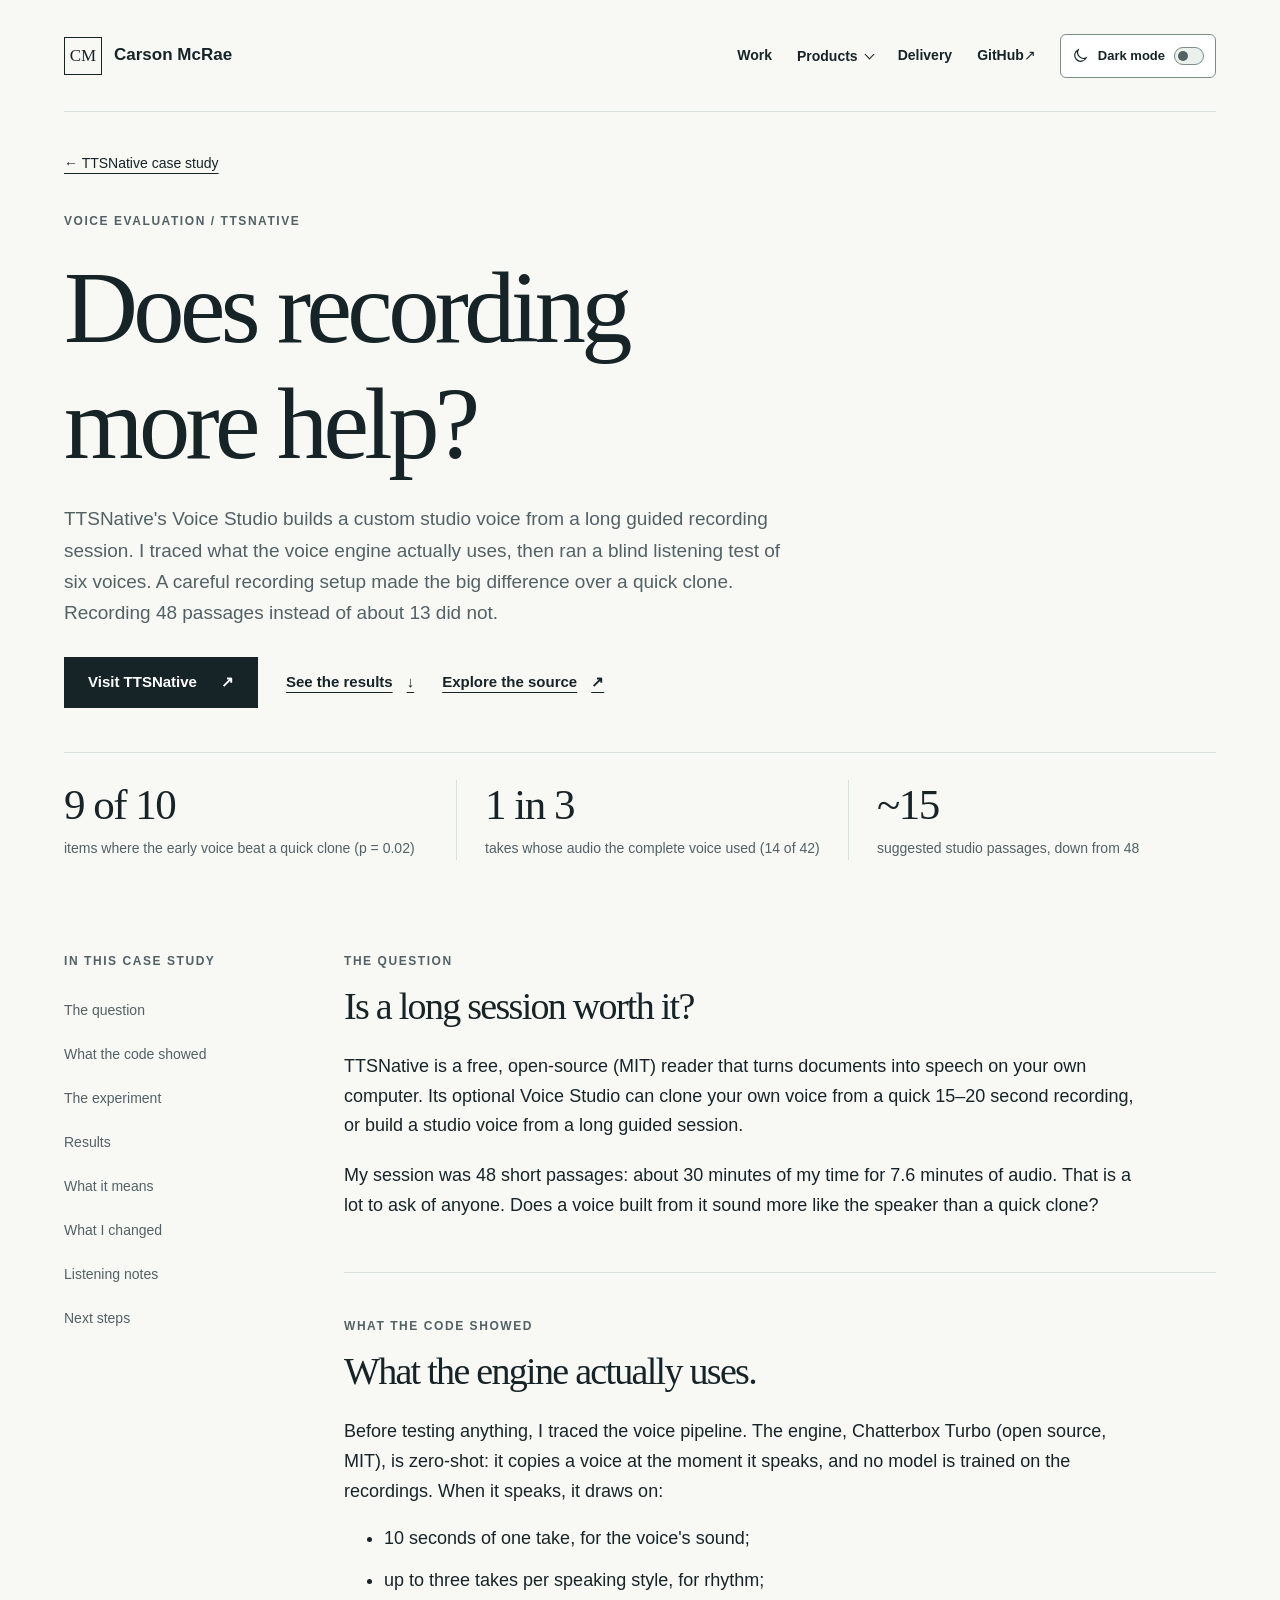
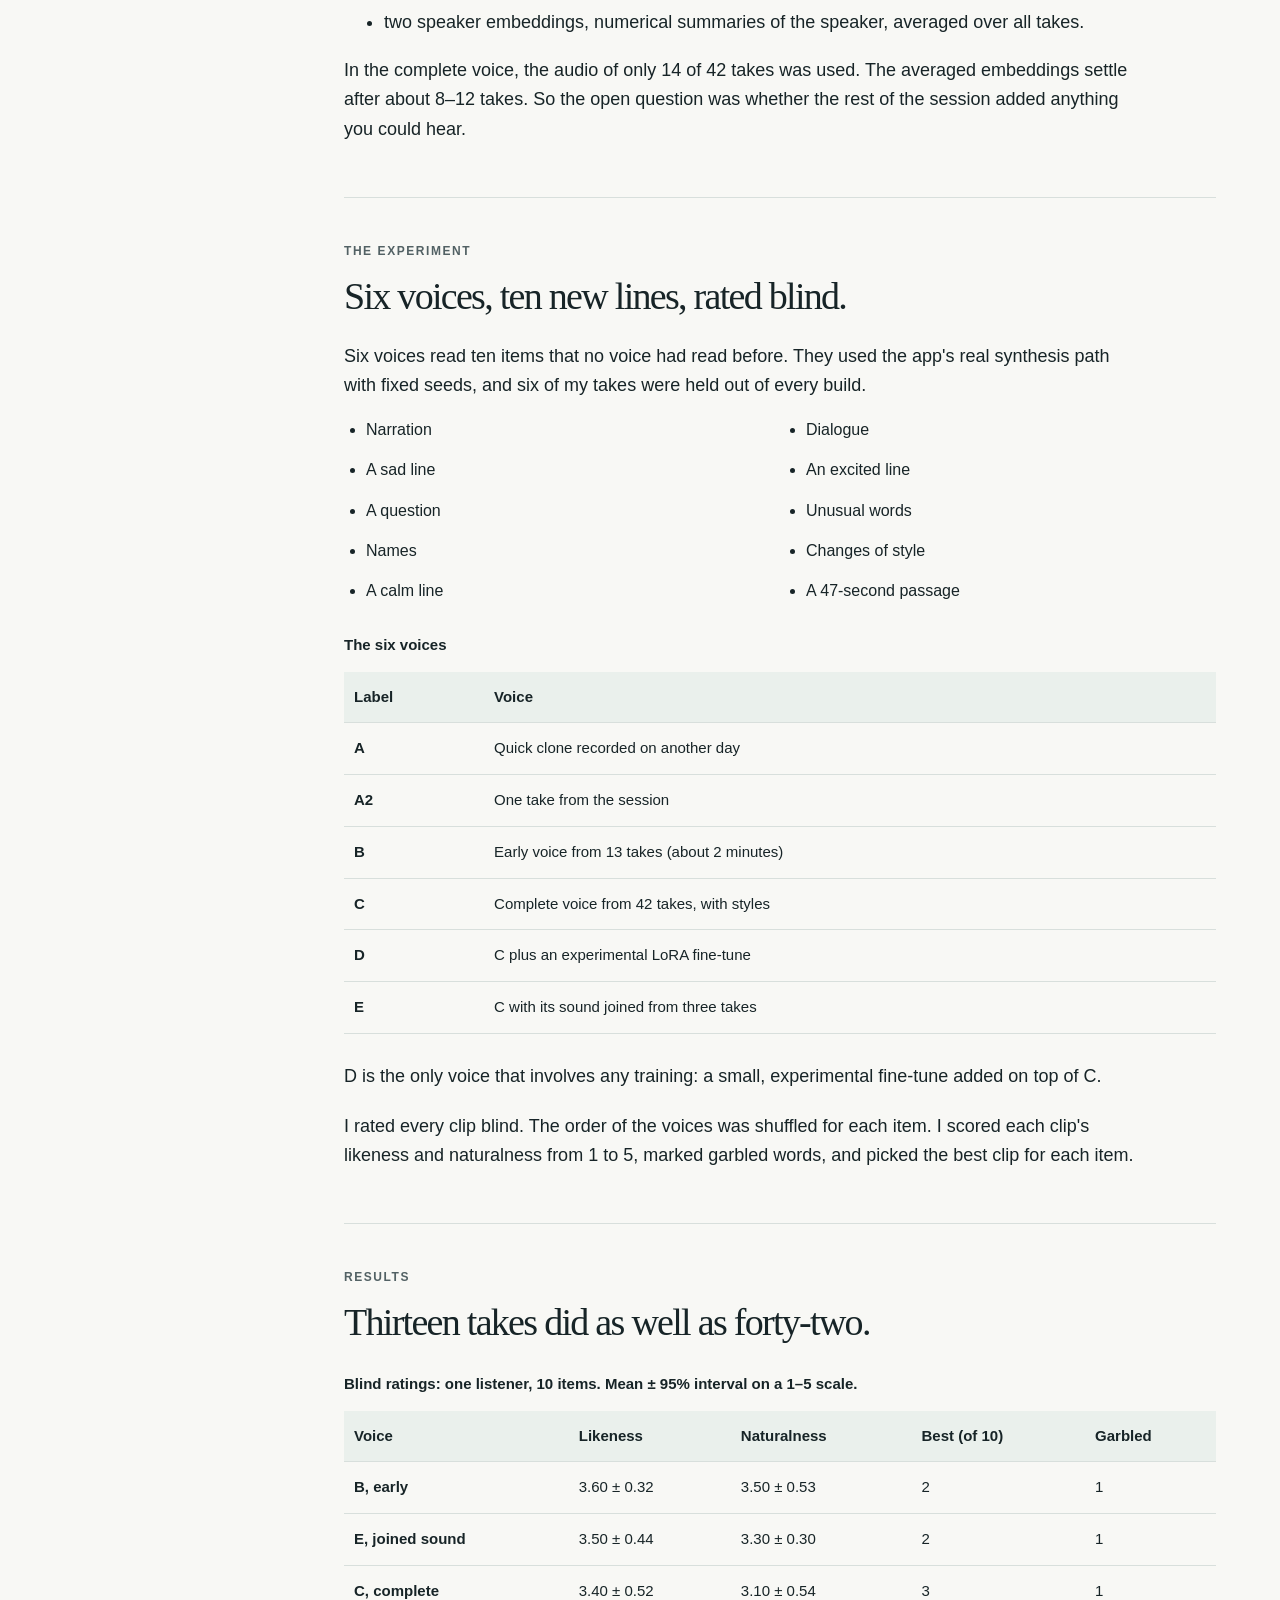
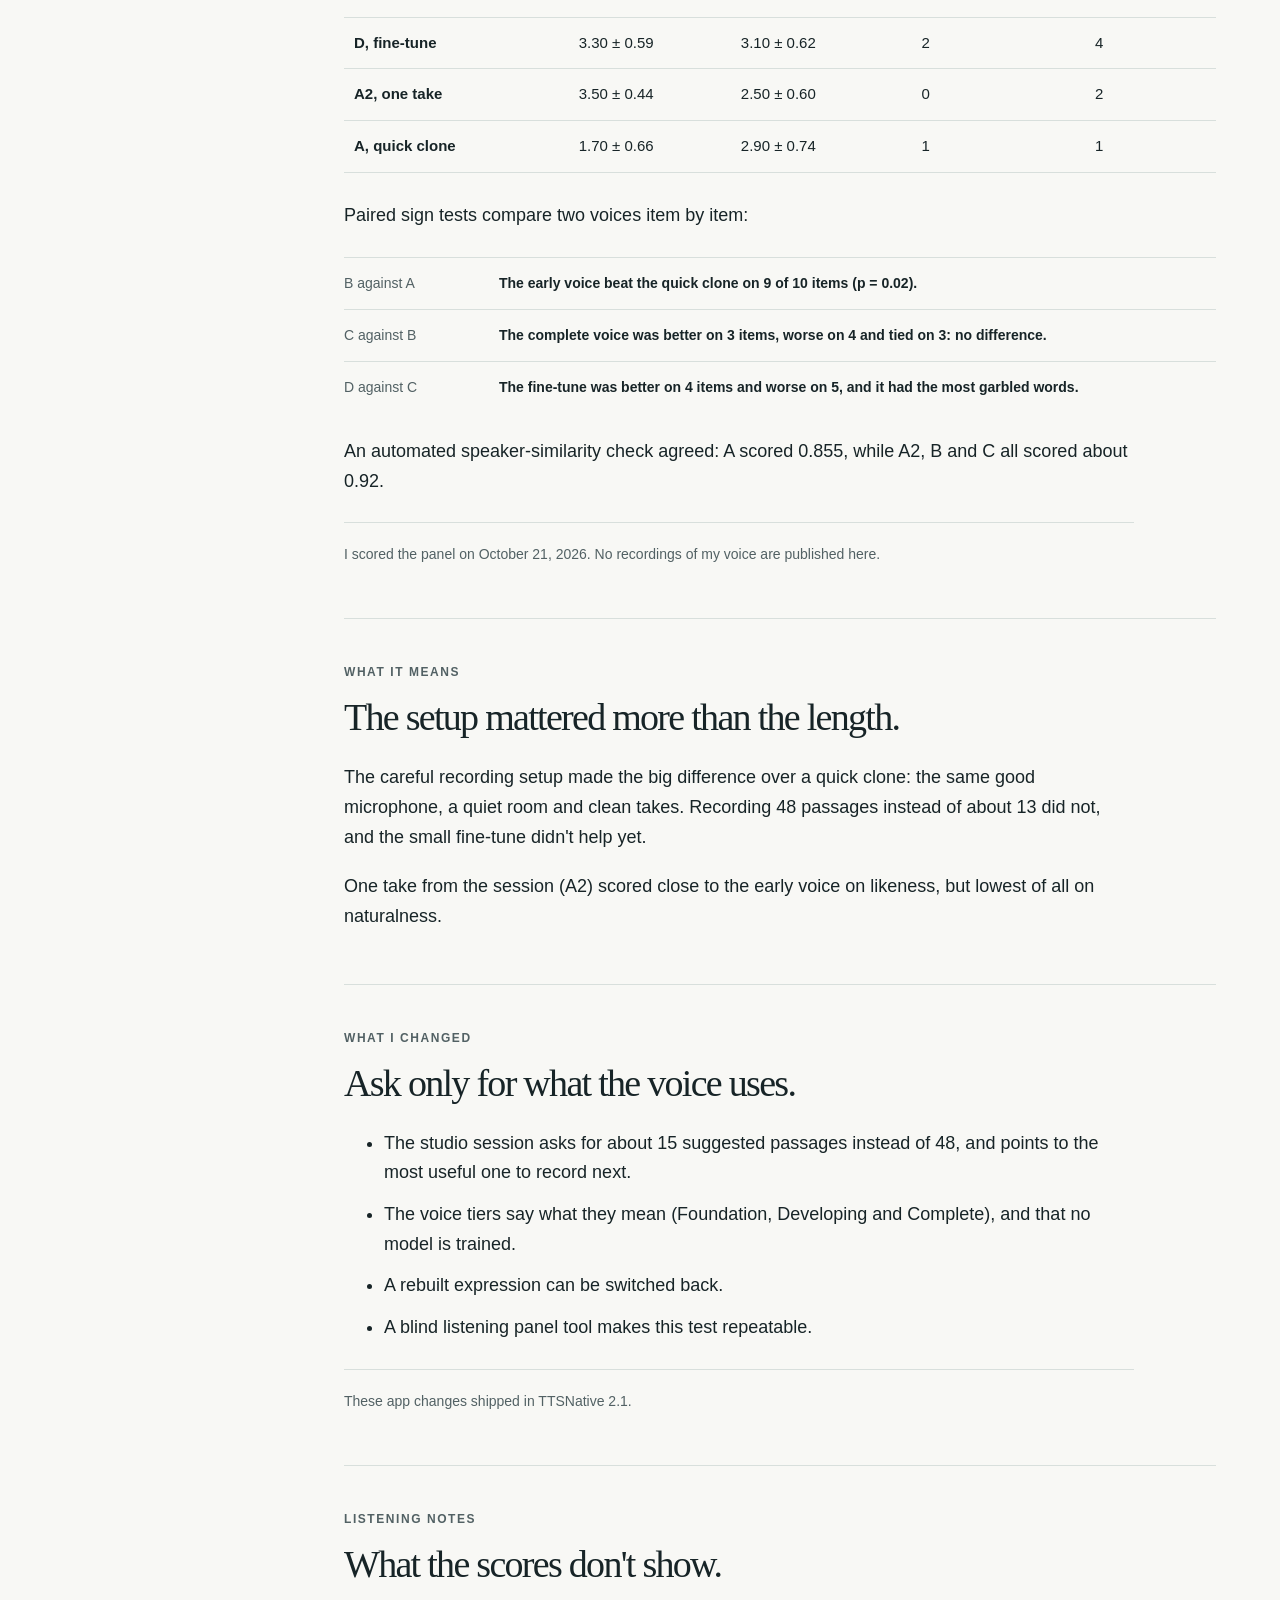
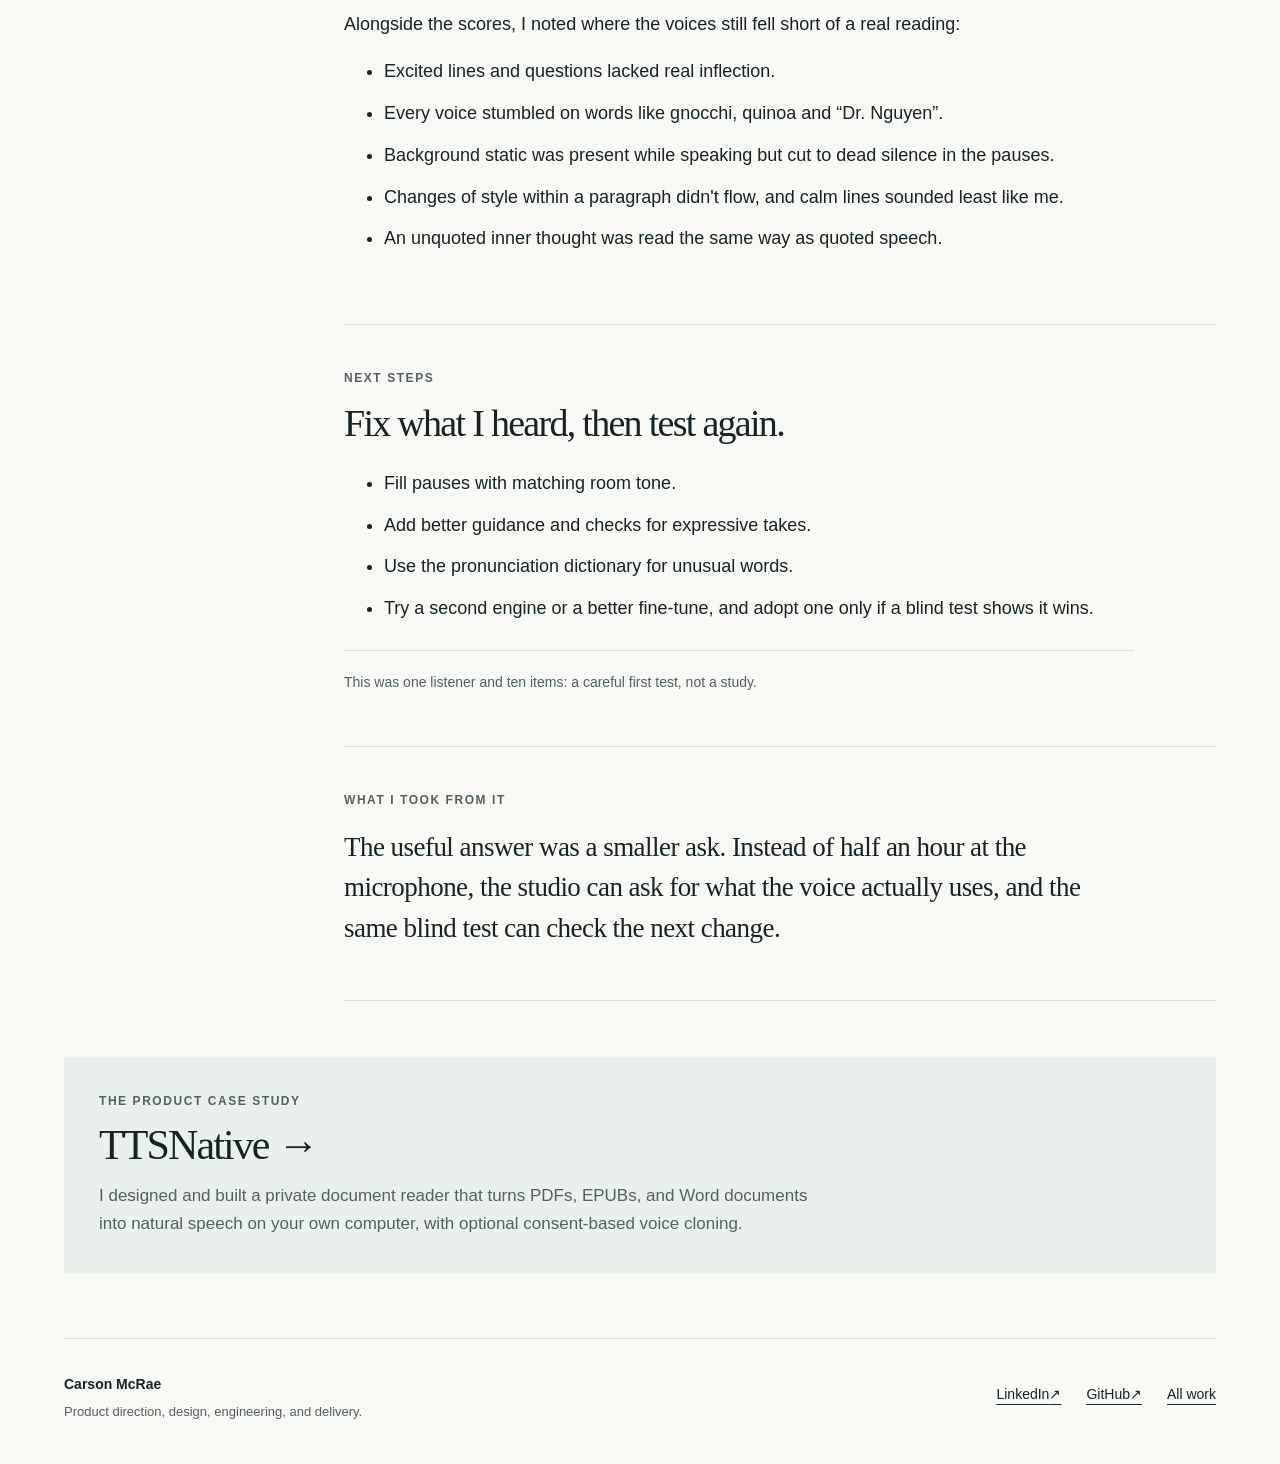
<file: studio-voice/index.html>
<!doctype html>
<!-- Purpose: Present Carson McRae's product work. Scope: Static, accessible portfolio content. Does NOT belong: Application runtime, private data, or authentication. -->
<html lang="en"><head><meta charset="utf-8"><meta name="viewport" content="width=device-width, initial-scale=1">
<title>TTSNative studio voice evaluation | Carson McRae</title><meta name="description" content="How Carson McRae traced TTSNative&#x27;s voice pipeline and ran a blind six-voice listening test to find out whether a longer recording session makes a custom studio voice sound more like its speaker."><link rel="canonical" href="https://carsonmcrae.github.io/studio-voice/">
<meta property="og:type" content="website"><meta property="og:title" content="TTSNative studio voice evaluation | Carson McRae"><meta property="og:description" content="How Carson McRae traced TTSNative&#x27;s voice pipeline and ran a blind six-voice listening test to find out whether a longer recording session makes a custom studio voice sound more like its speaker."><meta property="og:url" content="https://carsonmcrae.github.io/studio-voice/">
<meta name="theme-color" content="#f8f8f5"><meta name="color-scheme" content="light dark"><script src="../theme.js?v=bcb7a6f37748"></script><script src="../nav.js?v=b6e90ea67ac0" defer></script><link rel="icon" href="../assets/favicon.svg" type="image/svg+xml"><link rel="stylesheet" href="../styles.css?v=3ac64880b598"></head>
<body><a class="skip" href="#main">Skip to content</a>
<header class="site-header"><a class="wordmark" href="../index.html" aria-label="Carson McRae, home"><span class="monogram" aria-hidden="true">CM</span> Carson McRae</a>
<nav aria-label="Main"><a href="../index.html#work">Work</a><details class="nav-menu"><summary>Products</summary><ul><li><a href="../picpledge/"><img class="app-icon" src="../assets/icons/picpledge.png" alt="" width="24" height="24" loading="lazy">PicPledge</a></li><li><a href="../recalen/"><img class="app-icon" src="../assets/icons/recalen.png" alt="" width="24" height="24" loading="lazy">Recalen</a></li><li><a href="../ttsnative-case-study/"><img class="app-icon" src="../assets/icons/ttsnative.png" alt="" width="24" height="24" loading="lazy">TTSNative</a></li><li><a href="../southern-surface/"><img class="app-icon" src="../assets/icons/southern-surface.png" alt="" width="24" height="24" loading="lazy">Southern Surface</a></li></ul></details><a href="../delivery/">Delivery</a><a href="https://github.com/carsonmcrae">GitHub <span aria-hidden="true">↗</span></a></nav>
<button type="button" class="theme-toggle" data-theme-toggle aria-pressed="false" hidden><svg viewBox="0 0 24 24" fill="none" stroke="currentColor" stroke-width="1.7" aria-hidden="true"><path d="M20 15.3A8.5 8.5 0 0 1 8.7 4a8.5 8.5 0 1 0 11.3 11.3Z"/></svg><span>Dark mode</span><span class="theme-rail" aria-hidden="true"><span class="theme-knob"></span></span></button></header><main id="main" tabindex="-1"><section class="case-hero"><a class="back-link" href="../ttsnative-case-study/">← TTSNative case study</a><p class="eyebrow">Voice evaluation / TTSNative</p>
<h1>Does recording<br>more help?</h1><p class="case-summary">TTSNative's Voice Studio builds a custom studio voice from a long guided recording session. I traced what the voice engine actually uses, then ran a blind listening test of six voices. A careful recording setup made the big difference over a quick clone. Recording 48 passages instead of about 13 did not.</p>
<div class="case-links"><a class="button" href="https://ttsnative.com/">Visit TTSNative <span aria-hidden="true">↗</span></a><a class="text-link" href="#results">See the results <span aria-hidden="true">↓</span></a><a class="text-link" href="https://github.com/carsonmcrae/ttsnative">Explore the source <span aria-hidden="true">↗</span></a></div>
<dl class="metrics"><div><dt>9 of 10</dt><dd>items where the early voice beat a quick clone (p = 0.02)</dd></div><div><dt>1 in 3</dt><dd>takes whose audio the complete voice used (14 of 42)</dd></div><div><dt>~15</dt><dd>suggested studio passages, down from 48</dd></div></dl></section>
<div class="case-layout"><aside class="case-index"><p class="eyebrow">In this case study</p><nav aria-label="Studio voice case study"><a href="#question">The question</a><a href="#engine">What the code showed</a><a href="#experiment">The experiment</a><a href="#results">Results</a><a href="#meaning">What it means</a><a href="#changes">What I changed</a><a href="#listening">Listening notes</a><a href="#next">Next steps</a></nav></aside>
<div class="case-content"><section id="question" class="reading-section"><p class="eyebrow">The question</p><h2>Is a long session worth it?</h2>
<p>TTSNative is a free, open-source (MIT) reader that turns documents into speech on your own computer. Its optional Voice Studio can clone your own voice from a quick 15–20 second recording, or build a studio voice from a long guided session.</p>
<p>My session was 48 short passages: about 30 minutes of my time for 7.6 minutes of audio. That is a lot to ask of anyone. Does a voice built from it sound more like the speaker than a quick clone?</p></section>
<section id="engine" class="reading-section"><p class="eyebrow">What the code showed</p><h2>What the engine actually uses.</h2>
<p>Before testing anything, I traced the voice pipeline. The engine, Chatterbox Turbo (open source, MIT), is zero-shot: it copies a voice at the moment it speaks, and no model is trained on the recordings. When it speaks, it draws on:</p>
<ul><li>10 seconds of one take, for the voice's sound;</li><li>up to three takes per speaking style, for rhythm;</li><li>two speaker embeddings, numerical summaries of the speaker, averaged over all takes.</li></ul>
<p>In the complete voice, the audio of only 14 of 42 takes was used. The averaged embeddings settle after about 8–12 takes. So the open question was whether the rest of the session added anything you could hear.</p></section>
<section id="experiment" class="reading-section"><p class="eyebrow">The experiment</p><h2>Six voices, ten new lines, rated blind.</h2>
<p>Six voices read ten items that no voice had read before. They used the app's real synthesis path with fixed seeds, and six of my takes were held out of every build.</p>
<ul class="scope-list"><li>Narration</li><li>Dialogue</li><li>A sad line</li><li>An excited line</li><li>A question</li><li>Unusual words</li><li>Names</li><li>Changes of style</li><li>A calm line</li><li>A 47-second passage</li></ul>
<div class="coverage-table"><table><caption>The six voices</caption><thead><tr><th scope="col">Label</th><th scope="col">Voice</th></tr></thead><tbody>
<tr><th scope="row">A</th><td>Quick clone recorded on another day</td></tr>
<tr><th scope="row">A2</th><td>One take from the session</td></tr>
<tr><th scope="row">B</th><td>Early voice from 13 takes (about 2 minutes)</td></tr>
<tr><th scope="row">C</th><td>Complete voice from 42 takes, with styles</td></tr>
<tr><th scope="row">D</th><td>C plus an experimental LoRA fine-tune</td></tr>
<tr><th scope="row">E</th><td>C with its sound joined from three takes</td></tr></tbody></table></div>
<p>D is the only voice that involves any training: a small, experimental fine-tune added on top of C.</p>
<p>I rated every clip blind. The order of the voices was shuffled for each item. I scored each clip's likeness and naturalness from 1 to 5, marked garbled words, and picked the best clip for each item.</p></section>
<section id="results" class="reading-section"><p class="eyebrow">Results</p><h2>Thirteen takes did as well as forty-two.</h2>
<div class="coverage-table"><table><caption>Blind ratings: one listener, 10 items. Mean ± 95% interval on a 1–5 scale.</caption><thead><tr><th scope="col">Voice</th><th scope="col">Likeness</th><th scope="col">Natural&shy;ness</th><th scope="col">Best (of 10)</th><th scope="col">Garbled</th></tr></thead><tbody>
<tr><th scope="row">B, early</th><td>3.60 ±&nbsp;0.32</td><td>3.50 ±&nbsp;0.53</td><td>2</td><td>1</td></tr>
<tr><th scope="row">E, joined sound</th><td>3.50 ±&nbsp;0.44</td><td>3.30 ±&nbsp;0.30</td><td>2</td><td>1</td></tr>
<tr><th scope="row">C, complete</th><td>3.40 ±&nbsp;0.52</td><td>3.10 ±&nbsp;0.54</td><td>3</td><td>1</td></tr>
<tr><th scope="row">D, fine-tune</th><td>3.30 ±&nbsp;0.59</td><td>3.10 ±&nbsp;0.62</td><td>2</td><td>4</td></tr>
<tr><th scope="row">A2, one take</th><td>3.50 ±&nbsp;0.44</td><td>2.50 ±&nbsp;0.60</td><td>0</td><td>2</td></tr>
<tr><th scope="row">A, quick clone</th><td>1.70 ±&nbsp;0.66</td><td>2.90 ±&nbsp;0.74</td><td>1</td><td>1</td></tr></tbody></table></div>
<p>Paired sign tests compare two voices item by item:</p>
<dl class="role-list"><div><dt>B against A</dt><dd>The early voice beat the quick clone on 9 of 10 items (p = 0.02).</dd></div><div><dt>C against B</dt><dd>The complete voice was better on 3 items, worse on 4 and tied on 3: no difference.</dd></div><div><dt>D against C</dt><dd>The fine-tune was better on 4 items and worse on 5, and it had the most garbled words.</dd></div></dl>
<p>An automated speaker-similarity check agreed: A scored 0.855, while A2, B and C all scored about 0.92.</p>
<p class="status-note">I scored the panel on October 21, 2026. No recordings of my voice are published here.</p></section>
<section id="meaning" class="reading-section"><p class="eyebrow">What it means</p><h2>The setup mattered more than the length.</h2>
<p>The careful recording setup made the big difference over a quick clone: the same good microphone, a quiet room and clean takes. Recording 48 passages instead of about 13 did not, and the small fine-tune didn't help yet.</p>
<p>One take from the session (A2) scored close to the early voice on likeness, but lowest of all on naturalness.</p></section>
<section id="changes" class="reading-section"><p class="eyebrow">What I changed</p><h2>Ask only for what the voice uses.</h2>
<ul><li>The studio session asks for about 15 suggested passages instead of 48, and points to the most useful one to record next.</li><li>The voice tiers say what they mean (Foundation, Developing and Complete), and that no model is trained.</li><li>A rebuilt expression can be switched back.</li><li>A blind listening panel tool makes this test repeatable.</li></ul>
<p class="status-note">These app changes shipped in TTSNative 2.1.</p></section>
<section id="listening" class="reading-section"><p class="eyebrow">Listening notes</p><h2>What the scores don't show.</h2>
<p>Alongside the scores, I noted where the voices still fell short of a real reading:</p>
<ul><li>Excited lines and questions lacked real inflection.</li><li>Every voice stumbled on words like gnocchi, quinoa and “Dr. Nguyen”.</li><li>Background static was present while speaking but cut to dead silence in the pauses.</li><li>Changes of style within a paragraph didn't flow, and calm lines sounded least like me.</li><li>An unquoted inner thought was read the same way as quoted speech.</li></ul></section>
<section id="next" class="reading-section"><p class="eyebrow">Next steps</p><h2>Fix what I heard, then test again.</h2>
<ul><li>Fill pauses with matching room tone.</li><li>Add better guidance and checks for expressive takes.</li><li>Use the pronunciation dictionary for unusual words.</li><li>Try a second engine or a better fine-tune, and adopt one only if a blind test shows it wins.</li></ul>
<p class="status-note">This was one listener and ten items: a careful first test, not a study.</p></section>
<section class="reading-section reflection"><p class="eyebrow">What I took from it</p><p>The useful answer was a smaller ask. Instead of half an hour at the microphone, the studio can ask for what the voice actually uses, and the same blind test can check the next change.</p></section>
</div></div><section class="next-case"><p class="eyebrow">The product case study</p><h2><a href="../ttsnative-case-study/">TTSNative <span aria-hidden="true">→</span></a></h2><p>I designed and built a private document reader that turns PDFs, EPUBs, and Word documents into natural speech on your own computer, with optional consent-based voice cloning.</p></section></main><footer class="site-footer"><div><strong>Carson McRae</strong><p>Product direction, design, engineering, and delivery.</p></div>
<div><a href="https://www.linkedin.com/in/carsonmcrae/">LinkedIn <span aria-hidden="true">↗</span></a><a href="https://github.com/carsonmcrae">GitHub <span aria-hidden="true">↗</span></a><a href="../index.html">All work</a></div></footer></body></html>
</file>
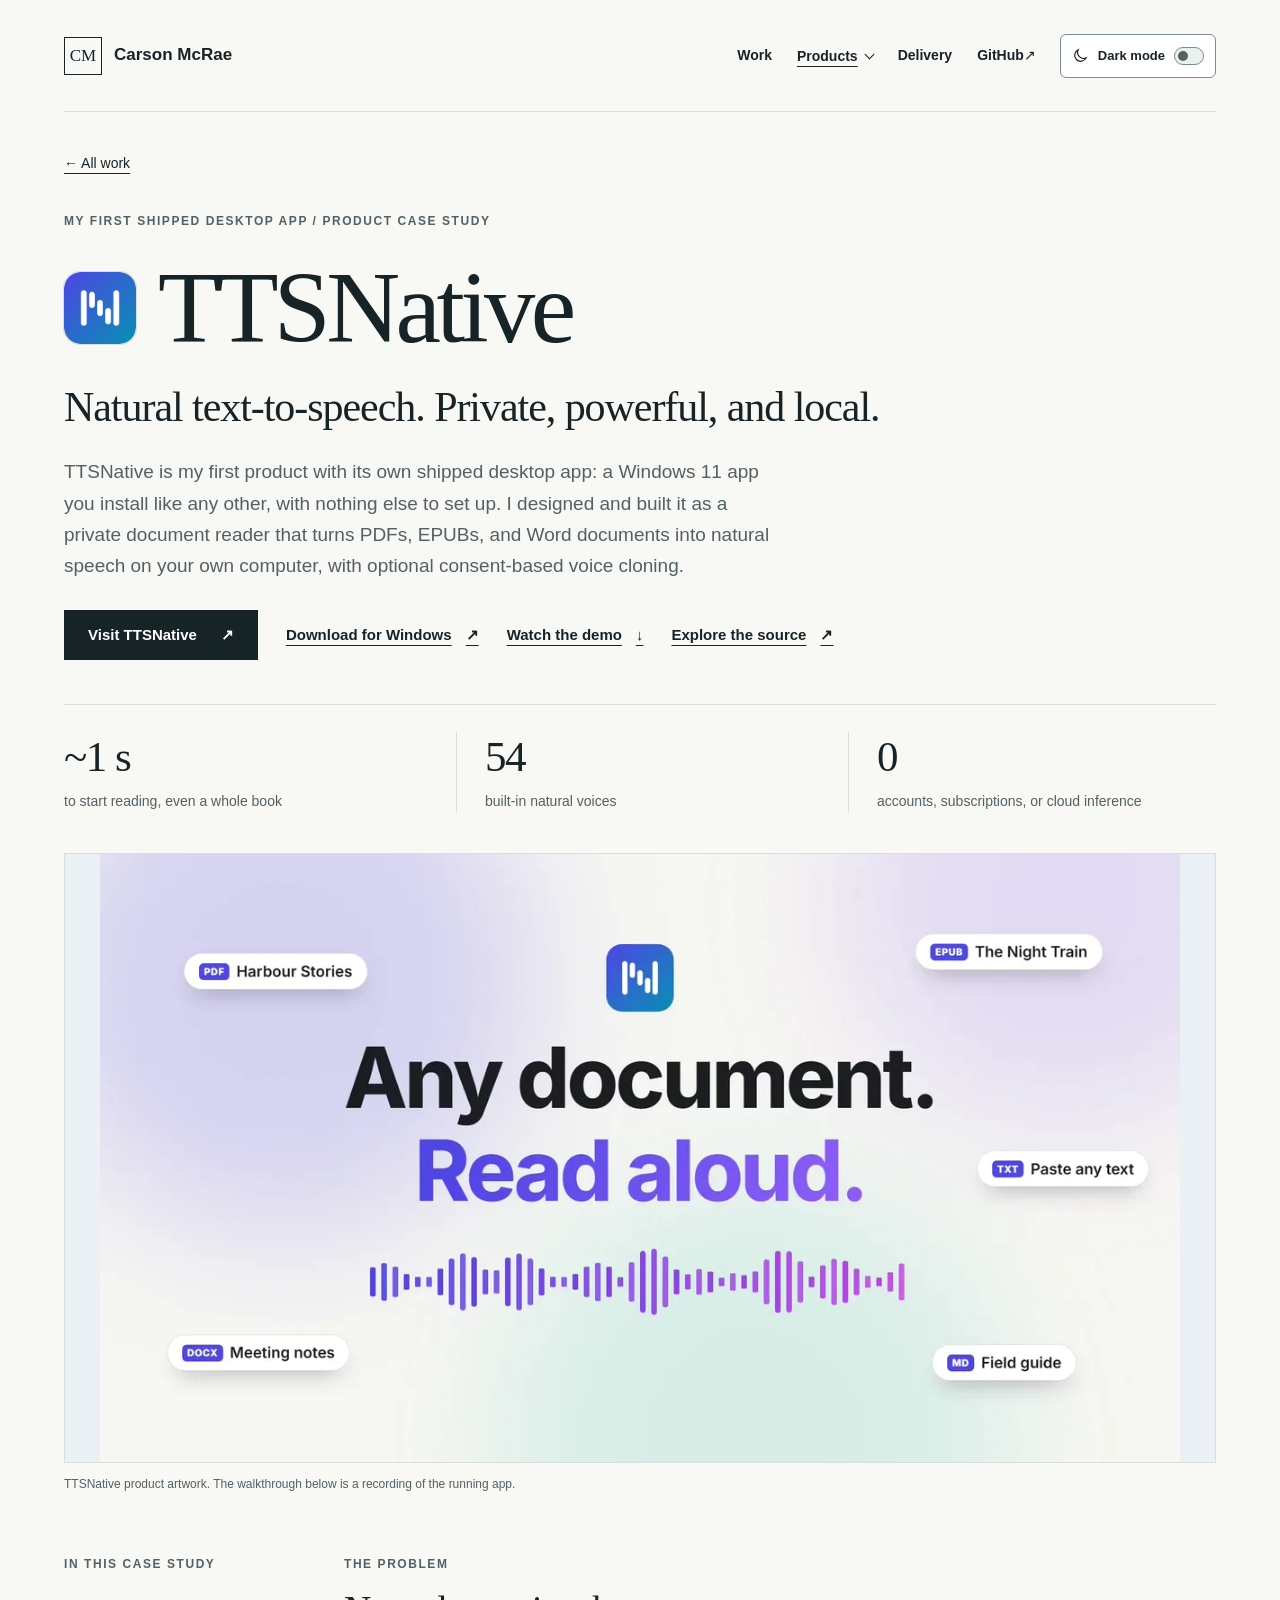
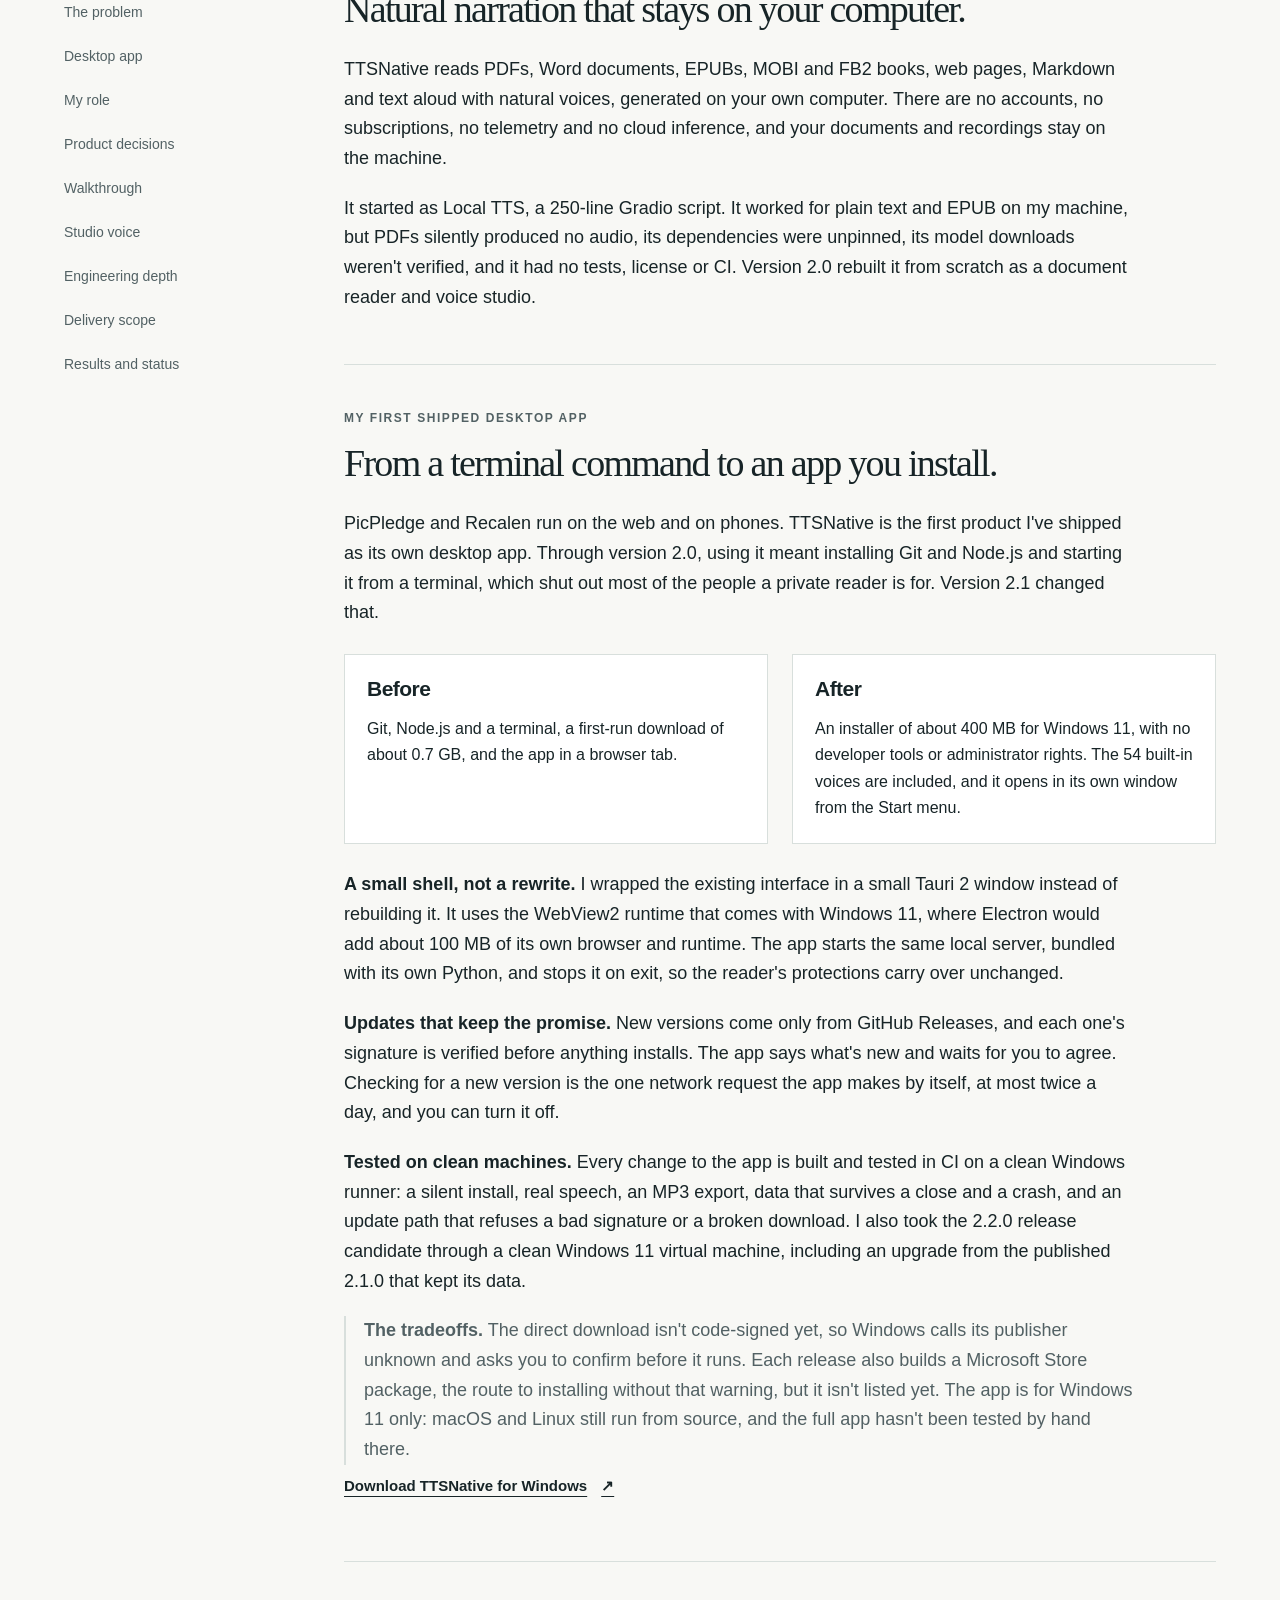
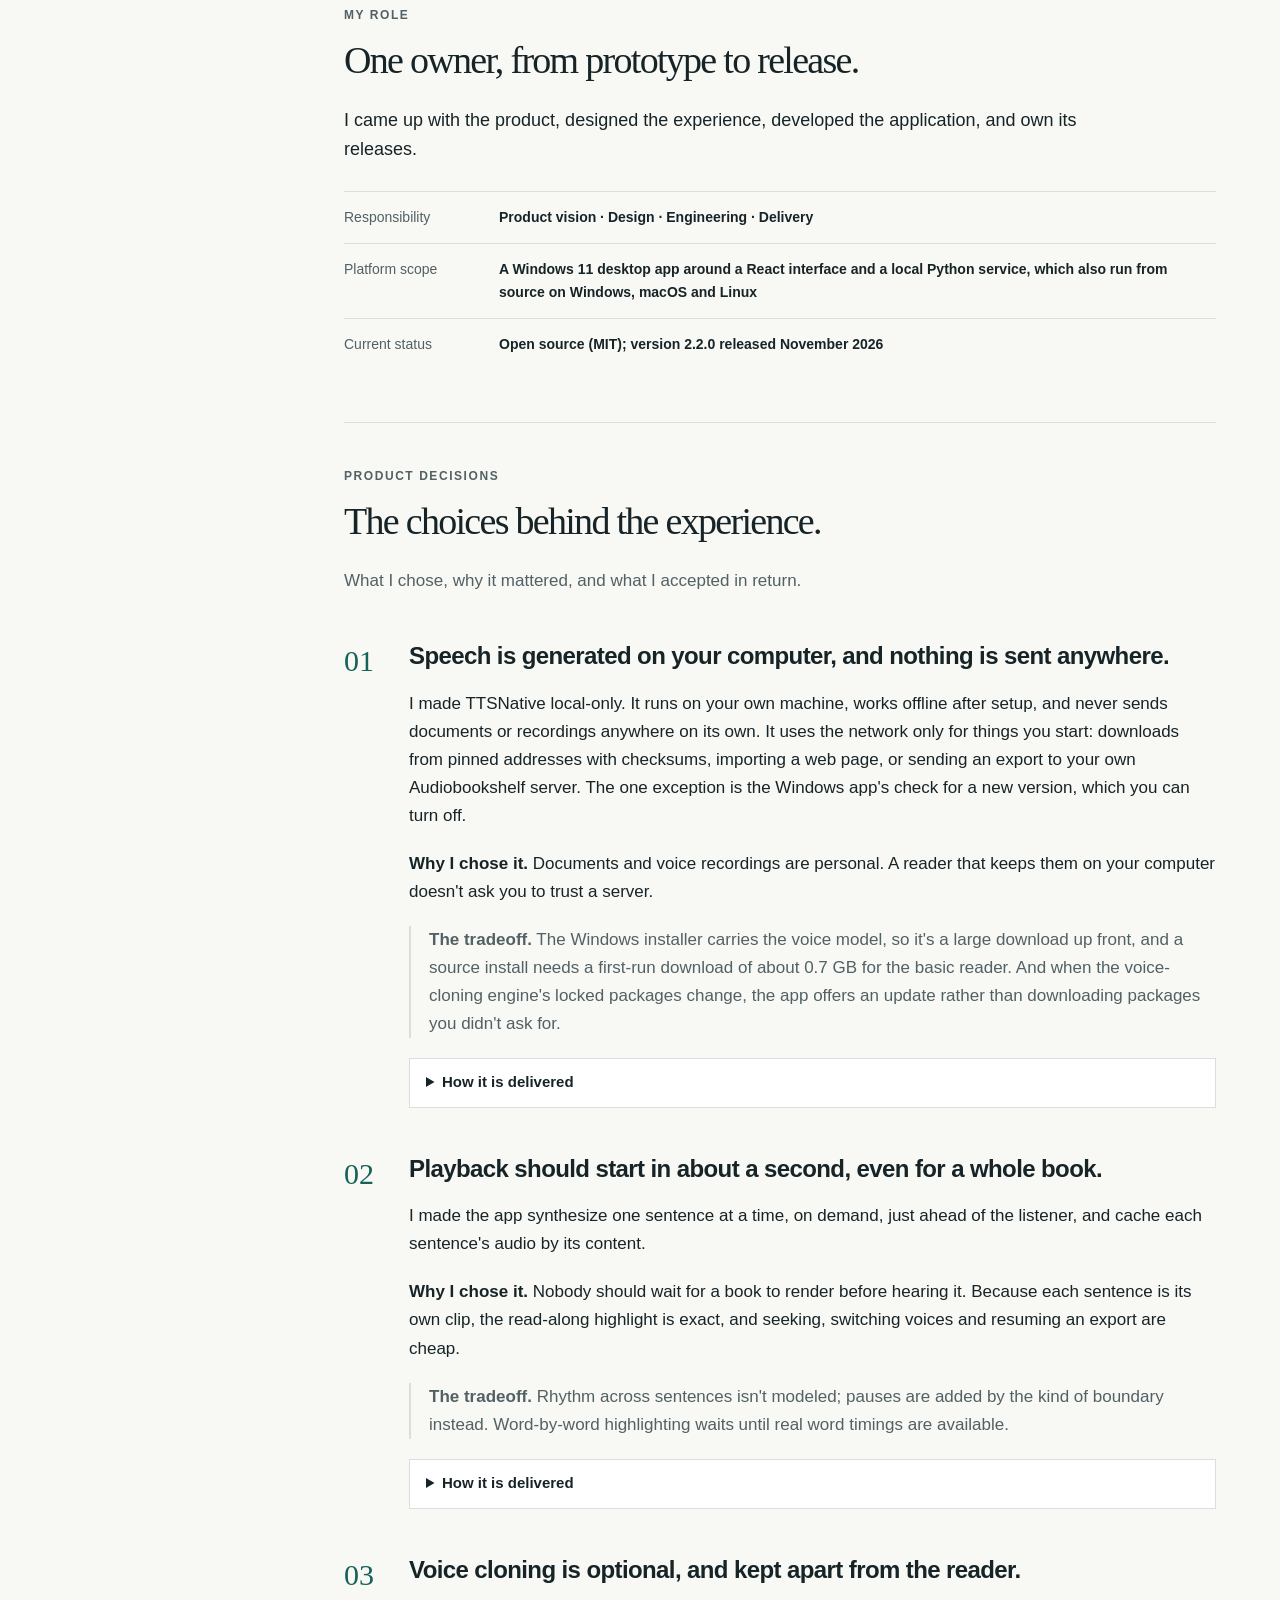
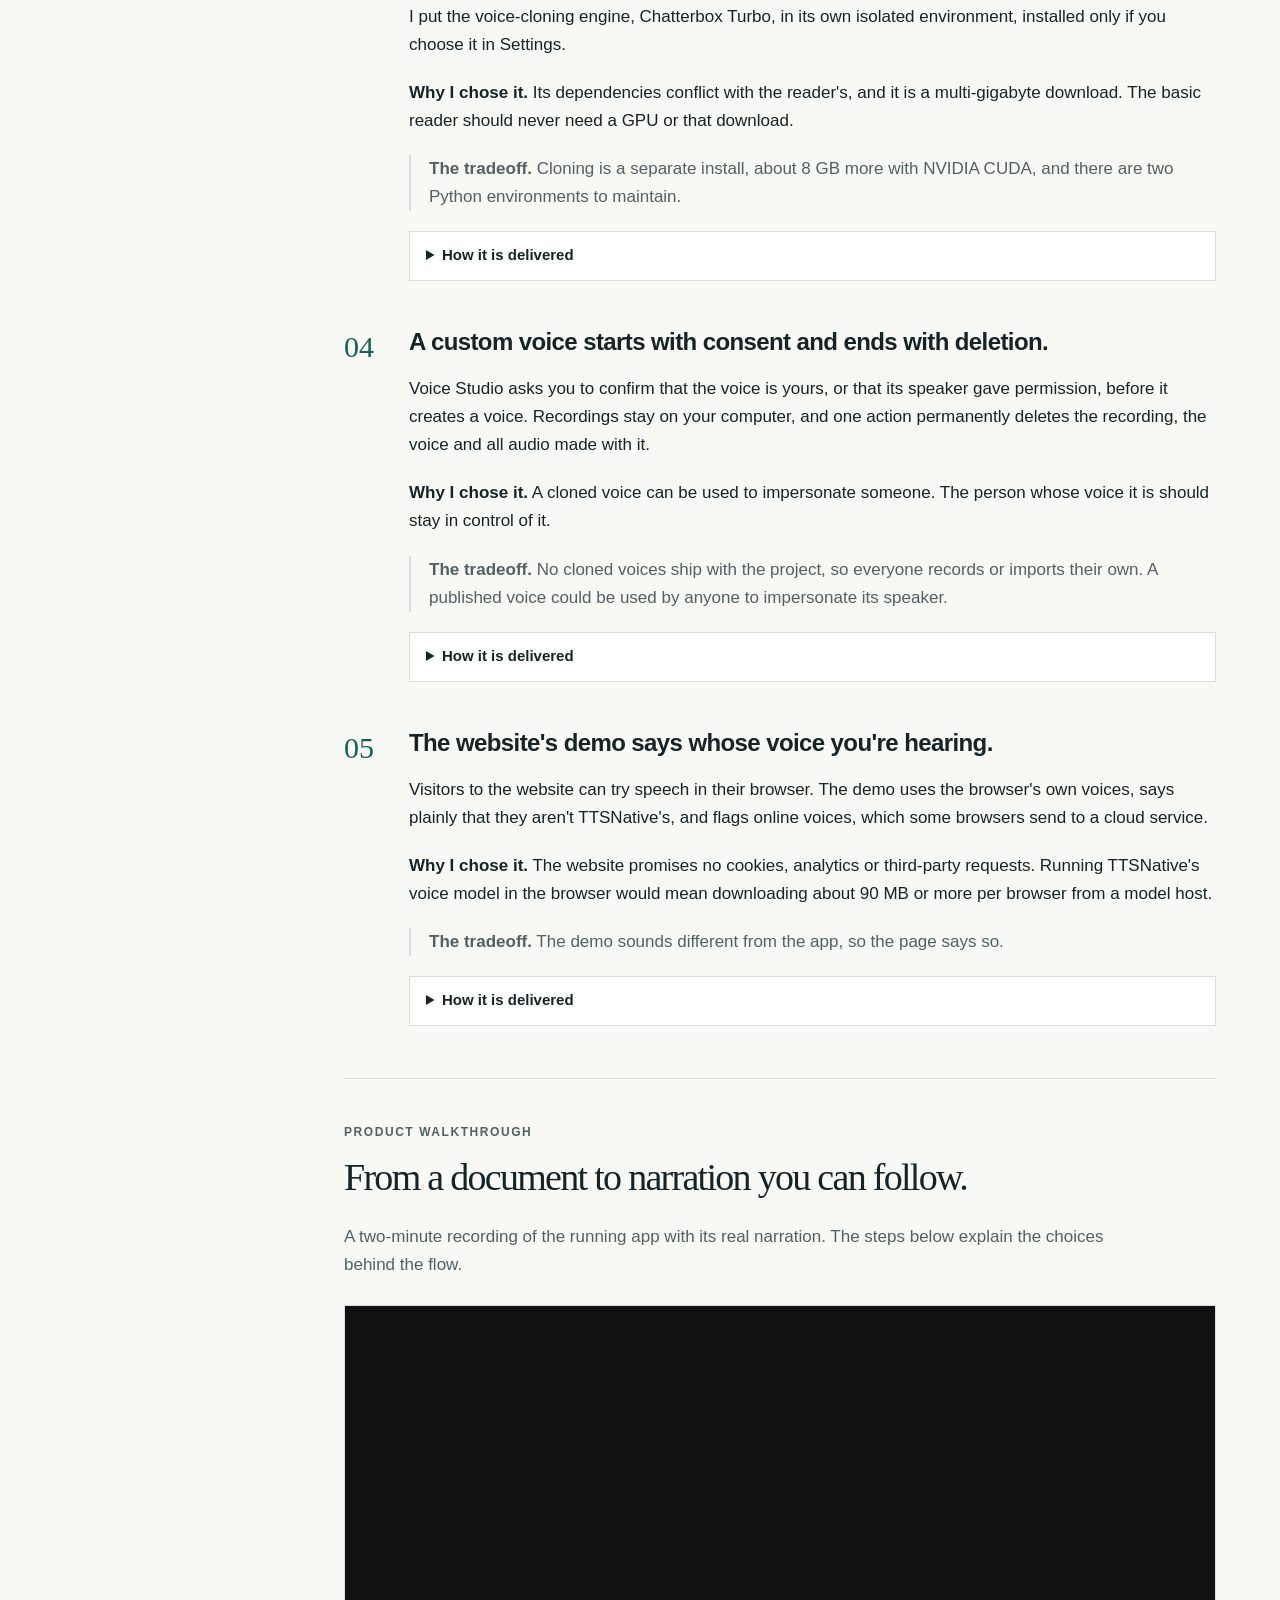
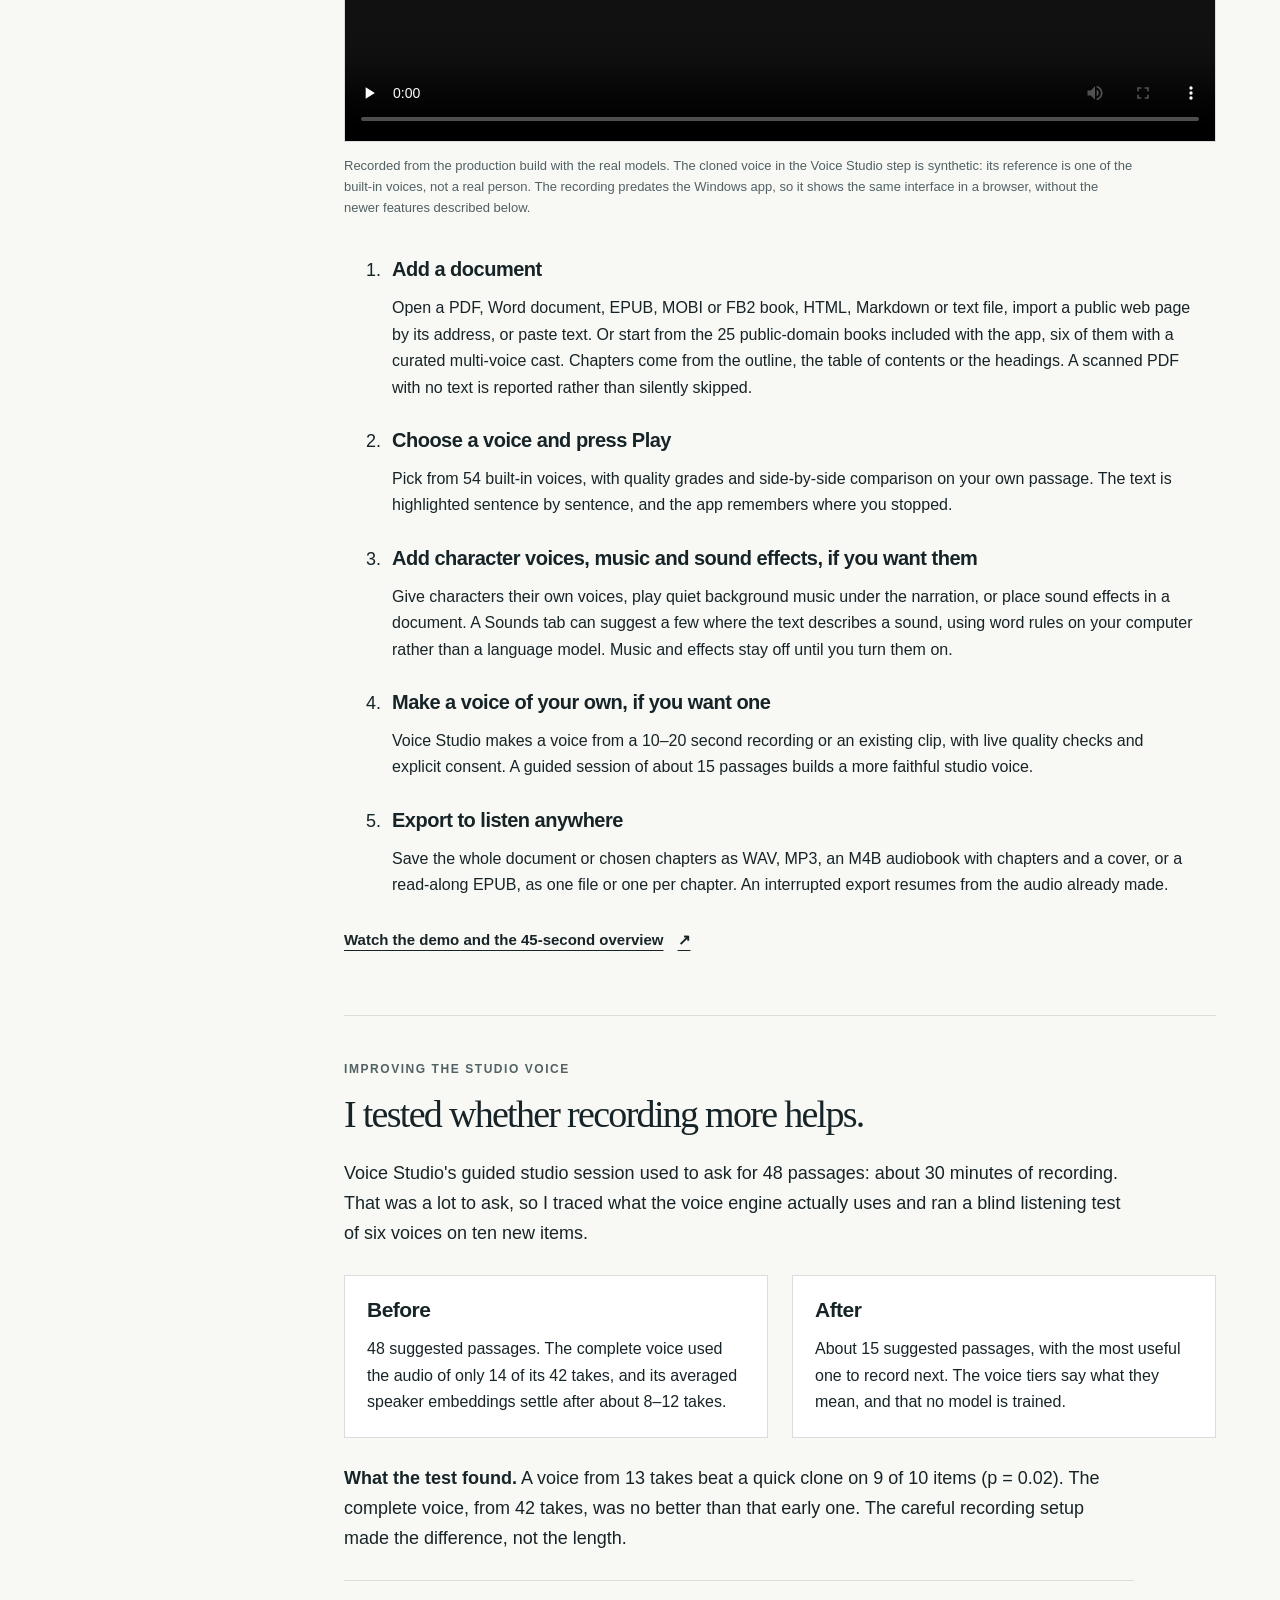
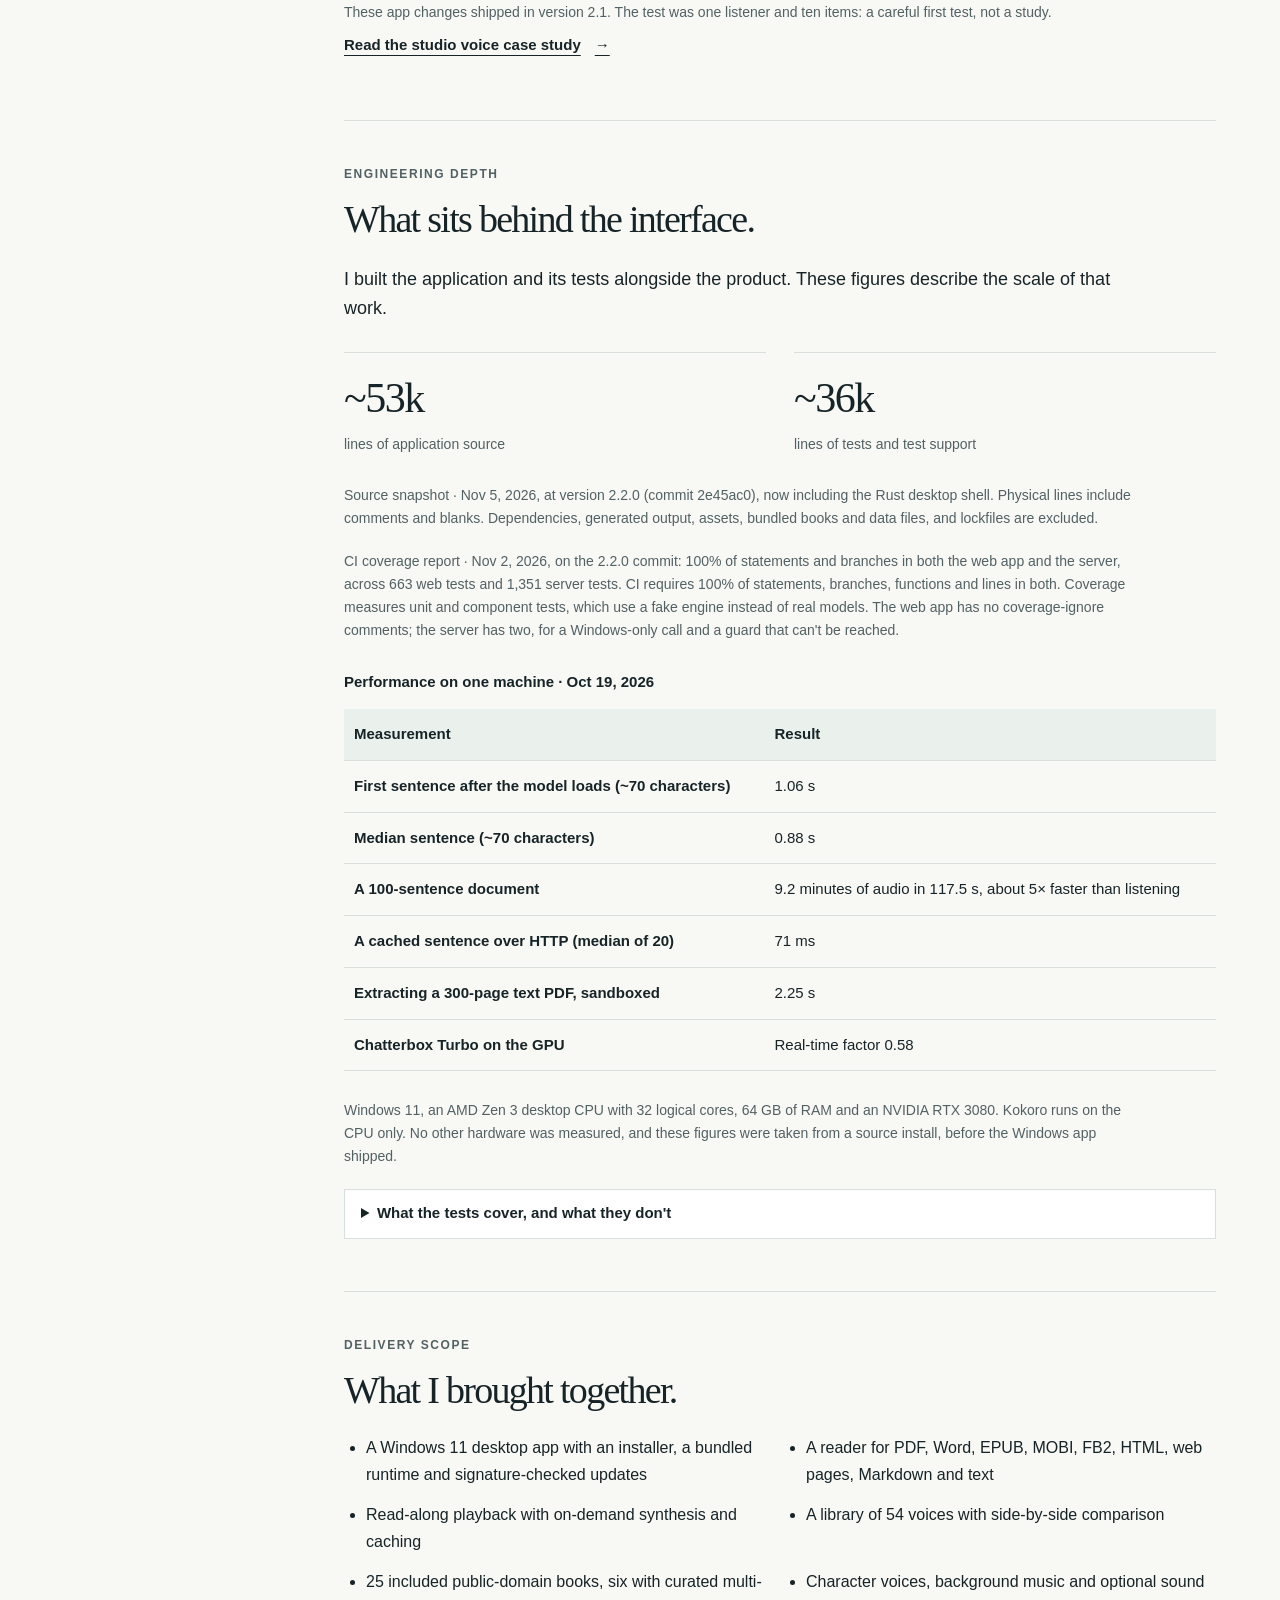
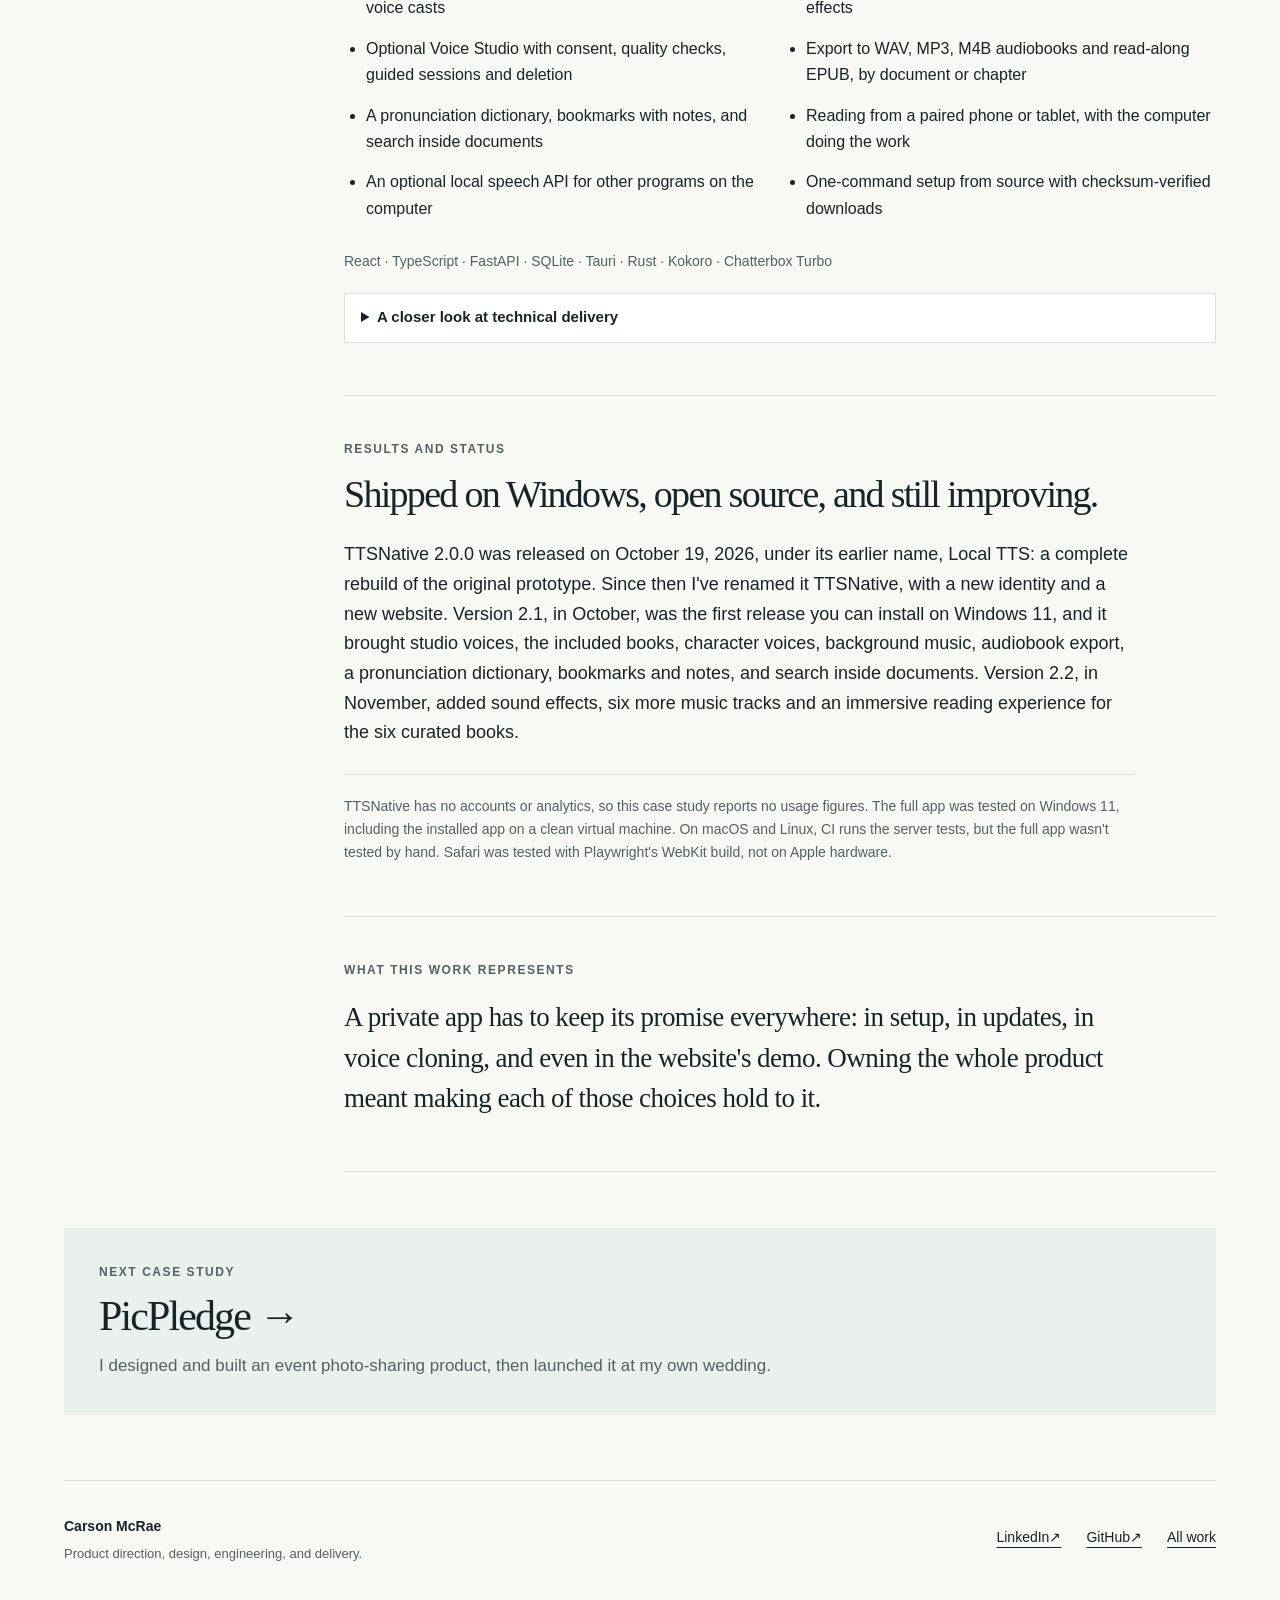
<file: ttsnative-case-study/index.html>
<!doctype html>
<!-- Purpose: Present Carson McRae's product work. Scope: Static, accessible portfolio content. Does NOT belong: Application runtime, private data, or authentication. -->
<html lang="en"><head><meta charset="utf-8"><meta name="viewport" content="width=device-width, initial-scale=1">
<title>TTSNative | A product case study by Carson McRae</title><meta name="description" content="TTSNative is my first product with its own shipped desktop app: a private Windows 11 document reader that turns PDFs, EPUBs, and Word documents into natural speech on your own computer."><link rel="canonical" href="https://carsonmcrae.github.io/ttsnative-case-study/">
<meta property="og:type" content="website"><meta property="og:title" content="TTSNative | A product case study by Carson McRae"><meta property="og:description" content="TTSNative is my first product with its own shipped desktop app: a private Windows 11 document reader that turns PDFs, EPUBs, and Word documents into natural speech on your own computer."><meta property="og:url" content="https://carsonmcrae.github.io/ttsnative-case-study/">
<meta name="theme-color" content="#f8f8f5"><meta name="color-scheme" content="light dark"><script src="../theme.js?v=bcb7a6f37748"></script><script src="../nav.js?v=b6e90ea67ac0" defer></script><link rel="icon" href="../assets/favicon.svg" type="image/svg+xml"><link rel="stylesheet" href="../styles.css?v=3ac64880b598"></head>
<body><a class="skip" href="#main">Skip to content</a>
<header class="site-header"><a class="wordmark" href="../index.html" aria-label="Carson McRae, home"><span class="monogram" aria-hidden="true">CM</span> Carson McRae</a>
<nav aria-label="Main"><a href="../index.html#work">Work</a><details class="nav-menu"><summary>Products</summary><ul><li><a href="../picpledge/"><img class="app-icon" src="../assets/icons/picpledge.png" alt="" width="24" height="24" loading="lazy">PicPledge</a></li><li><a href="../recalen/"><img class="app-icon" src="../assets/icons/recalen.png" alt="" width="24" height="24" loading="lazy">Recalen</a></li><li><a href="../ttsnative-case-study/" aria-current="page"><img class="app-icon" src="../assets/icons/ttsnative.png" alt="" width="24" height="24" loading="lazy">TTSNative</a></li><li><a href="../southern-surface/"><img class="app-icon" src="../assets/icons/southern-surface.png" alt="" width="24" height="24" loading="lazy">Southern Surface</a></li></ul></details><a href="../delivery/">Delivery</a><a href="https://github.com/carsonmcrae">GitHub <span aria-hidden="true">↗</span></a></nav>
<button type="button" class="theme-toggle" data-theme-toggle aria-pressed="false" hidden><svg viewBox="0 0 24 24" fill="none" stroke="currentColor" stroke-width="1.7" aria-hidden="true"><path d="M20 15.3A8.5 8.5 0 0 1 8.7 4a8.5 8.5 0 1 0 11.3 11.3Z"/></svg><span>Dark mode</span><span class="theme-rail" aria-hidden="true"><span class="theme-knob"></span></span></button></header><main id="main" tabindex="-1"><section class="case-hero ttsnative"><a class="back-link" href="../index.html#work">← All work</a><p class="eyebrow">My first shipped desktop app / Product case study</p><h1><img class="app-icon" src="../assets/icons/ttsnative.png" alt="" width="72" height="72">TTSNative</h1><p class="case-headline">Natural text-to-speech. Private, powerful, and local.</p><p class="case-summary">TTSNative is my first product with its own shipped desktop app: a Windows 11 app you install like any other, with nothing else to set up. I designed and built it as a private document reader that turns PDFs, EPUBs, and Word documents into natural speech on your own computer, with optional consent-based voice cloning.</p>
<div class="case-links"><a class="button" href="https://ttsnative.com/">Visit TTSNative <span aria-hidden="true">↗</span></a><a class="text-link" href="https://ttsnative.com/download/">Download for Windows <span aria-hidden="true">↗</span></a><a class="text-link" href="#walkthrough">Watch the demo <span aria-hidden="true">↓</span></a><a class="text-link" href="https://github.com/carsonmcrae/ttsnative">Explore the source <span aria-hidden="true">↗</span></a></div>
<dl class="metrics"><div><dt>~1 s</dt><dd>to start reading, even a whole book</dd></div><div><dt>54</dt><dd>built-in natural voices</dd></div><div><dt>0</dt><dd>accounts, subscriptions, or cloud inference</dd></div></dl><figure class="case-art"><img src="../assets/ttsnative/ttsnative-poster.webp" alt="TTSNative promotional artwork: any document, read aloud" width="1200" height="675"><figcaption>TTSNative product artwork. The walkthrough below is a recording of the running app.</figcaption></figure></section>
<div class="case-layout"><aside class="case-index"><p class="eyebrow">In this case study</p><nav aria-label="TTSNative case study"><a href="#problem">The problem</a><a href="#desktop-app">Desktop app</a><a href="#ownership">My role</a><a href="#decisions">Product decisions</a><a href="#walkthrough">Walkthrough</a><a href="#studio-voice">Studio voice</a><a href="#engineering">Engineering depth</a><a href="#delivery">Delivery scope</a><a href="#results">Results and status</a></nav></aside>
<div class="case-content"><section id="problem" class="reading-section"><p class="eyebrow">The problem</p><h2>Natural narration that stays on your computer.</h2><p>TTSNative reads PDFs, Word documents, EPUBs, MOBI and FB2 books, web pages, Markdown and text aloud with natural voices, generated on your own computer. There are no accounts, no subscriptions, no telemetry and no cloud inference, and your documents and recordings stay on the machine.</p>
<p>It started as Local TTS, a 250-line Gradio script. It worked for plain text and EPUB on my machine, but PDFs silently produced no audio, its dependencies were unpinned, its model downloads weren't verified, and it had no tests, license or CI. Version 2.0 rebuilt it from scratch as a document reader and voice studio.</p></section>
<section id="desktop-app" class="reading-section"><p class="eyebrow">My first shipped desktop app</p><h2>From a terminal command to an app you install.</h2>
<p>PicPledge and Recalen run on the web and on phones. TTSNative is the first product I've shipped as its own desktop app. Through version 2.0, using it meant installing Git and Node.js and starting it from a terminal, which shut out most of the people a private reader is for. Version 2.1 changed that.</p>
<div class="comparison"><article><h3>Before</h3><p>Git, Node.js and a terminal, a first-run download of about 0.7 GB, and the app in a browser tab.</p></article><article><h3>After</h3><p>An installer of about 400 MB for Windows 11, with no developer tools or administrator rights. The 54 built-in voices are included, and it opens in its own window from the Start menu.</p></article></div>
<p><strong>A small shell, not a rewrite.</strong> I wrapped the existing interface in a small Tauri 2 window instead of rebuilding it. It uses the WebView2 runtime that comes with Windows 11, where Electron would add about 100 MB of its own browser and runtime. The app starts the same local server, bundled with its own Python, and stops it on exit, so the reader's protections carry over unchanged.</p>
<p><strong>Updates that keep the promise.</strong> New versions come only from GitHub Releases, and each one's signature is verified before anything installs. The app says what's new and waits for you to agree. Checking for a new version is the one network request the app makes by itself, at most twice a day, and you can turn it off.</p>
<p><strong>Tested on clean machines.</strong> Every change to the app is built and tested in CI on a clean Windows runner: a silent install, real speech, an MP3 export, data that survives a close and a crash, and an update path that refuses a bad signature or a broken download. I also took the 2.2.0 release candidate through a clean Windows 11 virtual machine, including an upgrade from the published 2.1.0 that kept its data.</p>
<p class="tradeoff"><strong>The tradeoffs.</strong> The direct download isn't code-signed yet, so Windows calls its publisher unknown and asks you to confirm before it runs. Each release also builds a Microsoft Store package, the route to installing without that warning, but it isn't listed yet. The app is for Windows 11 only: macOS and Linux still run from source, and the full app hasn't been tested by hand there.</p>
<a class="text-link" href="https://ttsnative.com/download/">Download TTSNative for Windows <span aria-hidden="true">↗</span></a></section>
<section id="ownership" class="reading-section ownership"><p class="eyebrow">My role</p><h2>One owner, from prototype to release.</h2><p>I came up with the product, designed the experience, developed the application, and own its releases.</p><dl class="role-list"><div><dt>Responsibility</dt><dd>Product vision · Design · Engineering · Delivery</dd></div><div><dt>Platform scope</dt><dd>A Windows 11 desktop app around a React interface and a local Python service, which also run from source on Windows, macOS and Linux</dd></div><div><dt>Current status</dt><dd>Open source (MIT); version 2.2.0 released November 2026</dd></div></dl></section>
<section id="decisions" class="reading-section decisions"><p class="eyebrow">Product decisions</p><h2>The choices behind the experience.</h2><p class="section-intro">What I chose, why it mattered, and what I accepted in return.</p><article class="decision" id="decision-1"><span class="decision-number" aria-label="Decision 1">01</span><div>
<h3>Speech is generated on your computer, and nothing is sent anywhere.</h3><p>I made TTSNative local-only. It runs on your own machine, works offline after setup, and never sends documents or recordings anywhere on its own. It uses the network only for things you start: downloads from pinned addresses with checksums, importing a web page, or sending an export to your own Audiobookshelf server. The one exception is the Windows app's check for a new version, which you can turn off.</p><p><strong>Why I chose it.</strong> Documents and voice recordings are personal. A reader that keeps them on your computer doesn't ask you to trust a server.</p>
<p class="tradeoff"><strong>The tradeoff.</strong> The Windows installer carries the voice model, so it's a large download up front, and a source install needs a first-run download of about 0.7 GB for the basic reader. And when the voice-cloning engine's locked packages change, the app offers an update rather than downloading packages you didn't ask for.</p>
<details><summary>How it is delivered</summary><p>The service binds to 127.0.0.1, validates the Host header, requires a custom header on requests that change state, and never enables CORS. Access from another device needs LAN mode, which you turn on from the computer, turns off after every restart, works only on a trusted network and pairs each device with a one-time code, or an explicit network mode with an access token. Model downloads are pinned and verified by SHA-256.</p></details></div></article><article class="decision" id="decision-2"><span class="decision-number" aria-label="Decision 2">02</span><div>
<h3>Playback should start in about a second, even for a whole book.</h3><p>I made the app synthesize one sentence at a time, on demand, just ahead of the listener, and cache each sentence's audio by its content.</p><p><strong>Why I chose it.</strong> Nobody should wait for a book to render before hearing it. Because each sentence is its own clip, the read-along highlight is exact, and seeking, switching voices and resuming an export are cheap.</p>
<p class="tradeoff"><strong>The tradeoff.</strong> Rhythm across sentences isn't modeled; pauses are added by the kind of boundary instead. Word-by-word highlighting waits until real word timings are available.</p>
<details><summary>How it is delivered</summary><p>The browser asks for the current sentence at playback priority and the next three at prefetch priority. Skipping cancels work nobody is waiting for, and exports run at a lower priority than live playback.</p></details></div></article><article class="decision" id="decision-3"><span class="decision-number" aria-label="Decision 3">03</span><div>
<h3>Voice cloning is optional, and kept apart from the reader.</h3><p>I put the voice-cloning engine, Chatterbox Turbo, in its own isolated environment, installed only if you choose it in Settings.</p><p><strong>Why I chose it.</strong> Its dependencies conflict with the reader's, and it is a multi-gigabyte download. The basic reader should never need a GPU or that download.</p>
<p class="tradeoff"><strong>The tradeoff.</strong> Cloning is a separate install, about 8 GB more with NVIDIA CUDA, and there are two Python environments to maintain.</p>
<details><summary>How it is delivered</summary><p>The cloning worker is driven over a JSON-lines protocol on standard input and output. If it crashes, the server keeps running, and it unloads after 10 idle minutes to free graphics memory.</p></details></div></article><article class="decision" id="decision-4"><span class="decision-number" aria-label="Decision 4">04</span><div>
<h3>A custom voice starts with consent and ends with deletion.</h3><p>Voice Studio asks you to confirm that the voice is yours, or that its speaker gave permission, before it creates a voice. Recordings stay on your computer, and one action permanently deletes the recording, the voice and all audio made with it.</p><p><strong>Why I chose it.</strong> A cloned voice can be used to impersonate someone. The person whose voice it is should stay in control of it.</p>
<p class="tradeoff"><strong>The tradeoff.</strong> No cloned voices ship with the project, so everyone records or imports their own. A published voice could be used by anyone to impersonate its speaker.</p>
<details><summary>How it is delivered</summary><p>Quality checks run as you record and again on the server, which also requires the consent confirmation. Audio generated with a cloned voice carries Resemble AI's inaudible Perth watermark. A voice shared as a file is checked and previewed before import, and you confirm you have its owner's permission.</p></details></div></article><article class="decision" id="decision-5"><span class="decision-number" aria-label="Decision 5">05</span><div>
<h3>The website's demo says whose voice you're hearing.</h3><p>Visitors to the website can try speech in their browser. The demo uses the browser's own voices, says plainly that they aren't TTSNative's, and flags online voices, which some browsers send to a cloud service.</p><p><strong>Why I chose it.</strong> The website promises no cookies, analytics or third-party requests. Running TTSNative's voice model in the browser would mean downloading about 90 MB or more per browser from a model host.</p>
<p class="tradeoff"><strong>The tradeoff.</strong> The demo sounds different from the app, so the page says so.</p>
<details><summary>How it is delivered</summary><p>The demo uses the browser's Web Speech API. I'll revisit running the real model in the browser when a small enough model, with a phonemizer whose license allows it, can be hosted on the site itself.</p></details></div></article></section>
<section id="walkthrough" class="reading-section walkthrough"><p class="eyebrow">Product walkthrough</p><h2>From a document to narration you can follow.</h2>
<p class="section-intro">A two-minute recording of the running app with its real narration. The steps below explain the choices behind the flow.</p>
<video controls playsinline preload="none" poster="https://ttsnative.com/media/ttsnative-demo-poster.webp" aria-label="TTSNative demo recording" aria-describedby="ttsnative-demo-note">
<source src="https://ttsnative.com/media/ttsnative-demo.mp4" type="video/mp4">
<track kind="captions" src="../assets/ttsnative/ttsnative-demo.vtt" srclang="en" label="English" default>
<p><a href="https://ttsnative.com/#demo">Watch the TTSNative demo</a>.</p></video>
<p id="ttsnative-demo-note" class="media-note">Recorded from the production build with the real models. The cloned voice in the Voice Studio step is synthetic: its reference is one of the built-in voices, not a real person. The recording predates the Windows app, so it shows the same interface in a browser, without the newer features described below.</p>
<ol class="tour-steps"><li><h3>Add a document</h3><p>Open a PDF, Word document, EPUB, MOBI or FB2 book, HTML, Markdown or text file, import a public web page by its address, or paste text. Or start from the 25 public-domain books included with the app, six of them with a curated multi-voice cast. Chapters come from the outline, the table of contents or the headings. A scanned PDF with no text is reported rather than silently skipped.</p></li>
<li><h3>Choose a voice and press Play</h3><p>Pick from 54 built-in voices, with quality grades and side-by-side comparison on your own passage. The text is highlighted sentence by sentence, and the app remembers where you stopped.</p></li>
<li><h3>Add character voices, music and sound effects, if you want them</h3><p>Give characters their own voices, play quiet background music under the narration, or place sound effects in a document. A Sounds tab can suggest a few where the text describes a sound, using word rules on your computer rather than a language model. Music and effects stay off until you turn them on.</p></li>
<li><h3>Make a voice of your own, if you want one</h3><p>Voice Studio makes a voice from a 10–20 second recording or an existing clip, with live quality checks and explicit consent. A guided session of about 15 passages builds a more faithful studio voice.</p></li>
<li><h3>Export to listen anywhere</h3><p>Save the whole document or chosen chapters as WAV, MP3, an M4B audiobook with chapters and a cover, or a read-along EPUB, as one file or one per chapter. An interrupted export resumes from the audio already made.</p></li></ol>
<a class="text-link" href="https://ttsnative.com/#watch">Watch the demo and the 45-second overview <span aria-hidden="true">↗</span></a></section>
<section id="studio-voice" class="reading-section"><p class="eyebrow">Improving the studio voice</p><h2>I tested whether recording more helps.</h2>
<p>Voice Studio's guided studio session used to ask for 48 passages: about 30 minutes of recording. That was a lot to ask, so I traced what the voice engine actually uses and ran a blind listening test of six voices on ten new items.</p>
<div class="comparison"><article><h3>Before</h3><p>48 suggested passages. The complete voice used the audio of only 14 of its 42 takes, and its averaged speaker embeddings settle after about 8–12 takes.</p></article><article><h3>After</h3><p>About 15 suggested passages, with the most useful one to record next. The voice tiers say what they mean, and that no model is trained.</p></article></div>
<p><strong>What the test found.</strong> A voice from 13 takes beat a quick clone on 9 of 10 items (p = 0.02). The complete voice, from 42 takes, was no better than that early one. The careful recording setup made the difference, not the length.</p>
<p class="status-note">These app changes shipped in version 2.1. The test was one listener and ten items: a careful first test, not a study.</p>
<a class="text-link" href="../studio-voice/">Read the studio voice case study <span aria-hidden="true">→</span></a></section>
<section id="engineering" class="reading-section engineering"><p class="eyebrow">Engineering depth</p><h2>What sits behind the interface.</h2>
<p>I built the application and its tests alongside the product. These figures describe the scale of that work.</p>
<dl class="source-metrics"><div><dt>~53k</dt><dd>lines of application source</dd></div><div><dt>~36k</dt><dd>lines of tests and test support</dd></div></dl>
<p class="measurement-note">Source snapshot · Nov 5, 2026, at version 2.2.0 (commit 2e45ac0), now including the Rust desktop shell. Physical lines include comments and blanks. Dependencies, generated output, assets, bundled books and data files, and lockfiles are excluded.</p>
<p class="measurement-note">CI coverage report · Nov 2, 2026, on the 2.2.0 commit: 100% of statements and branches in both the web app and the server, across 663 web tests and 1,351 server tests. CI requires 100% of statements, branches, functions and lines in both. Coverage measures unit and component tests, which use a fake engine instead of real models. The web app has no coverage-ignore comments; the server has two, for a Windows-only call and a guard that can't be reached.</p>
<div class="coverage-table"><table><caption>Performance on one machine · Oct 19, 2026</caption><thead><tr><th scope="col">Measurement</th><th scope="col">Result</th></tr></thead><tbody>
<tr><th scope="row">First sentence after the model loads (~70 characters)</th><td>1.06 s</td></tr>
<tr><th scope="row">Median sentence (~70 characters)</th><td>0.88 s</td></tr>
<tr><th scope="row">A 100-sentence document</th><td>9.2 minutes of audio in 117.5 s, about 5× faster than listening</td></tr>
<tr><th scope="row">A cached sentence over HTTP (median of 20)</th><td>71 ms</td></tr>
<tr><th scope="row">Extracting a 300-page text PDF, sandboxed</th><td>2.25 s</td></tr>
<tr><th scope="row">Chatterbox Turbo on the GPU</th><td>Real-time factor 0.58</td></tr></tbody></table></div>
<p class="measurement-note">Windows 11, an AMD Zen 3 desktop CPU with 32 logical cores, 64 GB of RAM and an NVIDIA RTX 3080. Kokoro runs on the CPU only. No other hardware was measured, and these figures were taken from a source install, before the Windows app shipped.</p>
<details><summary>What the tests cover, and what they don't</summary><ul><li>Unit and component tests: Vitest for the web app and pytest for the server, with a fake engine so no model is loaded.</li><li>Real-model tests run Kokoro, and Chatterbox when it is installed, through the API.</li><li>Playwright plays real Kokoro audio in Chromium, Firefox, WebKit, and Pixel 7 and iPhone 13 emulation, with axe accessibility scans.</li><li>The Windows app has its own workflow on a clean Windows runner: Rust formatting, lint and unit tests for the shell, then the installer, persistence, disk-space and update tests. These sit outside the coverage figures.</li><li>Outside those numbers: the Chatterbox worker (about 900 lines) has no unit tests, the Node scripts (about 9,600 lines) have unit tests only for their release, packaging and website rules, and subjective audio quality isn't tested automatically. That is why the studio voice was tested by ear.</li><li><a href="https://github.com/carsonmcrae/ttsnative/blob/main/docs/guides/testing.md#what-the-coverage-numbers-mean">Read the testing guide</a>.</li></ul></details></section>
<section id="delivery" class="reading-section"><p class="eyebrow">Delivery scope</p><h2>What I brought together.</h2><ul class="scope-list"><li>A Windows 11 desktop app with an installer, a bundled runtime and signature-checked updates</li><li>A reader for PDF, Word, EPUB, MOBI, FB2, HTML, web pages, Markdown and text</li><li>Read-along playback with on-demand synthesis and caching</li><li>A library of 54 voices with side-by-side comparison</li><li>25 included public-domain books, six with curated multi-voice casts</li><li>Character voices, background music and optional sound effects</li><li>Optional Voice Studio with consent, quality checks, guided sessions and deletion</li><li>Export to WAV, MP3, M4B audiobooks and read-along EPUB, by document or chapter</li><li>A pronunciation dictionary, bookmarks with notes, and search inside documents</li><li>Reading from a paired phone or tablet, with the computer doing the work</li><li>An optional local speech API for other programs on the computer</li><li>One-command setup from source with checksum-verified downloads</li></ul><p class="stack">React · TypeScript · FastAPI · SQLite · Tauri · Rust · Kokoro · Chatterbox Turbo</p><details><summary>A closer look at technical delivery</summary><ul><li>A React and TypeScript interface talks to one local FastAPI service, with API types generated from the server's schema.</li><li>The Windows app is a small Tauri 2 shell in Rust. It runs the server inside a Windows job object, so a crash can't leave it behind, and the page can call only a short list of app functions, with no file system, shell or HTTP access.</li><li>Documents are parsed in a separate process with a timeout. Malformed archives and XML entity declarations are rejected before any parser runs.</li><li>There is no language model in the pipeline: document text is read aloud, never interpreted, which removes the prompt-injection surface.</li><li>Every pull request declares its release impact in a change file, and a release turns those files into plain-language notes that the app, the website and GitHub all show. Releases ship the Windows installer, the source, a prebuilt web app, SBOMs, checksums and signed build provenance.</li><li>The rename to TTSNative came with a new identity: an N drawn as five waveform bars, with app icons, logos and a <a href="https://github.com/carsonmcrae/ttsnative/tree/main/brand">brand guide</a>.</li></ul></details></section>
<section id="results" class="reading-section results"><p class="eyebrow">Results and status</p><h2>Shipped on Windows, open source, and still improving.</h2><p>TTSNative 2.0.0 was released on October 19, 2026, under its earlier name, Local TTS: a complete rebuild of the original prototype. Since then I've renamed it TTSNative, with a new identity and a new website. Version 2.1, in October, was the first release you can install on Windows 11, and it brought studio voices, the included books, character voices, background music, audiobook export, a pronunciation dictionary, bookmarks and notes, and search inside documents. Version 2.2, in November, added sound effects, six more music tracks and an immersive reading experience for the six curated books.</p><p class="status-note">TTSNative has no accounts or analytics, so this case study reports no usage figures. The full app was tested on Windows 11, including the installed app on a clean virtual machine. On macOS and Linux, CI runs the server tests, but the full app wasn't tested by hand. Safari was tested with Playwright's WebKit build, not on Apple hardware.</p></section>
<section class="reading-section reflection"><p class="eyebrow">What this work represents</p><p>A private app has to keep its promise everywhere: in setup, in updates, in voice cloning, and even in the website's demo. Owning the whole product meant making each of those choices hold to it.</p></section>
</div></div><section class="next-case"><p class="eyebrow">Next case study</p><h2><a href="../picpledge/">PicPledge <span aria-hidden="true">→</span></a></h2><p>I designed and built an event photo-sharing product, then launched it at my own wedding.</p></section></main><footer class="site-footer"><div><strong>Carson McRae</strong><p>Product direction, design, engineering, and delivery.</p></div>
<div><a href="https://www.linkedin.com/in/carsonmcrae/">LinkedIn <span aria-hidden="true">↗</span></a><a href="https://github.com/carsonmcrae">GitHub <span aria-hidden="true">↗</span></a><a href="../index.html">All work</a></div></footer></body></html>
</file>
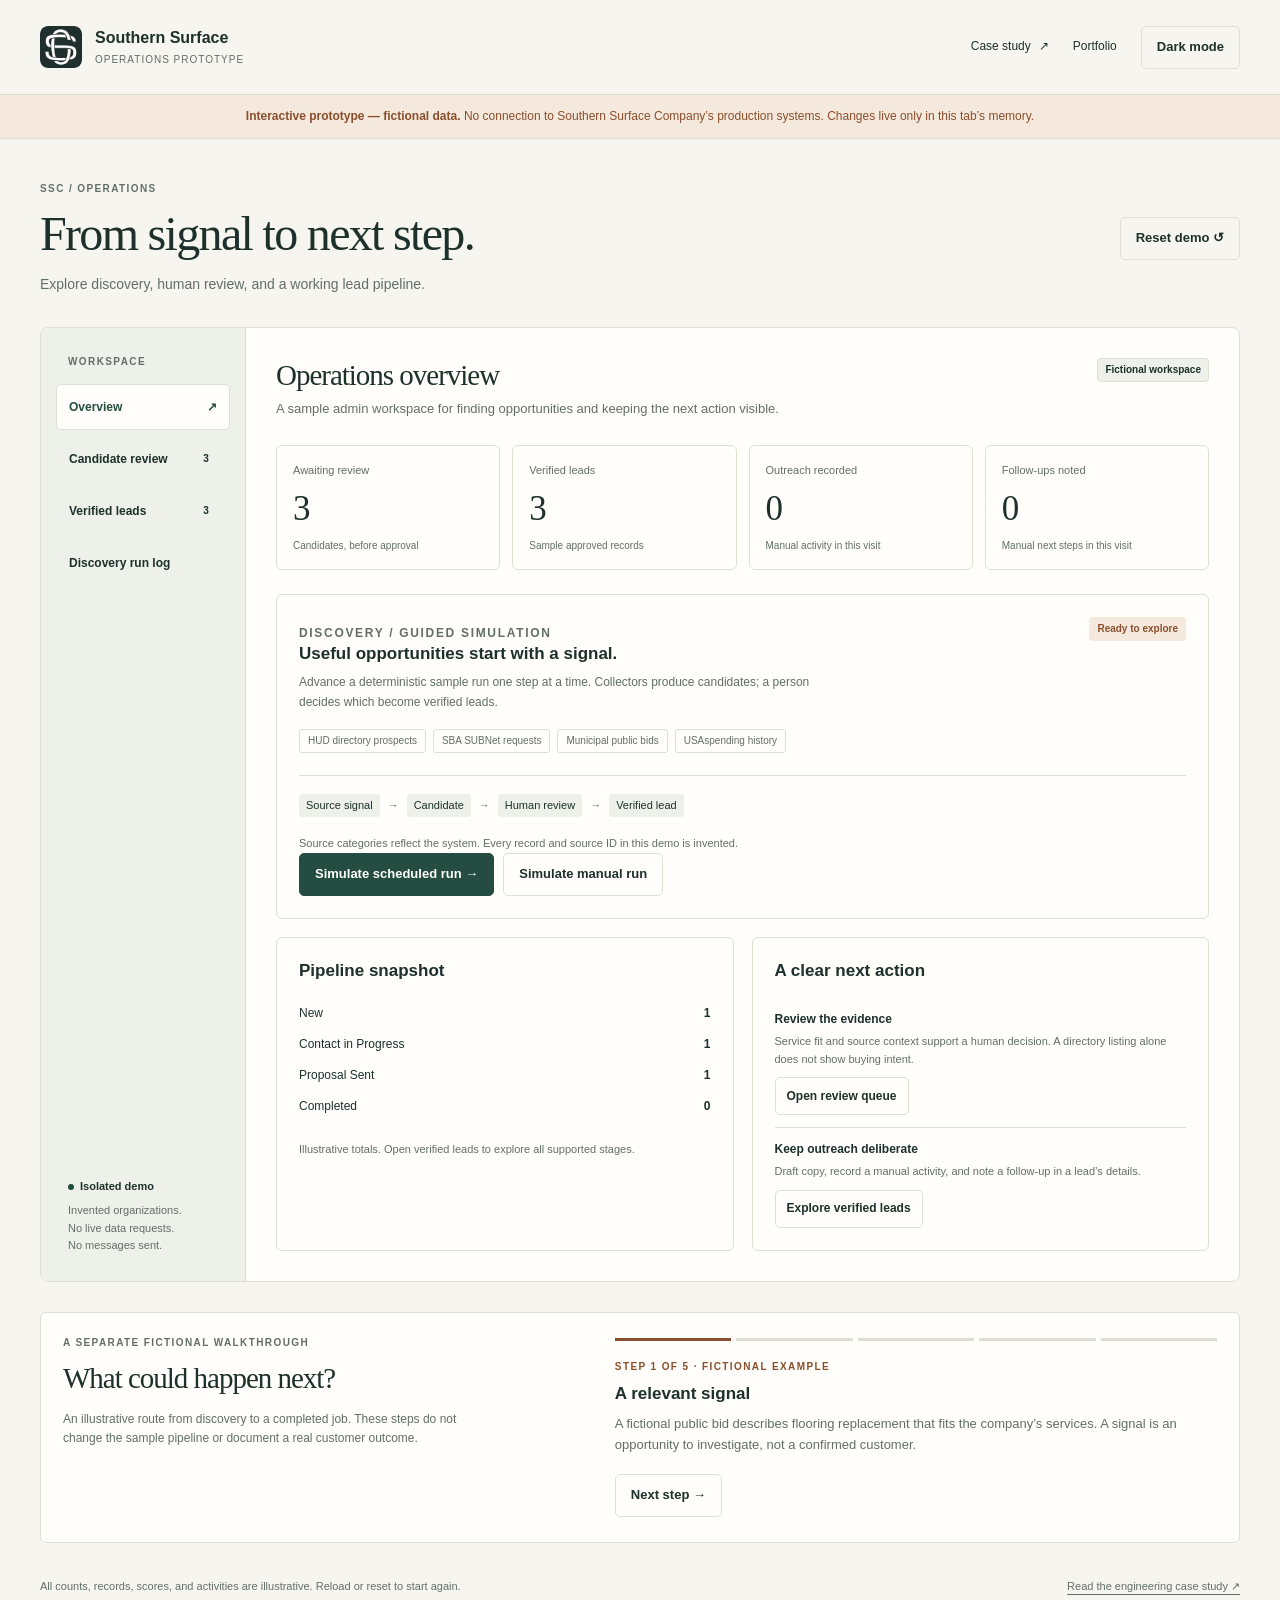
<file: southern-surface/demo/index.html>
<!doctype html>
<html lang="en">
<head>
  <meta charset="utf-8">
  <meta name="viewport" content="width=device-width, initial-scale=1">
  <meta http-equiv="Content-Security-Policy" content="default-src 'none'; script-src 'self'; style-src 'self'; img-src 'self'; connect-src 'none'; font-src 'self'; object-src 'none'; base-uri 'none'; form-action 'none'; frame-src 'none'">
  <meta name="description" content="Explore an isolated, fictional Southern Surface Company lead discovery and review prototype. All interactions stay in memory.">
  <meta name="theme-color" content="#f6f5ef">
  <title>SSC · Interactive operations prototype</title>
  <link rel="icon" href="../../assets/icons/southern-surface.png" type="image/png">
  <link rel="stylesheet" href="demo.css?v=0e1be3e6779c">
  <script type="module" src="app.js"></script>
</head>
<body>
  <a class="skip" href="#workspace">Skip to workspace</a>
  <header class="topbar">
    <a class="wordmark" href="../"><img class="brand-icon" src="../../assets/icons/southern-surface.png" alt="" width="42" height="42"><span>Southern Surface<span class="wordmark-sub">Operations prototype</span></span></a>
    <nav aria-label="Portfolio"><a href="../">Case study <span aria-hidden="true">↗</span></a><a href="../../">Portfolio</a><button id="theme-toggle" class="quiet" type="button" aria-pressed="false">Dark mode</button></nav>
  </header>
  <div class="notice"><strong>Interactive prototype — fictional data.</strong> No connection to Southern Surface Company’s production systems. Changes live only in this tab’s memory.</div>
  <main>
    <div class="workspace-heading"><div><p class="eyebrow">SSC / Operations</p><h1>From signal to next step.</h1><p class="subtitle">Explore discovery, human review, and a working lead pipeline.</p></div><button class="quiet" id="reset" type="button">Reset demo <span aria-hidden="true">↺</span></button></div>
    <div class="workspace-shell">
      <aside class="sidebar"><p class="eyebrow">Workspace</p><div class="tabs" role="tablist" aria-label="Operations views" aria-orientation="vertical"><button role="tab" id="tab-dashboard" aria-controls="workspace" aria-selected="true" tabindex="0" data-tab="dashboard">Overview <span aria-hidden="true">↗</span></button><button role="tab" id="tab-candidates" aria-controls="workspace" aria-selected="false" tabindex="-1" data-tab="candidates">Candidate review <span id="candidate-badge" class="nav-count">3</span></button><button role="tab" id="tab-leads" aria-controls="workspace" aria-selected="false" tabindex="-1" data-tab="leads">Verified leads <span id="lead-badge" class="nav-count">3</span></button><button role="tab" id="tab-runs" aria-controls="workspace" aria-selected="false" tabindex="-1" data-tab="runs">Discovery run log</button></div><div class="sidebar-note"><span class="status-dot" aria-hidden="true"></span><strong>Isolated demo</strong><p>Invented organizations.<br>No live data requests.<br>No messages sent.</p></div></aside>
      <section id="workspace" class="workspace" role="tabpanel" aria-labelledby="tab-dashboard" tabindex="0"></section>
    </div>
    <section class="outcome card" aria-labelledby="outcome-heading"><div><p class="eyebrow">A separate fictional walkthrough</p><h2 id="outcome-heading">What could happen next?</h2><p class="muted">An illustrative route from discovery to a completed job. These steps do not change the sample pipeline or document a real customer outcome.</p></div><div id="outcome"></div></section>
  </main>
  <footer><p>All counts, records, scores, and activities are illustrative. Reload or reset to start again.</p><a href="../">Read the engineering case study <span aria-hidden="true">↗</span></a></footer>
  <dialog id="detail" aria-labelledby="detail-title"><div id="detail-content"></div></dialog>
  <div id="announcement" class="sr-only" role="status" aria-live="polite" aria-atomic="true"></div>
  <noscript><p class="notice">Enable JavaScript to explore this memory-only prototype. <a href="../">The case study is available without JavaScript.</a></p></noscript>
</body>
</html>
</file>
<file: styles.css>
/**
 * Purpose: Visual presentation for Carson McRae's public product portfolio.
 * Scope: Light/dark tokens, responsive layout, navigation, measurement evidence, and keyboard focus.
 * Does NOT belong: Product runtime styles, private data, or JavaScript behavior.
 */
:root{color-scheme:light;--paper:#f8f8f5;--ink:#172427;--muted:#526164;--line:#d8dfdc;--accent:#166258;--blue:#244fc2;--white:#fff;--media:#eaf0f4;--tint:#eaf0ec;--on-solid:#fff;--control:#7b8d87}
:root[data-theme=dark]{color-scheme:dark;--paper:#111b1b;--ink:#edf2ef;--muted:#b4c3bf;--line:#354a46;--accent:#92d9c6;--blue:#abc2ff;--white:#1a2827;--media:#172423;--tint:#213630;--on-solid:#111b1b;--control:#829a93}
@media(prefers-color-scheme:dark){:root:not([data-theme]){color-scheme:dark;--paper:#111b1b;--ink:#edf2ef;--muted:#b4c3bf;--line:#354a46;--accent:#92d9c6;--blue:#abc2ff;--white:#1a2827;--media:#172423;--tint:#213630;--on-solid:#111b1b;--control:#829a93}}
*{box-sizing:border-box}
html{scroll-behavior:smooth}
body{margin:0;background:var(--paper);color:var(--ink);font:18px/1.65 -apple-system,BlinkMacSystemFont,"Segoe UI",sans-serif}
a{color:inherit;text-decoration-thickness:1px;text-underline-offset:5px}
a:hover{color:var(--accent)}
a:focus-visible,button:focus-visible,summary:focus-visible,video:focus-visible{outline:3px solid var(--blue);outline-offset:5px;border-radius:2px}
img{display:block;max-width:100%;height:auto}
h1,h2,h3,p,figure,dl{margin:0}
h1,h2,h3{line-height:1.13}
h1,h2{font-family:Georgia,"Times New Roman",serif;font-weight:400;letter-spacing:-.045em}
h3{letter-spacing:-.025em;font-weight:650}
p+p{margin-top:20px}
.site-header,.site-footer,main{width:min(1152px,calc(100% - 64px));margin-inline:auto}
.site-header{min-height:112px;display:flex;align-items:center;justify-content:space-between;gap:24px;border-bottom:1px solid var(--line)}
.wordmark{display:flex;align-items:center;gap:12px;text-decoration:none;font-weight:650;font-size:17px;white-space:nowrap}
.monogram{display:grid;place-items:center;width:38px;height:38px;border:1px solid var(--ink);font:17px Georgia,serif}
.site-header nav{display:flex;gap:25px;align-items:center;font-size:14px;font-weight:550;margin-left:auto}
.site-header nav a{display:flex;align-items:center;min-height:44px;text-decoration:none}
.site-header nav a[aria-current=page]{text-decoration:underline}
.nav-menu{position:relative;margin:0;border:0;background:none}
.nav-menu summary{min-height:44px;padding:0;font:inherit;line-height:44px;list-style:none}
.nav-menu summary::-webkit-details-marker{display:none}
.nav-menu summary::after{content:"";display:inline-block;width:6px;height:6px;margin-left:8px;border-right:1.5px solid currentColor;border-bottom:1.5px solid currentColor;transform:translateY(-3px) rotate(45deg)}
.nav-menu[open] summary{border-bottom:0}
.nav-menu[open] summary::after{transform:translateY(1px) rotate(-135deg)}
.nav-menu summary:hover{color:var(--accent)}
.nav-menu:has([aria-current=page]) summary{text-decoration:underline;text-underline-offset:5px}
.site-header .nav-menu>ul{position:absolute;top:100%;left:-12px;z-index:5;min-width:190px;padding:6px;list-style:none;background:var(--white);border:1px solid var(--line);box-shadow:0 12px 28px rgb(0 0 0/.12)}
.site-header .nav-menu li+li{margin-top:0}
.site-header .nav-menu li a{gap:12px;padding:0 10px;font-size:14px;white-space:nowrap}
.site-header .nav-menu li a:hover{background:var(--tint)}
.nav-menu .app-icon{width:24px;height:24px;border-radius:6px}
.skip{position:fixed;top:12px;left:12px;z-index:10;background:var(--ink);color:var(--paper);padding:10px 20px;transform:translateY(-200%)}
.skip:focus{transform:translateY(0)}
.eyebrow{font-size:12px;text-transform:uppercase;letter-spacing:.13em;font-weight:650;color:var(--muted);line-height:1.5}
.home-hero{padding:82px 0 90px;display:grid;grid-template-columns:minmax(0,1fr) 254px;gap:80px;align-items:center}
.home-hero h1{font-size:clamp(56px,6vw,82px);margin:23px 0 27px}
.intro{font-size:23px;line-height:1.5;max-width:680px}
.hero-detail{max-width:660px;color:var(--muted);font-size:17px}
.button{display:inline-flex;justify-content:center;align-items:center;gap:24px;min-height:48px;padding:12px 23px;background:var(--ink);border:1px solid var(--ink);color:var(--on-solid);font-size:15px;font-weight:600;text-decoration:none}
.button:hover{background:var(--accent);color:var(--on-solid);border-color:var(--accent)}
.home-hero .button{margin-top:30px}
.hero-aside{border-left:1px solid var(--line);padding-left:30px}
.aside-label{font-size:12px;text-transform:uppercase;letter-spacing:.1em;font-weight:650;color:var(--muted)}
.hero-aside dl{margin-top:30px}
.hero-aside dl>div+div{margin-top:28px}
.hero-aside dt{font:43px/1.1 Georgia,serif;letter-spacing:-.04em}
.hero-aside dd{margin:8px 0 0;font-size:14px;color:var(--muted)}
.section-heading{display:flex;align-items:end;justify-content:space-between;gap:30px;margin-bottom:32px}
.section-heading h2{font-size:42px}
.section-heading p{font-size:15px;color:var(--muted);max-width:310px}
.work-section{scroll-margin-top:32px;padding-bottom:60px}
.project-card{display:grid;grid-template-columns:1.1fr 1fr;border:1px solid var(--line);background:var(--white);margin-bottom:28px;overflow:hidden}
.project-art{display:flex;align-items:center;justify-content:center;min-height:325px;background:var(--media)}
.project-art img{width:100%;aspect-ratio:16/9;object-fit:contain}
.project-copy{padding:32px 35px 34px}
.card-top{display:flex;justify-content:space-between;gap:15px}
.card-top .eyebrow{font-size:11px}
.arrow{font-size:25px;line-height:1}
.project-copy h3{font-size:35px;margin-top:22px;margin-bottom:14px;display:flex;align-items:center;gap:14px}
.app-icon{flex-shrink:0;border-radius:10px;box-shadow:0 0 0 1px var(--line)}
.project-copy h3 a{text-decoration:none}
.project-copy>p{font-size:16px;color:var(--muted)}
.project-copy .project-fact{font-size:14px;font-weight:650;color:var(--ink);margin-top:20px}
.text-link{display:inline-flex;align-items:center;gap:14px;min-height:44px;font-weight:600;font-size:15px}
.project-copy .text-link{margin-top:18px}
.card-links{display:flex;flex-wrap:wrap;column-gap:28px;margin-top:18px}
.project-copy .card-links .text-link{margin-top:0}
.about-section{padding:78px 0 86px}
.about-section h2{font-size:48px;margin-top:18px;margin-bottom:30px}
.about-columns{display:grid;grid-template-columns:1fr 1fr;gap:60px;color:var(--muted)}
.about-columns p+p{margin-top:0}
.about-section .text-link{margin-top:24px}
.site-footer{border-top:1px solid var(--line);padding:34px 0 42px;display:flex;justify-content:space-between;gap:30px;font-size:14px}
.site-footer strong{font-weight:650}
.site-footer p{margin-top:5px;color:var(--muted);font-size:13px}
.site-footer>div:last-child{display:flex;align-items:start;gap:25px}
.site-footer a{min-height:44px;display:flex;align-items:center}
.back-link{font-size:14px;display:inline-flex;min-height:44px;align-items:center;margin-bottom:26px}
.case-hero{padding:30px 0 0}
.case-hero h1{font-size:clamp(68px,8vw,104px);margin-top:20px;display:flex;align-items:center;gap:22px}
.case-hero .app-icon{border-radius:16px}
.case-headline{font-size:clamp(27px,3.5vw,42px);line-height:1.3;font-family:Georgia,serif;letter-spacing:-.025em;margin-top:14px}
.case-summary{max-width:720px;color:var(--muted);font-size:19px;margin-top:22px}
.case-links{display:flex;gap:28px;align-items:center;flex-wrap:wrap;margin-top:28px}
.metrics{display:grid;grid-template-columns:repeat(3,minmax(0,1fr));border-top:1px solid var(--line);margin-top:44px;padding:27px 0 30px;gap:24px}
.metrics>div+div{border-left:1px solid var(--line);padding-left:28px}
.metrics dt{font:43px/1.15 Georgia,serif;letter-spacing:-.035em}
.metrics dd{margin:8px 0 0;color:var(--muted);font-size:14px}
.case-art{margin-top:10px}
.case-art img{width:100%;max-height:610px;object-fit:contain;background:var(--media);border:1px solid var(--line)}
figcaption{font-size:12px;color:var(--muted);margin-top:12px;line-height:1.5}
.case-layout{display:grid;grid-template-columns:210px minmax(0,1fr);gap:70px;margin-top:62px}
.case-index{align-self:start;position:sticky;top:24px}
.case-index nav{display:flex;flex-direction:column;font-size:14px;margin-top:18px}
.case-index a{min-height:44px;display:flex;align-items:center;text-decoration:none;color:var(--muted)}
.case-index a:hover{text-decoration:underline;color:var(--accent)}
.reading-section{padding:0 0 52px;margin-bottom:44px;border-bottom:1px solid var(--line);scroll-margin-top:30px}
.reading-section h2{font-size:38px;margin-top:15px;margin-bottom:24px}
.reading-section>p:not(.eyebrow){max-width:790px}
.reading-section>ul:not([class]){max-width:790px}
.reading-section>ul:not([class]) li+li{margin-top:12px}
.role-list{margin-top:26px;font-size:14px}
.role-list>div{display:grid;grid-template-columns:135px minmax(0,1fr);gap:20px;padding:14px 0;border-top:1px solid var(--line)}
.role-list dt{color:var(--muted)}
.role-list dd{margin:0;font-weight:550}
.role-list+p{margin-top:24px}
.section-intro{color:var(--muted);font-size:17px}
.decision{display:grid;grid-template-columns:44px minmax(0,1fr);gap:21px;margin-top:45px}
.decision-number{font:30px/1.2 Georgia,serif;color:var(--accent);padding-top:3px}
.decision h3{font-size:24px;line-height:1.3;margin-bottom:18px}
.decision p{font-size:17px}
.decision strong{font-weight:650}
.tradeoff{border-left:2px solid var(--line);padding-left:18px;color:var(--muted)}
details{margin-top:20px;border:1px solid var(--line);background:var(--white)}
summary{cursor:pointer;min-height:48px;padding:12px 16px;font-size:15px;font-weight:600;line-height:1.5}
details[open] summary{border-bottom:1px solid var(--line)}
details>p,details>ul{padding:16px 20px;margin:0!important;font-size:16px!important}
details>ul{padding-left:37px}
details li+li{margin-top:12px}
.walkthrough details{margin-top:12px}
.walkthrough .button{margin-top:24px}
.scope-list{padding-left:22px;display:grid;grid-template-columns:1fr 1fr;gap:14px 30px;font-size:16px}
.stack{font-size:14px;color:var(--muted);margin-top:28px!important}
.status-note{font-size:14px;color:var(--muted);border-top:1px solid var(--line);padding-top:20px;margin-top:26px!important}
.reflection>p:last-child{font:27px/1.5 Georgia,serif;letter-spacing:-.02em;margin-top:18px}
.next-case{margin:12px 0 65px;padding:35px;background:var(--tint)}
.next-case h2{font-size:42px;margin:12px 0}
.next-case h2 a{text-decoration:none}
.next-case p:last-child{color:var(--muted);font-size:17px;max-width:720px}
.evidence-section{padding:40px 0 64px;border-bottom:1px solid var(--line)}
.evidence-section h2{font-size:42px;max-width:720px;margin:16px 0 30px}
.evidence-grid{display:grid;grid-template-columns:repeat(2,minmax(0,1fr));gap:28px}
.evidence-grid article{padding-top:24px;border-top:1px solid var(--line)}
.evidence-grid h3{font-size:22px;line-height:1.3;margin-bottom:14px}
.evidence-grid p{font-size:16px;color:var(--muted)}
.evidence-grid .text-link{margin-top:16px}
.comparison{display:grid;grid-template-columns:1fr 1fr;gap:24px;margin:26px 0}
.comparison article{background:var(--white);border:1px solid var(--line);padding:22px}
.comparison h3{font-size:21px;margin-bottom:15px}
.comparison p{font-size:16px}
.walkthrough video{display:block;width:100%;height:auto;max-height:620px;background:#111;border:1px solid var(--line);margin-top:26px}
.media-note{font-size:13px!important;line-height:1.6;color:var(--muted);margin-top:14px!important}
.tour-steps{padding:12px 20px 20px 42px;margin:0}
.tour-steps li{padding-left:6px;margin-top:26px}
.tour-steps h3{font-size:20px;line-height:1.35;margin-bottom:12px}
.tour-steps p{font-size:16px}
.tour-steps figure{margin-top:22px}
.tour-steps img{width:100%;border:1px solid var(--line)}
.delivery-content{max-width:810px;margin:65px auto 0}
.delivery-content li+li{margin-top:12px}
.priority-table{margin:26px 0;overflow-x:auto}
.priority-table table{width:100%;border-collapse:collapse;font-size:15px;text-align:left}
.priority-table caption{text-align:left;font-weight:650;margin-bottom:15px}
.priority-table th,.priority-table td{padding:16px 12px;vertical-align:top;border-bottom:1px solid var(--line);min-width:125px}
.priority-table thead{background:var(--tint)}
.theme-toggle{display:inline-flex;align-items:center;gap:9px;min-height:44px;flex-shrink:0;padding:8px 11px;border:1px solid var(--control);border-radius:6px;background:var(--white);color:var(--ink);font:600 13px/1.2 -apple-system,BlinkMacSystemFont,"Segoe UI",sans-serif;white-space:nowrap;cursor:pointer}
.theme-toggle[hidden]{display:none}
.theme-toggle:hover{border-color:var(--accent)}
.theme-toggle svg{width:17px;height:17px;flex-shrink:0}
.theme-rail{display:block;position:relative;width:30px;height:18px;border:1px solid var(--control);border-radius:20px;background:var(--tint)}
.theme-knob{position:absolute;left:3px;top:3px;width:10px;height:10px;border-radius:50%;background:var(--muted);transition:transform .15s ease}
.theme-toggle[aria-pressed=true] .theme-rail{background:var(--accent);border-color:var(--accent)}
.theme-toggle[aria-pressed=true] .theme-knob{background:var(--on-solid);transform:translateX(12px)}
.engineering-glance{margin-top:22px;padding-top:18px;border-top:1px solid var(--line);font-size:13px;line-height:1.6}
.engineering-glance p+p{margin-top:8px}
.engineering-glance strong{font-size:15px;color:var(--ink)}
.engineering-glance p,.engineering-glance span{color:var(--muted)}
.engineering-glance a{display:inline-flex;align-items:center;min-height:44px;font-weight:600;font-size:13px}
.work-measurement{color:var(--muted);font-size:13px;line-height:1.65;max-width:780px;margin-top:12px}
.source-metrics{display:grid;grid-template-columns:1fr 1fr;gap:28px;margin:28px 0}
.source-metrics>div{border-top:1px solid var(--line);padding-top:20px}
.source-metrics dt{font:42px/1.2 Georgia,serif;letter-spacing:-.035em}
.source-metrics dd{margin:10px 0 0;color:var(--muted);font-size:14px;line-height:1.6}
.measurement-note{font-size:14px!important;line-height:1.65;color:var(--muted)}
.coverage-table{margin:28px 0;overflow-x:auto}
.coverage-table table{width:100%;border-collapse:collapse;font-size:15px;text-align:left}
.coverage-table caption{text-align:left;font-weight:650;margin-bottom:14px}
.coverage-table th,.coverage-table td{padding:13px 10px;border-bottom:1px solid var(--line);vertical-align:top}
.coverage-table thead{background:var(--tint)}
@media(max-width:900px){
 .site-header,.site-footer,main{width:calc(100% - 44px)}
 .site-header nav{gap:18px}
 .site-header{display:grid;grid-template-columns:1fr auto;padding:20px 0 12px;min-height:0;row-gap:8px}
 .site-header nav{grid-column:1/-1;grid-row:2;margin:0;flex-wrap:wrap}
 .theme-toggle{grid-column:2;grid-row:1}
 .home-hero{gap:35px;grid-template-columns:minmax(0,1fr) 200px}
 .home-hero h1{font-size:62px}
 .hero-aside{padding-left:22px}
 .project-card{grid-template-columns:1fr 1fr}
 .project-copy{padding:25px}
 .project-art{min-height:280px}
 .case-layout{grid-template-columns:160px minmax(0,1fr);gap:35px}
 .case-index .eyebrow{font-size:11px}
 .case-index a{font-size:13px}
 .metrics dt{font-size:36px}
}
@media(max-width:650px){
 .site-header,.site-footer,main{width:calc(100% - 36px)}
 .site-header{padding:20px 0 12px;flex-direction:column;align-items:start;gap:12px}
 .site-header nav{width:100%;justify-content:space-between;gap:10px;font-size:13px}
 .site-header nav{flex-wrap:wrap;justify-content:flex-start;column-gap:20px;row-gap:0}
 .wordmark{font-size:15px;gap:8px}
 .monogram{width:32px;height:32px;font-size:15px}
 .home-hero{padding:48px 0 50px;grid-template-columns:1fr;gap:36px}
 .home-hero h1{font-size:clamp(46px,11vw,64px)}
 .home-hero .eyebrow{font-size:10px}
 .intro{font-size:21px}
 .hero-aside{padding:24px 0 0;border-left:0;border-top:1px solid var(--line)}
 .hero-aside dl{display:grid;grid-template-columns:1fr 1fr;gap:22px;margin-top:20px}
 .hero-aside dl>div+div{margin:0}
 .hero-aside dl>div:last-child{grid-column:1/-1}
 .hero-aside dt{font-size:36px}
 .section-heading{display:block}
 .section-heading h2{font-size:36px}
 .section-heading p{margin-top:14px}
 .project-card{grid-template-columns:1fr}
 .project-art{min-height:0}
 .project-copy{padding:25px}
 .project-copy h3{font-size:31px;margin-top:18px}
 .about-section{padding:48px 0}
 .about-section h2{font-size:39px}
 .about-columns{grid-template-columns:1fr;gap:20px;font-size:17px}
 .site-footer{flex-direction:column}
 .site-footer>div:last-child{gap:24px;flex-wrap:wrap}
 .case-hero{padding-top:20px}
 .case-hero h1{font-size:62px;gap:16px}
 .case-hero .app-icon{width:56px;height:56px;border-radius:13px}
 .case-headline{font-size:30px}
 .case-summary{font-size:18px}
 .case-links{gap:15px}
 .metrics{gap:15px;padding-bottom:20px}
 .metrics>div+div{padding-left:12px}
 .metrics dt{font-size:clamp(24px,7vw,34px);overflow-wrap:anywhere}
 .metrics dd{font-size:12px;line-height:1.5}
 .case-layout{grid-template-columns:1fr;gap:35px;margin-top:36px}
 .case-index{position:static;border-bottom:1px solid var(--line);padding-bottom:24px}
 .case-index nav{display:grid;grid-template-columns:1fr 1fr;gap:0 20px;margin-top:10px}
 .case-index a{font-size:13px}
 .reading-section h2{font-size:32px}
 .reading-section{padding-bottom:35px;margin-bottom:34px}
 .reading-section>p{font-size:17px}
 .role-list>div{grid-template-columns:1fr;gap:6px}
 .decision{grid-template-columns:31px minmax(0,1fr);gap:13px;margin-top:35px}
 .decision-number{font-size:26px}
 .decision h3{font-size:22px}
 .decision p{font-size:16px}
 .tradeoff{padding-left:12px}
 .scope-list{grid-template-columns:1fr}
 .reflection>p:last-child{font-size:24px}
 .next-case{padding:25px;margin-bottom:40px}
 .evidence-grid,.comparison{grid-template-columns:1fr}
 .evidence-section{padding:30px 0 42px}
 .evidence-section h2{font-size:34px}
 .delivery-content{margin-top:42px}
 .tour-steps{padding-left:30px;padding-right:12px}
 .source-metrics{gap:15px}
 .source-metrics dt{font-size:34px}
 .coverage-table table{font-size:13px}
 .coverage-table th,.coverage-table td{padding:12px 7px}
 .theme-toggle{font-size:12px;padding:8px;gap:7px}
 .theme-toggle svg{display:none}
}
@media(prefers-reduced-motion:reduce){html{scroll-behavior:auto}.theme-knob{transition:none}}
</file>
<file: southern-surface/case.css>
/* SSC case study additions; shared portfolio tokens/layout remain authoritative. */
.ssc-title{font-size:clamp(46px,6.5vw,84px)!important;max-width:1100px}
.ssc-title>span{min-width:0}
.ssc .metrics dt{font-size:44px}
.ssc .metrics .qualitative{font-size:27px}
.ssc .case-art img{max-height:none;background:#092c27}
.ssc .result-note{font-size:14px;color:var(--muted);max-width:850px;margin-bottom:30px}
.ssc .prototype-callout{background:var(--tint);border:1px solid var(--line);padding:28px;margin:30px 0}
.ssc .prototype-callout h3{font-size:24px;margin:0 0 12px}
.ssc .prototype-callout .button{margin-top:20px}
.ssc .flow{list-style:none;padding:0;display:grid;gap:12px;margin:26px 0}
.ssc .flow li{padding:18px 22px;border:1px solid var(--line);background:var(--white);font-size:16px}
.ssc .flow strong{display:block;font-size:17px;margin-bottom:4px}
.ssc .flow .human{border-left:4px solid var(--accent)}
.ssc .tour-steps img{background:var(--white)}
.ssc .website-pair{display:grid;grid-template-columns:minmax(0,1fr) 180px;gap:18px;align-items:start;margin-top:26px}
.ssc .website-pair img{width:100%;border:1px solid var(--line)}
.ssc .website-pair figure{min-width:0}
.ssc .evidence-label{font-size:12px;text-transform:uppercase;letter-spacing:.08em;color:var(--muted);margin-bottom:10px}
.ssc .source-note{font-size:14px;color:var(--muted);margin-top:20px}
.ssc .scope-list{grid-template-columns:1fr}
.ssc .decision details p+p{padding-top:0}
.ssc .prepared{display:inline-block;border:1px solid var(--line);padding:6px 10px;color:var(--muted);font-size:13px}
@media(max-width:640px){.ssc .website-pair{grid-template-columns:minmax(0,1fr) 110px;gap:10px}.ssc .metrics dt{font-size:37px}.ssc .prototype-callout{padding:20px}.ssc .ssc-title{overflow-wrap:anywhere;font-size:clamp(34px,8vw,46px)!important;align-items:flex-start;gap:14px}.ssc .ssc-title .app-icon{width:48px;height:48px;margin-top:4px}}
</file>
<file: southern-surface/demo/demo.css>
/* Self-contained prototype theme; system fonts and local assets only. */
:root{color-scheme:light;--paper:#f6f5ef;--surface:#fffefa;--ink:#1d302c;--muted:#626e67;--line:#dedfd4;--green:#244c40;--tint:#edf1e9;--copper:#8a4e2c;--copper-tint:#f4e9dc;--solid:#fffefa;--focus:#3264c6;--shadow:0 24px 80px #1d302c26}

:root[data-theme=dark]{color-scheme:dark;--paper:#15211e;--surface:#1c2c27;--ink:#edf1e8;--muted:#b4c1b7;--line:#3c5045;--green:#b9d5b4;--tint:#283e32;--copper:#e4b58e;--copper-tint:#43352a;--solid:#17271f;--focus:#b3caff;--shadow:0 24px 80px #0008}

*{box-sizing:border-box}
body{margin:0;background:var(--paper);color:var(--ink);font:15px/1.6 -apple-system,BlinkMacSystemFont,"Segoe UI",sans-serif}
a{color:inherit;text-underline-offset:4px}
button,input,select,textarea{font:inherit;color:inherit}
button{cursor:pointer;min-height:43px}
button:disabled{cursor:default;opacity:.5}
button,a,input,select,textarea,[tabindex]{outline-offset:4px}
button:focus-visible,a:focus-visible,input:focus-visible,select:focus-visible,textarea:focus-visible,[tabindex]:focus-visible{outline:3px solid var(--focus)}
h1,h2,h3,p{margin:0}
h1,h2{font-family:Georgia,"Times New Roman",serif;font-weight:400;letter-spacing:-.035em;line-height:1.18}
h1{font-size:clamp(34px,4vw,48px);margin:9px 0 10px}
h2{font-size:29px}
h3{font-size:17px;line-height:1.35}
button{border:1px solid var(--line);background:var(--surface);border-radius:5px;padding:9px 15px;font-weight:600;font-size:13px}
button:hover{border-color:var(--green);background:var(--tint)}
.primary{background:var(--green);border-color:var(--green);color:var(--solid)}
.primary:hover{background:var(--ink);color:var(--solid)}
.quiet{background:transparent}
.small{min-height:38px;padding:7px 11px;font-size:12px}
.danger{color:var(--copper)}
.eyebrow{font-size:10px;text-transform:uppercase;letter-spacing:.14em;font-weight:700;color:var(--muted)}
.muted,.subtitle{color:var(--muted)}
.topbar{min-height:94px;max-width:1376px;margin:auto;display:flex;align-items:center;justify-content:space-between;padding:20px 40px;gap:24px}
.wordmark{display:flex;align-items:center;gap:13px;text-decoration:none;font-size:16px;font-weight:650;line-height:1.3}
.brand-icon{display:block;flex-shrink:0;width:42px;height:42px;border-radius:8px}
.wordmark-sub{display:block;font-size:10px;font-weight:500;letter-spacing:.1em;text-transform:uppercase;color:var(--muted);margin-top:4px}
.topbar nav{display:flex;align-items:center;gap:24px;font-size:12px}
.topbar nav a{display:flex;align-items:center;gap:8px;min-height:44px;text-decoration:none}
.notice{padding:12px 32px;text-align:center;background:var(--copper-tint);color:var(--copper);font-size:12px;border-block:1px solid var(--line)}
.notice strong{font-weight:650}
.notice a{color:inherit}
main{width:min(1296px,calc(100% - 80px));margin:0 auto}
.workspace-heading{display:flex;justify-content:space-between;align-items:center;gap:24px;padding:42px 0 32px}
.workspace-heading>button{flex-shrink:0}
.subtitle{font-size:14px}
.workspace-shell{border:1px solid var(--line);border-radius:8px;overflow:hidden;background:var(--surface);display:grid;grid-template-columns:205px minmax(0,1fr);min-height:690px}
.sidebar{padding:26px 15px;display:flex;flex-direction:column;border-right:1px solid var(--line);background:var(--tint)}
.sidebar>.eyebrow{padding-inline:12px;margin-bottom:14px}
.tabs{display:flex;flex-direction:column;gap:6px}
.tabs button{border:1px solid transparent;background:transparent;display:flex;justify-content:space-between;align-items:center;text-align:left;font-size:12px;min-height:46px;padding:10px 12px}
.tabs button[aria-selected=true]{background:var(--surface);border-color:var(--line);color:var(--green)}
.nav-count{min-width:22px;text-align:center;border-radius:4px;font-size:10px;background:var(--tint);padding:1px 5px}
.sidebar-note{margin-top:auto;padding:35px 12px 0;font-size:11px;color:var(--muted)}
.sidebar-note strong{font-size:11px;color:var(--ink)}
.sidebar-note p{margin-top:7px}
.status-dot{display:inline-block;width:6px;height:6px;border-radius:50%;background:var(--green);margin-right:6px}
.workspace{padding:30px;min-width:0;outline:none}
.panel-heading{display:flex;justify-content:space-between;align-items:start;gap:16px;margin-bottom:25px}
.panel-heading p{margin-top:7px;font-size:13px;max-width:590px}
.label{display:inline-flex;align-items:center;gap:6px;border:1px solid var(--line);background:var(--tint);border-radius:4px;font-size:10px;padding:3px 7px;white-space:nowrap;font-weight:600}
.label.copper{background:var(--copper-tint);color:var(--copper);border-color:transparent}
.stat-grid{display:grid;grid-template-columns:repeat(4,minmax(0,1fr));gap:12px;margin-bottom:24px}
.stat{border:1px solid var(--line);padding:16px;border-radius:6px}
.stat p{font-size:11px;color:var(--muted);line-height:1.5}
.stat strong{display:block;font:35px/1.3 Georgia,serif;letter-spacing:-.04em;margin:7px 0}
.stat .stat-detail{font-size:10px}
.card{border:1px solid var(--line);border-radius:6px;padding:22px;background:var(--surface)}
.card+.card{margin-top:18px}
.discovery-head{display:flex;justify-content:space-between;align-items:start;gap:18px}
.discovery-head p{max-width:540px;font-size:12px;color:var(--muted);margin-top:7px}
.actions{display:flex;align-items:center;gap:9px;flex-wrap:wrap}
.source-pills{display:flex;gap:7px;flex-wrap:wrap;margin-top:17px}
.source-pills span{font-size:10px;color:var(--muted);padding:3px 8px;border:1px solid var(--line);border-radius:3px}
.flow-preview{display:flex;gap:8px;flex-wrap:wrap;font-size:11px;align-items:center;margin-top:22px;border-top:1px solid var(--line);padding-top:18px}
.flow-preview span{padding:3px 7px;background:var(--tint);border-radius:3px}
.flow-preview b{font-weight:400;color:var(--muted)}
.lower-grid{display:grid;grid-template-columns:1fr 1fr;gap:18px;margin-top:18px}
.lower-grid .card{margin:0}
.lower-grid h3{margin-bottom:15px}
.stage-row{display:flex;justify-content:space-between;gap:10px;padding:6px 0;font-size:12px}
.stage-track{height:3px;background:var(--line);border-radius:3px;margin-bottom:5px}
.stage-track span{display:block;height:100%;width:var(--amount,30%);background:var(--green)}
.next-task{padding:12px 0;border-bottom:1px solid var(--line)}
.next-task:last-child{border:0;padding-bottom:0}
.next-task strong{font-size:12px;display:block}
.next-task p{font-size:11px;color:var(--muted);margin:4px 0 9px}
.step-list{list-style:none;margin:22px 0;padding:0;display:grid;gap:8px}
.step-list li{display:grid;grid-template-columns:25px 1fr;gap:10px;padding:9px 11px;border:1px solid var(--line);border-radius:4px;color:var(--muted)}
.step-list li.done{background:var(--tint);color:var(--ink)}
.step-list li.current{border-color:var(--copper);background:var(--copper-tint);color:var(--ink)}
.step-num{font:18px Georgia,serif;color:var(--copper)}
.step-list strong{font-size:12px}
.step-list p{font-size:11px;margin-top:3px;line-height:1.5}
.run-summary{font-size:12px;color:var(--muted);margin:15px 0}
.run-summary strong{color:var(--ink)}
.filter-bar{display:grid;grid-template-columns:minmax(150px,1.4fr) 1fr 1fr 1fr;gap:10px;margin-bottom:17px}
label{display:block;font-size:11px;font-weight:600;color:var(--muted)}
input,select,textarea{display:block;width:100%;min-height:41px;border:1px solid var(--line);border-radius:4px;background:var(--surface);padding:9px 11px;margin-top:5px;font-size:12px}
textarea{resize:vertical;line-height:1.55;min-height:90px}
.table-wrap{overflow-x:auto}
table{width:100%;border-collapse:collapse;text-align:left;font-size:12px}
th{color:var(--muted);font-size:10px;letter-spacing:.035em;font-weight:600;text-transform:uppercase;padding:12px 10px;border-block:1px solid var(--line);white-space:nowrap}
td{padding:17px 10px;border-bottom:1px solid var(--line);vertical-align:top}
td:first-child{padding-left:0;min-width:220px}
th:first-child{padding-left:0}
td:last-child{text-align:right;white-space:nowrap;padding-right:0}
td strong{font-size:12px;font-weight:650;display:block}
td small{display:block;font-size:11px;color:var(--muted);line-height:1.5;margin-top:4px}
.result-count{font-size:11px;color:var(--muted);margin-bottom:12px}
.empty{text-align:center;padding:45px 18px;border:1px dashed var(--line);border-radius:5px}
.empty h3{font-size:15px;margin-bottom:6px}
.empty p{font-size:12px;color:var(--muted)}
.empty button{margin-top:15px}
.source-note{font-size:11px;color:var(--muted);margin-top:18px}
.run-item{margin-top:16px}
.run-item summary{cursor:pointer;padding:15px;font-size:12px;border:1px solid var(--line);border-radius:4px}
.run-item ul{font-size:12px;padding:5px 20px 5px 32px}
.run-item li{margin:12px 0}
.run-item li span{display:block;color:var(--muted);font-size:11px}
.outcome{display:grid;grid-template-columns:1fr 1.2fr;gap:50px;margin:30px 0}
.outcome h2{margin:10px 0 15px}
.outcome>.muted,.outcome .muted{font-size:12px;max-width:430px}
.outcome-card{padding:3px 0}
.outcome-progress{display:flex;gap:5px;margin:0 0 18px}
.outcome-progress span{height:3px;background:var(--line);flex:1}
.outcome-progress span.past{background:var(--copper)}
.outcome-card h3{font-size:17px;margin-bottom:8px}
.outcome-card p{font-size:13px;color:var(--muted);margin-bottom:18px;max-width:580px}
.outcome-card .eyebrow{font-size:10px;color:var(--copper);margin-bottom:8px}
footer{width:min(1296px,calc(100% - 80px));margin:0 auto;display:flex;justify-content:space-between;gap:20px;font-size:11px;color:var(--muted);padding:5px 0 35px}
footer a{white-space:nowrap}
dialog{width:min(680px,calc(100% - 36px));max-height:calc(100dvh - 50px);padding:0;border:1px solid var(--line);border-radius:8px;background:var(--surface);color:var(--ink);box-shadow:var(--shadow)}
dialog::backdrop{background:#12271acc;backdrop-filter:blur(3px)}
.detail-head{display:flex;justify-content:space-between;gap:20px;padding:24px 26px 18px;border-bottom:1px solid var(--line)}
.detail-head h2{font-size:30px;margin:6px 0 8px}
.detail-head>button{align-self:start;min-width:40px;padding:5px;font-size:18px}
.detail-head p:last-child{font-size:12px;color:var(--muted)}
.detail-body{padding:22px 26px}
.detail-facts{display:grid;grid-template-columns:1fr 1fr;gap:17px;margin:0 0 22px}
.detail-facts dt{font-size:10px;text-transform:uppercase;color:var(--muted);letter-spacing:.05em}
.detail-facts dd{font-size:12px;margin:4px 0 0}
.detail-section{padding-top:20px;margin-top:20px;border-top:1px solid var(--line)}
.detail-section h3{margin-bottom:9px;font-size:15px}
.detail-section p{font-size:12px;color:var(--muted)}
.detail-section form{margin-top:12px}
.detail-section button{margin-top:10px}
.detail-section .actions button{margin-top:0}
.detail-section .actions{margin-top:12px}
.note-list{padding-left:19px;font-size:12px;overflow-wrap:anywhere}
.note-list li+li{margin-top:10px}
.fine-print{font-size:10px!important;color:var(--muted);margin-top:10px}
.inline-status{display:block;min-height:19px;margin-top:9px;font-size:11px;color:var(--green)}
.skip{position:fixed;left:15px;top:15px;z-index:20;padding:12px 20px;background:var(--ink);color:var(--solid);transform:translateY(-200%)}
.skip:focus{transform:translateY(0)}
.sr-only{position:absolute;left:0;top:0;width:1px;height:1px;padding:0;margin:-1px;overflow:hidden;clip:rect(0,0,0,0);white-space:nowrap;border:0}

@media(max-width:1050px){main,footer{width:calc(100% - 48px)}
.topbar{padding-inline:24px}
.workspace-shell{grid-template-columns:175px minmax(0,1fr)}
.workspace{padding:23px}
.stat-grid{grid-template-columns:repeat(2,1fr)}
.filter-bar{grid-template-columns:1fr 1fr}
.lower-grid{grid-template-columns:1fr}
.outcome{gap:30px}
.discovery-head{flex-direction:column}
}

@media(max-width:720px){body{font-size:14px}
.topbar{padding:17px 20px;min-height:85px}
.wordmark{font-size:13px;gap:9px}
.brand-icon{width:34px;height:34px;border-radius:6px}
.wordmark-sub{font-size:8px}
.topbar nav{gap:11px}
.topbar nav a{font-size:10px}
.topbar nav a:nth-child(2){display:none}
.topbar nav button{font-size:10px;padding:7px}
.notice{padding:11px 20px;font-size:10px}
main,footer{width:calc(100% - 32px)}
.workspace-heading{padding:29px 0 24px;align-items:start;gap:12px}
.workspace-heading>button{font-size:10px;padding:7px 9px;min-height:36px}
h1{font-size:32px}
.subtitle{font-size:12px}
.workspace-shell{display:block}
.sidebar{border-right:0;border-bottom:1px solid var(--line);padding:10px}
.sidebar>.eyebrow,.sidebar-note{display:none}
.tabs{flex-direction:row;gap:3px;overflow-x:auto}
.tabs button{flex-shrink:0;min-height:43px;font-size:10px;gap:8px;padding:8px}
.tabs button:first-child span{display:none}
.workspace{padding:22px 16px}
.panel-heading{margin-bottom:20px;flex-wrap:wrap}
.panel-heading h2{font-size:26px}
.panel-heading p{font-size:12px}
.card{padding:17px}
.stat{padding:13px}
.stat-grid{gap:9px}
.stat strong{font-size:31px}
.filter-bar{gap:8px}
.filter-bar label{font-size:10px}
input,select{font-size:11px;padding:9px 7px}
.outcome{grid-template-columns:1fr;gap:25px;margin:22px 0}
.outcome h2{font-size:28px}
.outcome-card h3{font-size:16px}
footer{flex-direction:column;font-size:10px;gap:12px}
.detail-head{padding:20px}
.detail-body{padding:20px}
.detail-head h2{font-size:26px}
.detail-facts{gap:13px}
.detail-facts dd{font-size:11px}
}

@media(prefers-reduced-motion:no-preference){button,a{transition:background .15s,border-color .15s,color .15s}
dialog[open]{animation:appear .16s ease-out}
@keyframes appear{from{opacity:0;transform:translateY(5px)}
to{opacity:1;transform:translateY(0)}
}
}
</file>
